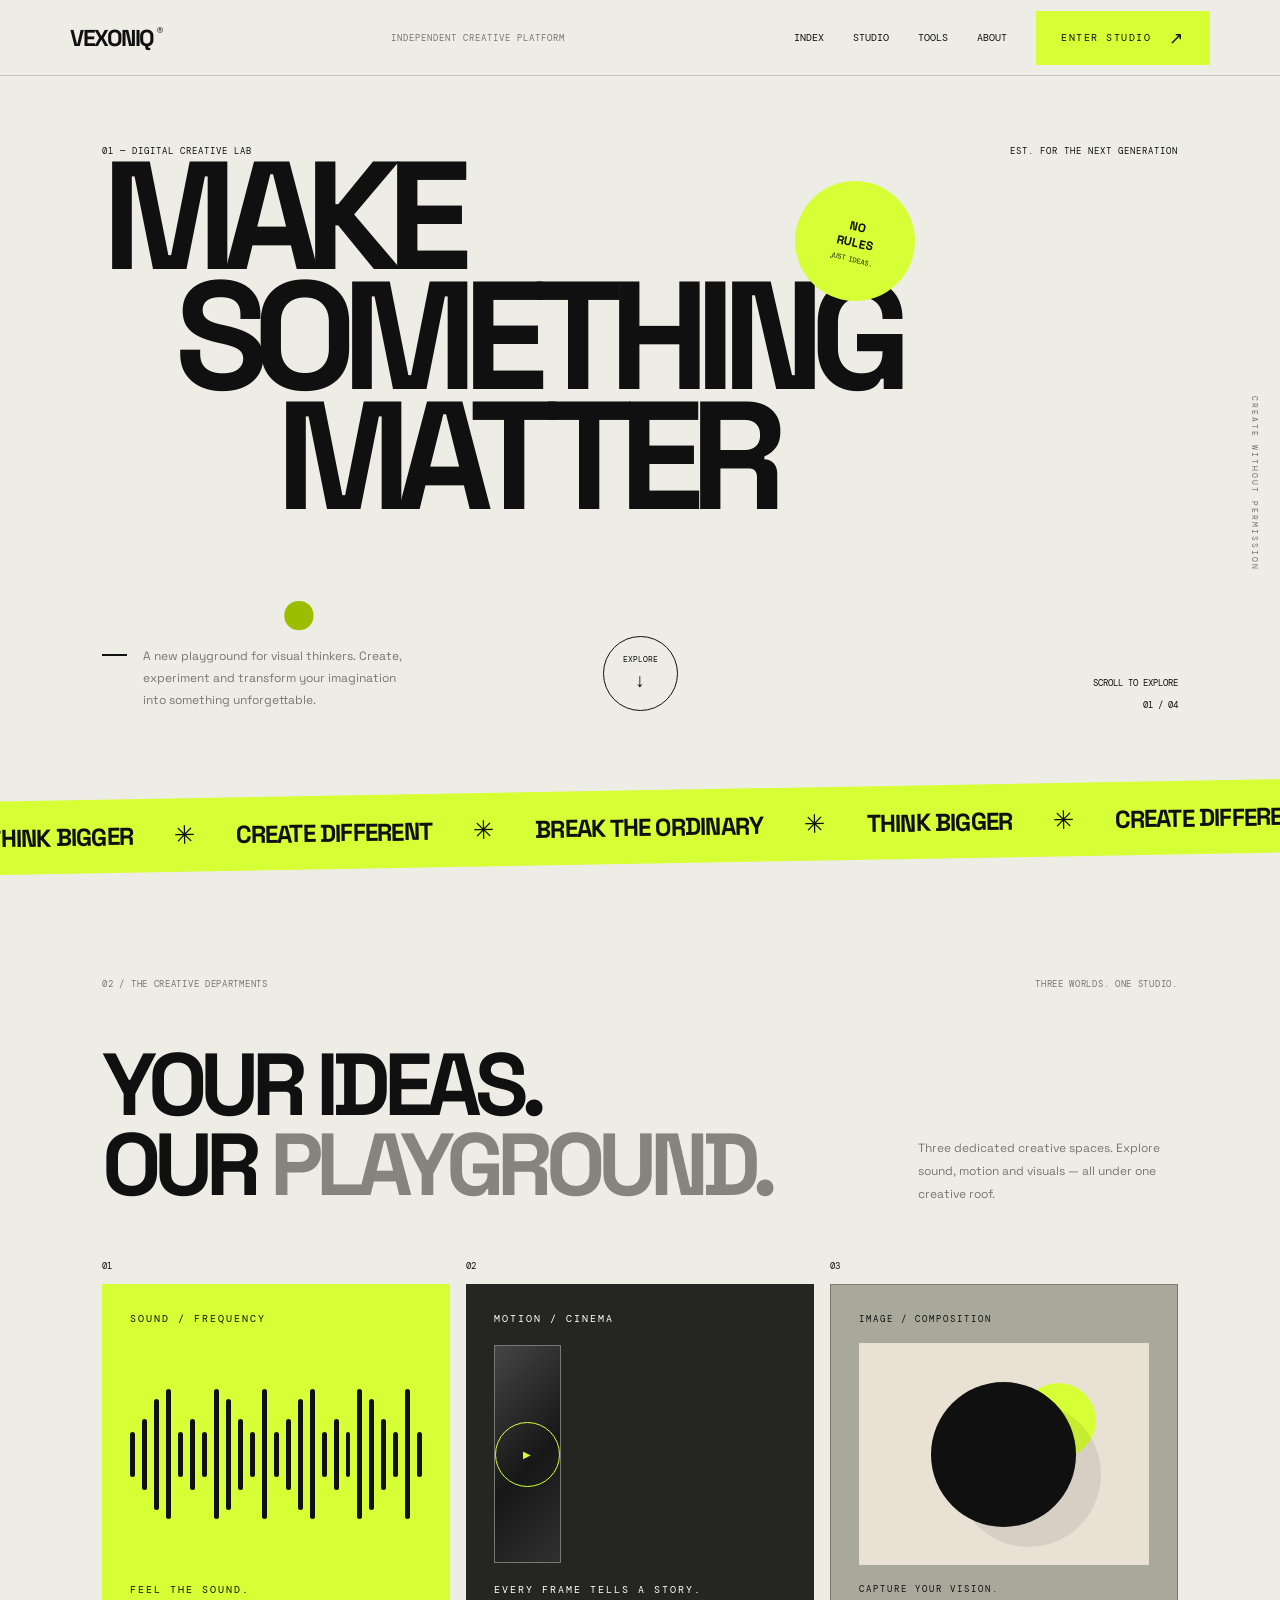
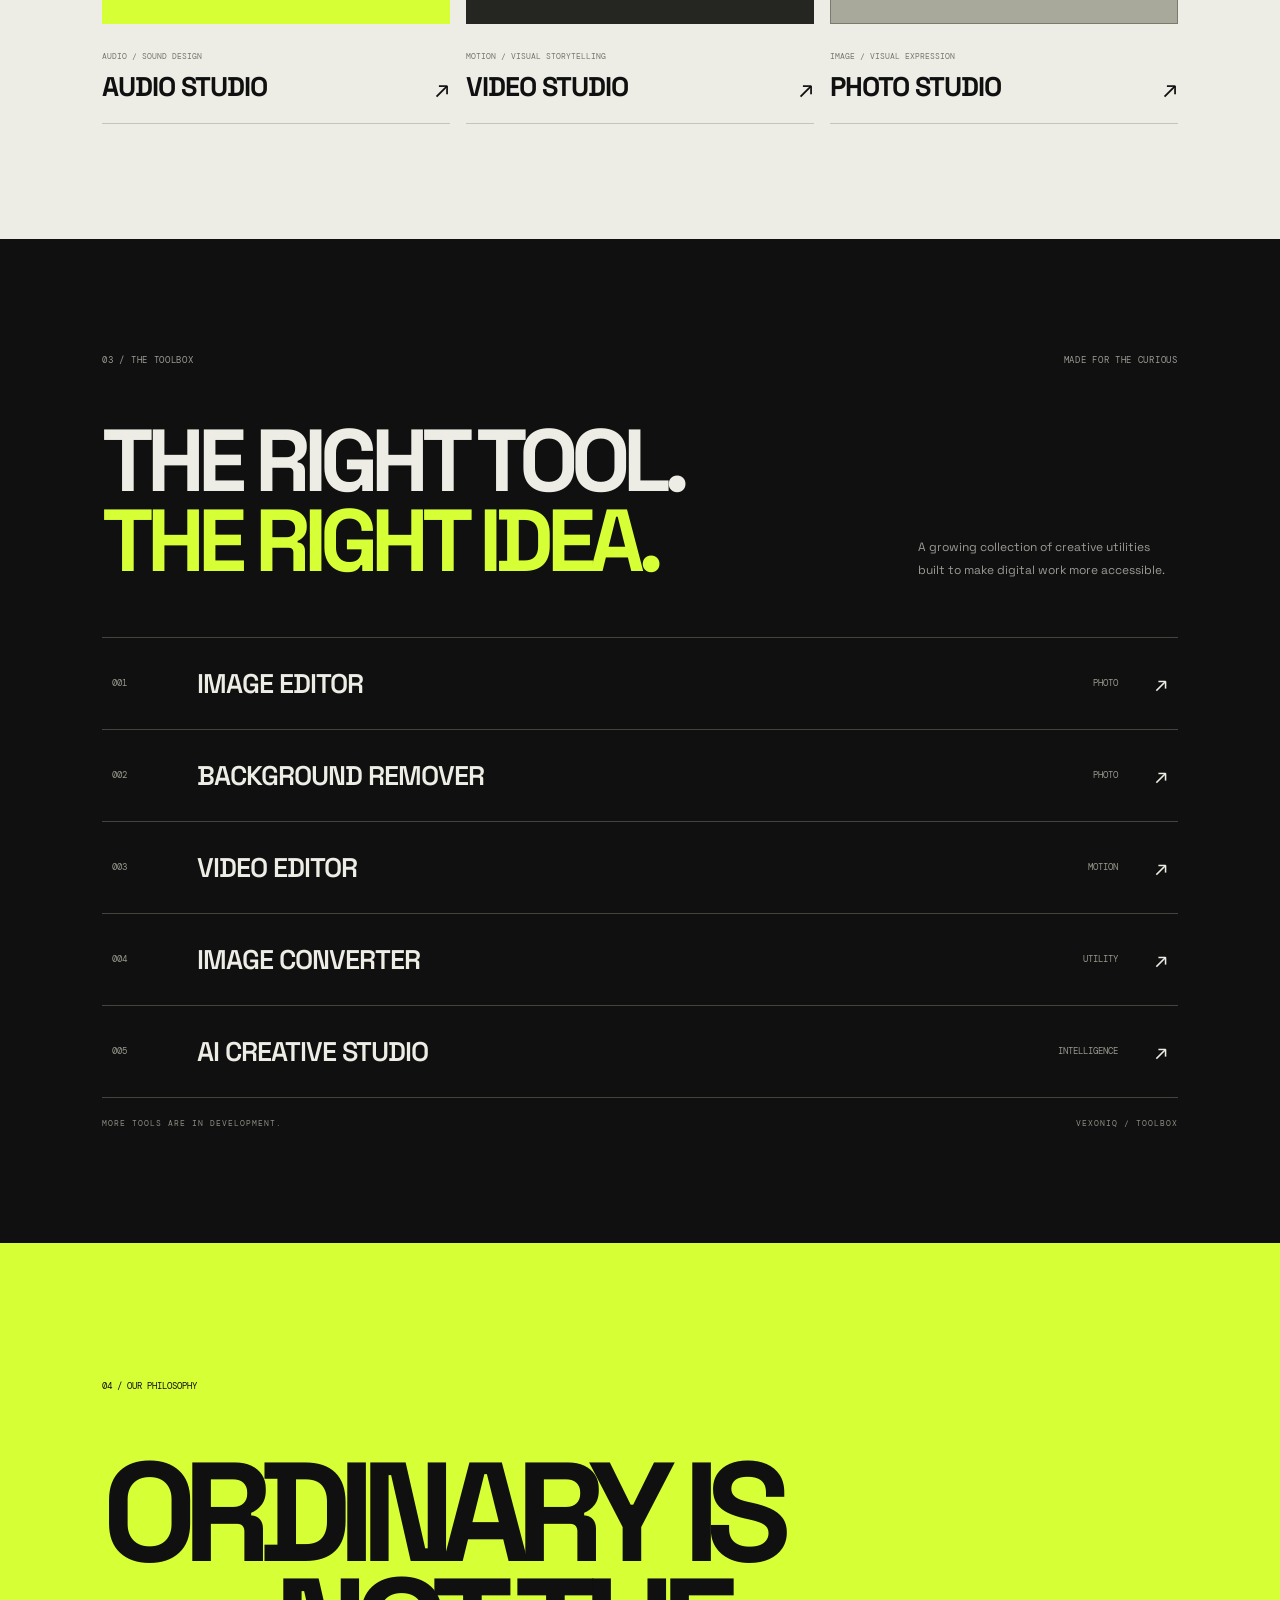
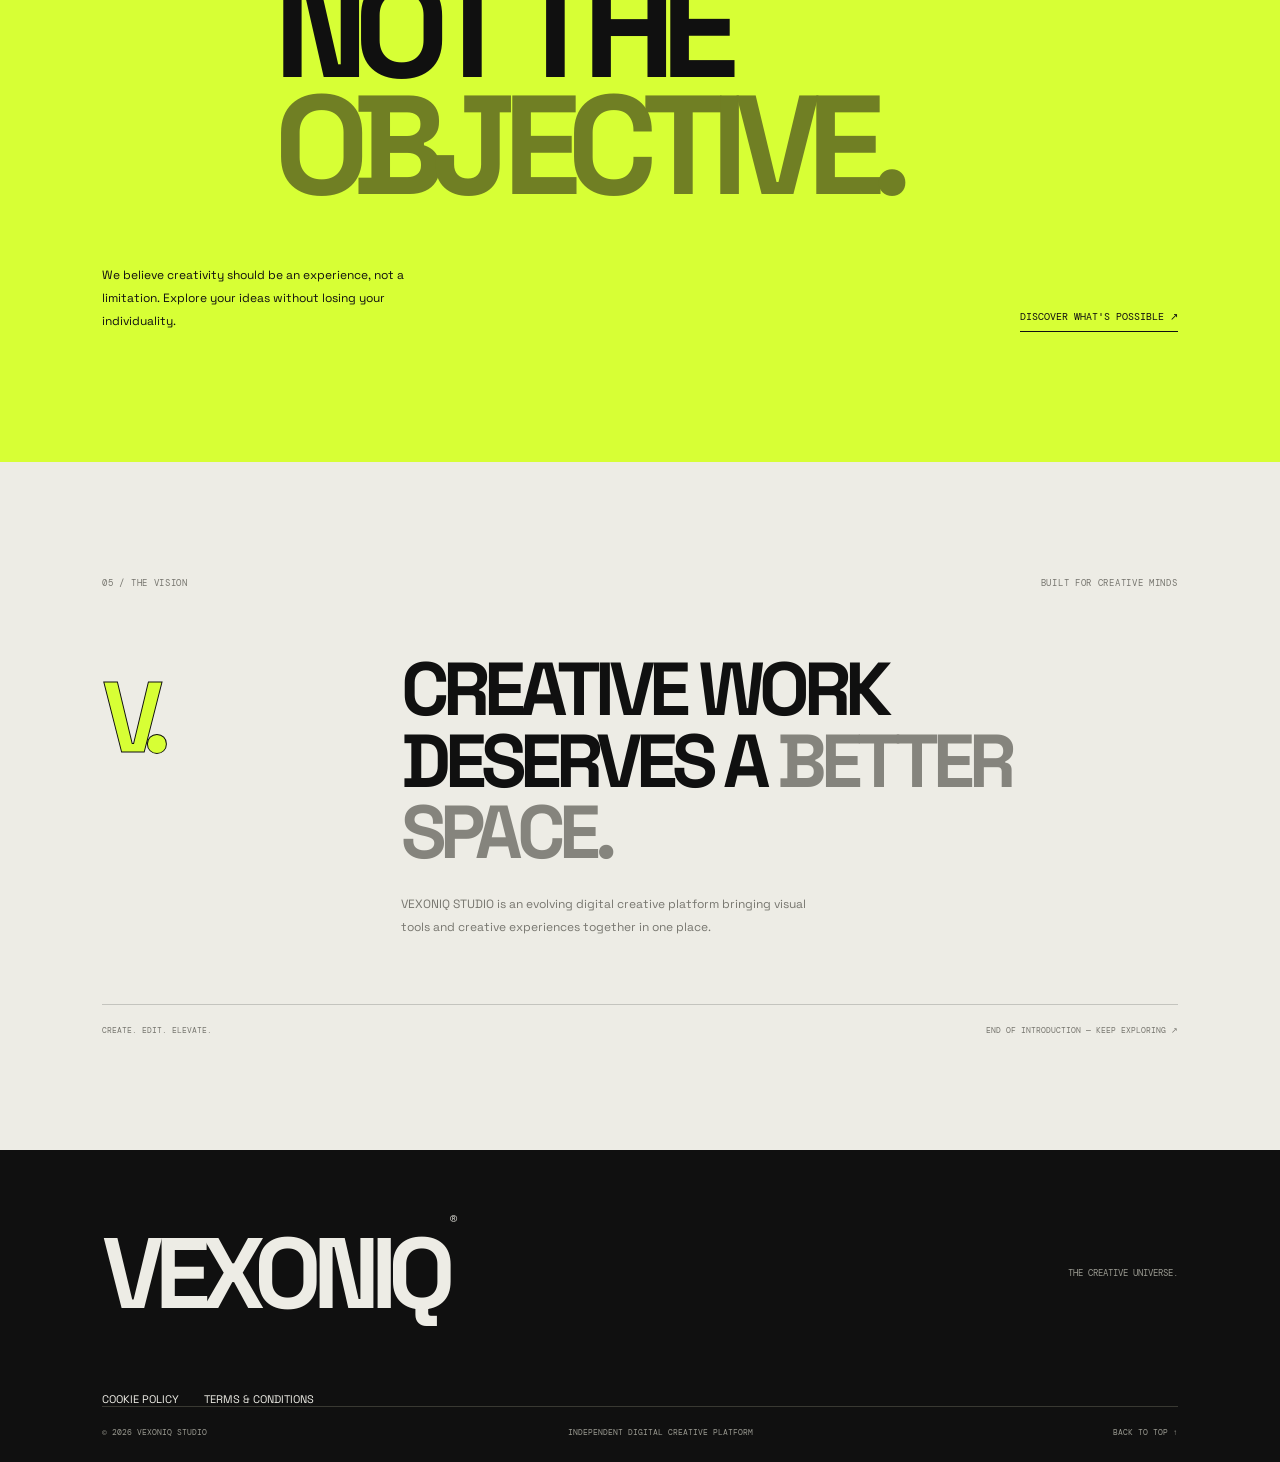
<file: index.html>
<!DOCTYPE html>
<html lang="en">
<head>
    <meta charset="UTF-8">
    <meta name="viewport" content="width=device-width, initial-scale=1.0">
    <meta name="theme-color" content="#EDECE5">

    <title>VEXONIQ — Creative Without Rules</title>
    <meta name="description" content="VEXONIQ is an independent digital creative studio for image, video and visual experiences.">

    <link rel="preconnect" href="https://fonts.googleapis.com">
    <link rel="preconnect" href="https://fonts.gstatic.com" crossorigin>
    <link href="https://fonts.googleapis.com/css2?family=DM+Mono:wght@400;500&family=Space+Grotesk:wght@400;500;600;700&display=swap" rel="stylesheet">

    <link rel="stylesheet" href="style.css">
</head>
<body>

    <!-- LOADER -->
    <div class="loader" id="loader">
        <div class="loader-inner">
            <span class="loader-logo">V.</span>
            <span class="loader-text">CREATIVE IN PROGRESS</span>
            <div class="loader-line"><span></span></div>
        </div>
    </div>

    <!-- HEADER -->
    <header class="header" id="header">
        <a href="#home" class="logo">VEXONIQ<span>®</span></a>

        <span class="header-location">INDEPENDENT CREATIVE PLATFORM</span>

        <button class="menu-button" id="menuButton" aria-label="Toggle menu">
            <span></span>
            <span></span>
        </button>

        <nav class="navigation" id="navigation">
            <a href="#home">INDEX</a>
            <a href="#studio">STUDIO</a>
            <a href="#tools">TOOLS</a>
            <a href="#about">ABOUT</a>
            <a href="login.html" class="nav-cta">
                <span>ENTER STUDIO</span>
                <span class="cta-arrow">↗</span>
            </a>
        </nav>
    </header>

    <main>

        <!-- HERO -->
        <section class="hero" id="home">

            <div class="hero-meta">
                <span>01 — DIGITAL CREATIVE LAB</span>
                <span>EST. FOR THE NEXT GENERATION</span>
            </div>

            <div class="hero-title-wrap">
                <h1>
                    MAKE
                    <span class="title-second">SOMETHING</span>
                    <span class="title-third">MATTER<span class="lime-dot">.</span></span>
                </h1>

                <div class="hero-sticker">
                    <span>NO</span>
                    <span>RULES</span>
                    <span>JUST IDEAS.</span>
                </div>
            </div>

            <div class="hero-bottom">
                <div class="hero-description">
                    <span class="vertical-line"></span>
                    <p>
                        A new playground for visual thinkers.
                        Create, experiment and transform your
                        imagination into something unforgettable.
                    </p>
                </div>

                <a href="#studio" class="round-link">
                    <span>EXPLORE</span>
                    <b>↓</b>
                </a>

                <div class="hero-index">
                    <span>SCROLL TO EXPLORE</span>
                    <span>01 / 04</span>
                </div>
            </div>

            <div class="hero-side-text">CREATE WITHOUT PERMISSION</div>

        </section>


        <!-- MARQUEE -->
        <section class="marquee">
            <div class="marquee-track">
                <span>THINK BIGGER</span>
                <i>✳</i>
                <span>CREATE DIFFERENT</span>
                <i>✳</i>
                <span>BREAK THE ORDINARY</span>
                <i>✳</i>
                <span>THINK BIGGER</span>
                <i>✳</i>
                <span>CREATE DIFFERENT</span>
                <i>✳</i>
            </div>
        </section>


        
<!-- STUDIO -->
<section class="studio section" id="studio">

    <div class="section-top">
        <span>02 / THE CREATIVE DEPARTMENTS</span>
        <span>THREE WORLDS. ONE STUDIO.</span>
    </div>

    <div class="studio-intro">
        <h2>YOUR IDEAS.<br>OUR <span>PLAYGROUND.</span></h2>
        <p>
            Three dedicated creative spaces.
            Explore sound, motion and visuals —
            all under one creative roof.
        </p>
    </div>

    <div class="department-list">

        
<!-- AUDIO STUDIO -->
<a href="audio.html" class="department department-audio">

    <span class="department-number">01</span>

    <div class="department-art audio-art">
        <div class="audio-art-inner">

            <span class="audio-label">SOUND / FREQUENCY</span>

            <div class="audio-wave">
                <i></i><i></i><i></i><i></i><i></i>
                <i></i><i></i><i></i><i></i><i></i>
                <i></i><i></i><i></i><i></i><i></i>
                <i></i><i></i><i></i><i></i><i></i>
                <i></i><i></i><i></i><i></i><i></i>
            </div>

            <span class="audio-caption">FEEL THE SOUND.</span>

        </div>
    </div>

    <div class="department-info">
        <div>
            <span>AUDIO / SOUND DESIGN</span>
            <h3>AUDIO STUDIO</h3>
        </div>

        <span class="department-arrow">↗</span>
    </div>

</a>

        
<!-- VIDEO STUDIO -->
<a href="video.html" class="department department-video">

    <span class="department-number">02</span>

    <div class="department-art video-art">
        <div class="video-art-inner">
            <span class="video-top-label">MOTION / CINEMA</span>

            <div class="video-frame">
                <span class="video-play">▶</span>
            </div>

            <span class="video-bottom-label">
                EVERY FRAME TELLS A STORY.
            </span>
        </div>
    </div>

    <div class="department-info">
        <div>
            <span>MOTION / VISUAL STORYTELLING</span>
            <h3>VIDEO STUDIO</h3>
        </div>
        <span class="department-arrow">↗</span>
    </div>

</a>


       <!-- PHOTO STUDIO -->
<a href="photo.html" class="department department-photo">

    <span class="department-number">03</span>

    <div class="department-art photo-art">
        <div class="photo-art-inner">
            <span class="photo-top-label">IMAGE / COMPOSITION</span>

            <div class="photo-art-frame">
                <div class="photo-art-circle"></div>
                <div class="photo-art-sun"></div>
            </div>

            <span class="photo-bottom-label">
                CAPTURE YOUR VISION.
            </span>
        </div>
    </div>

    <div class="department-info">
        <div>
            <span>IMAGE / VISUAL EXPRESSION</span>
            <h3>PHOTO STUDIO</h3>
        </div>
        <span class="department-arrow">↗</span>
    </div>

</a>

</div>

</section>


        <!-- TOOLS -->
        <section class="tools section" id="tools">

            <div class="section-top">
                <span>03 / THE TOOLBOX</span>
                <span>MADE FOR THE CURIOUS</span>
            </div>

            <div class="tools-heading">
                <h2>THE RIGHT TOOL.<br><span>THE RIGHT IDEA.</span></h2>
                <p>
                    A growing collection of creative utilities
                    built to make digital work more accessible.
                </p>
            </div>

            <div class="tool-list">

                <button class="tool-row" data-tool="Image Editor">
                    <span class="tool-id">001</span>
                    <span class="tool-name">IMAGE EDITOR</span>
                    <span class="tool-category">PHOTO</span>
                    <span class="tool-arrow">↗</span>
                </button>

                <button class="tool-row" data-tool="Background Remover">
                    <span class="tool-id">002</span>
                    <span class="tool-name">BACKGROUND REMOVER</span>
                    <span class="tool-category">PHOTO</span>
                    <span class="tool-arrow">↗</span>
                </button>

                <button class="tool-row" data-tool="Video Editor">
                    <span class="tool-id">003</span>
                    <span class="tool-name">VIDEO EDITOR</span>
                    <span class="tool-category">MOTION</span>
                    <span class="tool-arrow">↗</span>
                </button>

                <button class="tool-row" data-tool="Image Converter">
                    <span class="tool-id">004</span>
                    <span class="tool-name">IMAGE CONVERTER</span>
                    <span class="tool-category">UTILITY</span>
                    <span class="tool-arrow">↗</span>
                </button>

                <button class="tool-row" data-tool="AI Studio">
                    <span class="tool-id">005</span>
                    <span class="tool-name">AI CREATIVE STUDIO</span>
                    <span class="tool-category">INTELLIGENCE</span>
                    <span class="tool-arrow">↗</span>
                </button>

            </div>

            <div class="tools-footer">
                <span>MORE TOOLS ARE IN DEVELOPMENT.</span>
                <span>VEXONIQ / TOOLBOX</span>
            </div>

        </section>


        <!-- STATEMENT -->
        <section class="statement">

            <span class="statement-label">04 / OUR PHILOSOPHY</span>

            <h2>
                ORDINARY IS
                <span>NOT THE</span>
                <span class="statement-highlight">OBJECTIVE.</span>
            </h2>

            <div class="statement-bottom">
                <p>
                    We believe creativity should be an experience,
                    not a limitation. Explore your ideas without
                    losing your individuality.
                </p>

                <a href="#tools" class="statement-link">
                    DISCOVER WHAT'S POSSIBLE ↗
                </a>
            </div>

        </section>


        <!-- ABOUT -->
        <section class="about section" id="about">

            <div class="section-top">
                <span>05 / THE VISION</span>
                <span>BUILT FOR CREATIVE MINDS</span>
            </div>

            <div class="about-content">
                <div class="about-symbol">V.</div>

                <div>
                    <h2>CREATIVE WORK<br>DESERVES A <span>BETTER SPACE.</span></h2>

                    <p>
                        VEXONIQ STUDIO is an evolving digital creative
                        platform bringing visual tools and creative
                        experiences together in one place.
                    </p>
                </div>
            </div>

            <div class="about-bottom">
                <span>CREATE. EDIT. ELEVATE.</span>
                <span>END OF INTRODUCTION — KEEP EXPLORING ↗</span>
            </div>

        </section>

    </main>


    <!-- FOOTER -->
    <footer class="footer">

        <div class="footer-top">
            <a href="#home" class="footer-logo">VEXONIQ<span>®</span></a>
            <span>THE CREATIVE UNIVERSE.</span>
        </div>

        <div class="footer-legal-links">
            <a href="cookies.html">COOKIE POLICY</a>
            <a href="terms.html">TERMS & CONDITIONS</a>
        </div>

        <div class="footer-bottom">
            <span>© <span id="year"></span> VEXONIQ STUDIO</span>
            <span>INDEPENDENT DIGITAL CREATIVE PLATFORM</span>
            <a href="#home">BACK TO TOP ↑</a>
        </div>

    </footer>


    <!-- TOAST -->
    <div class="toast" id="toast" role="status" aria-live="polite"></div>

    <script src="script.js"></script>

</body>
</html>
</file>
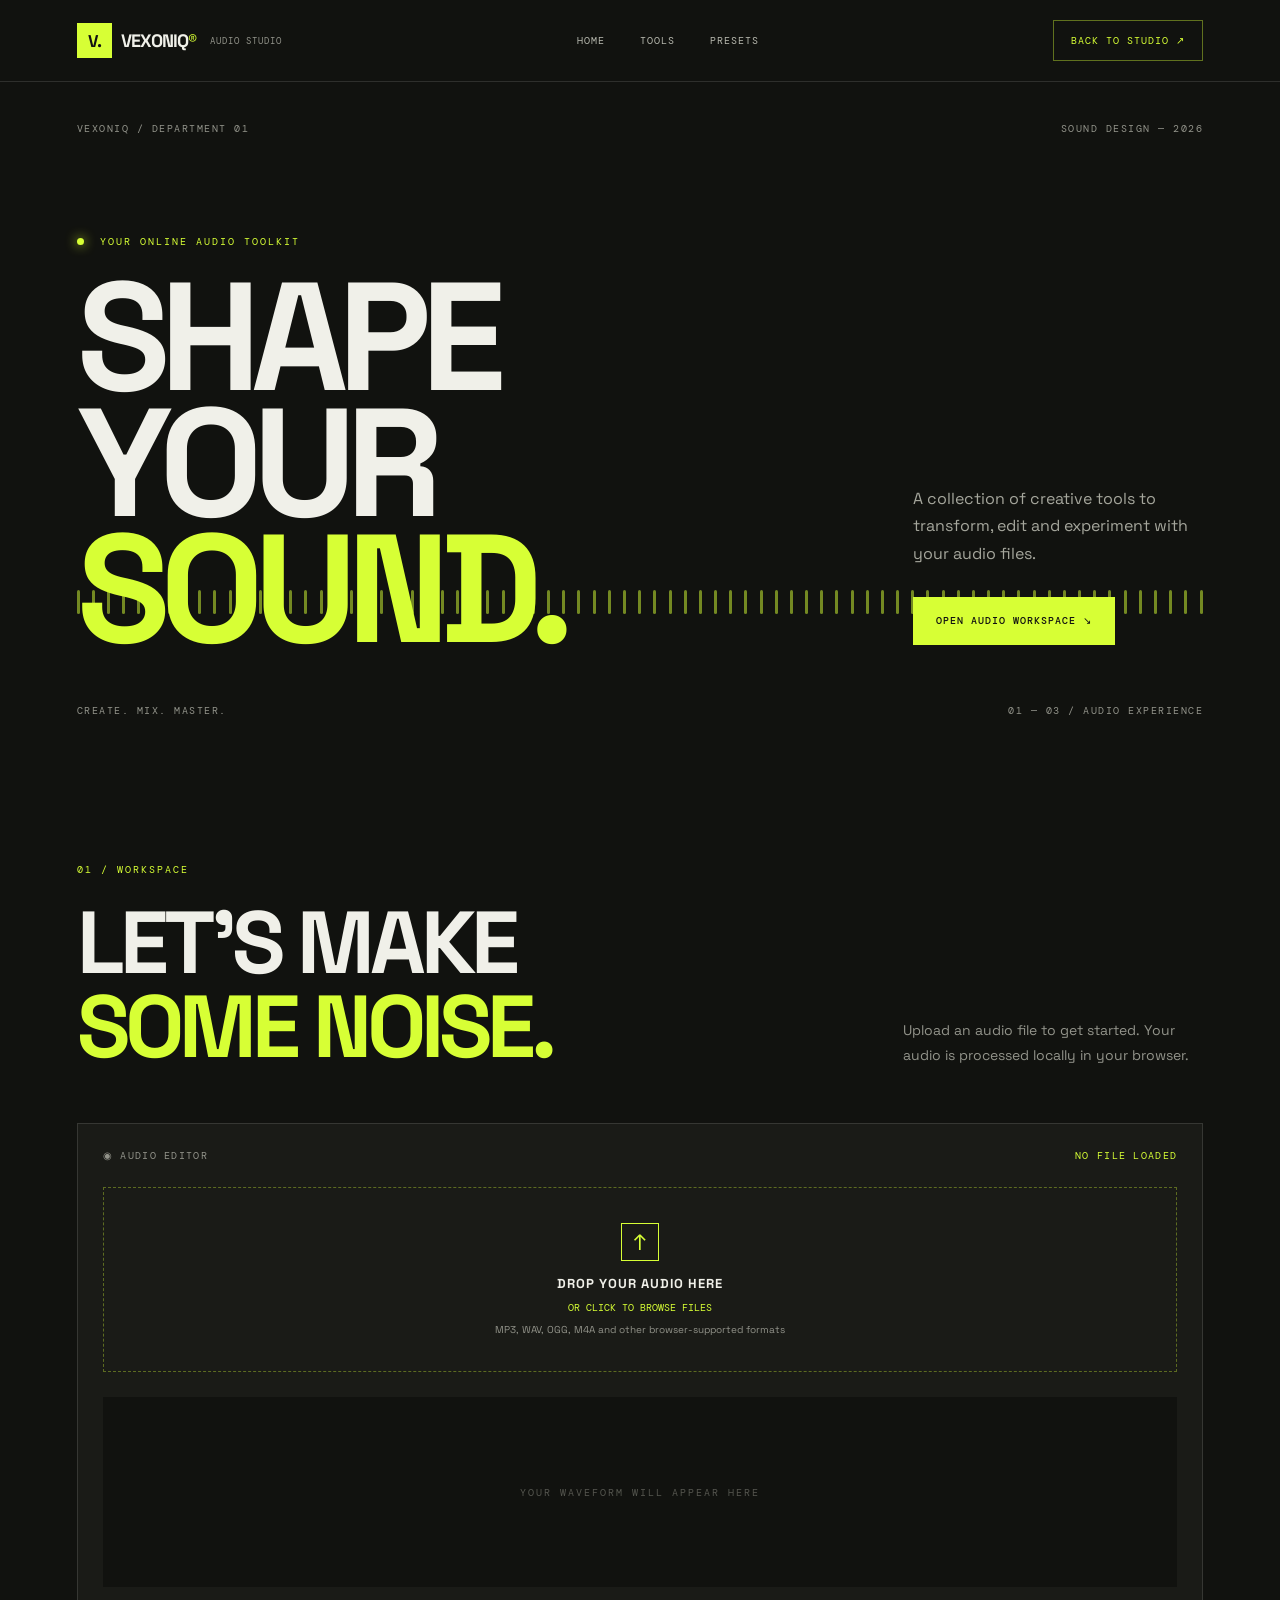
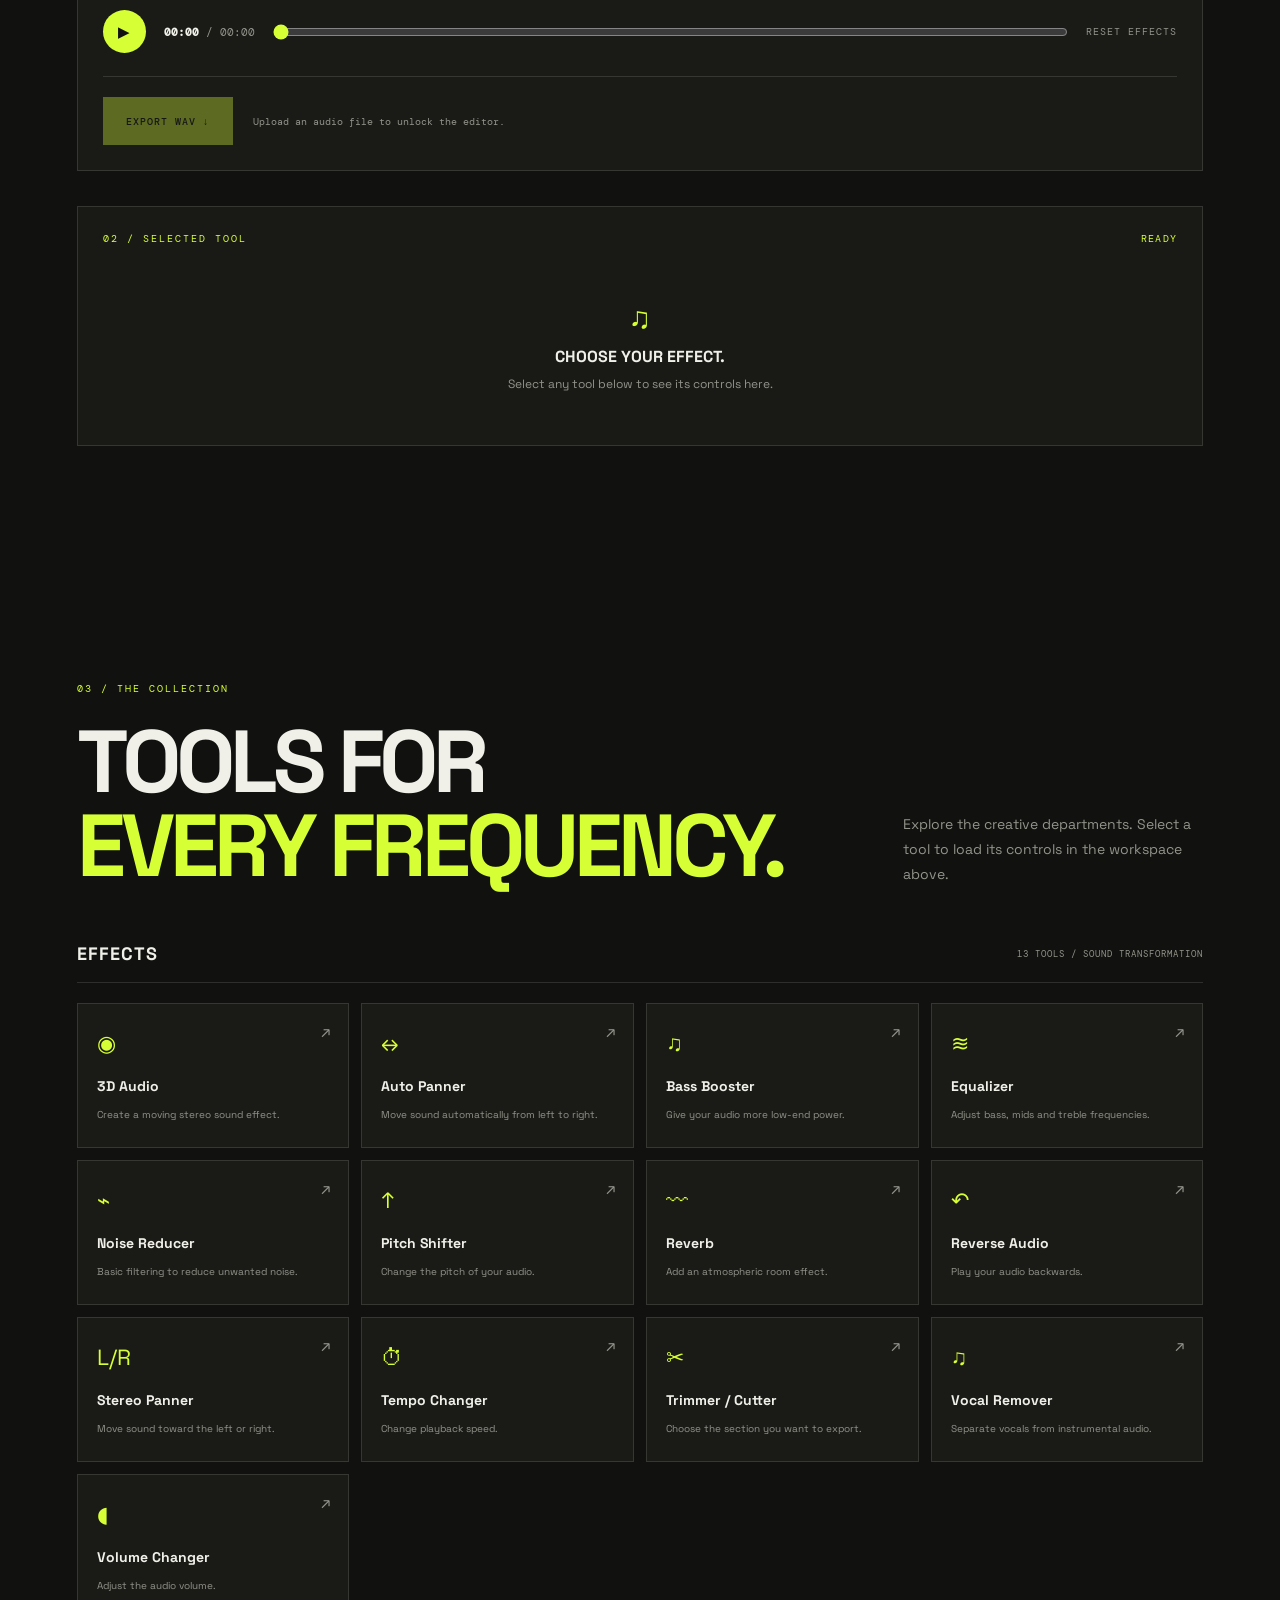
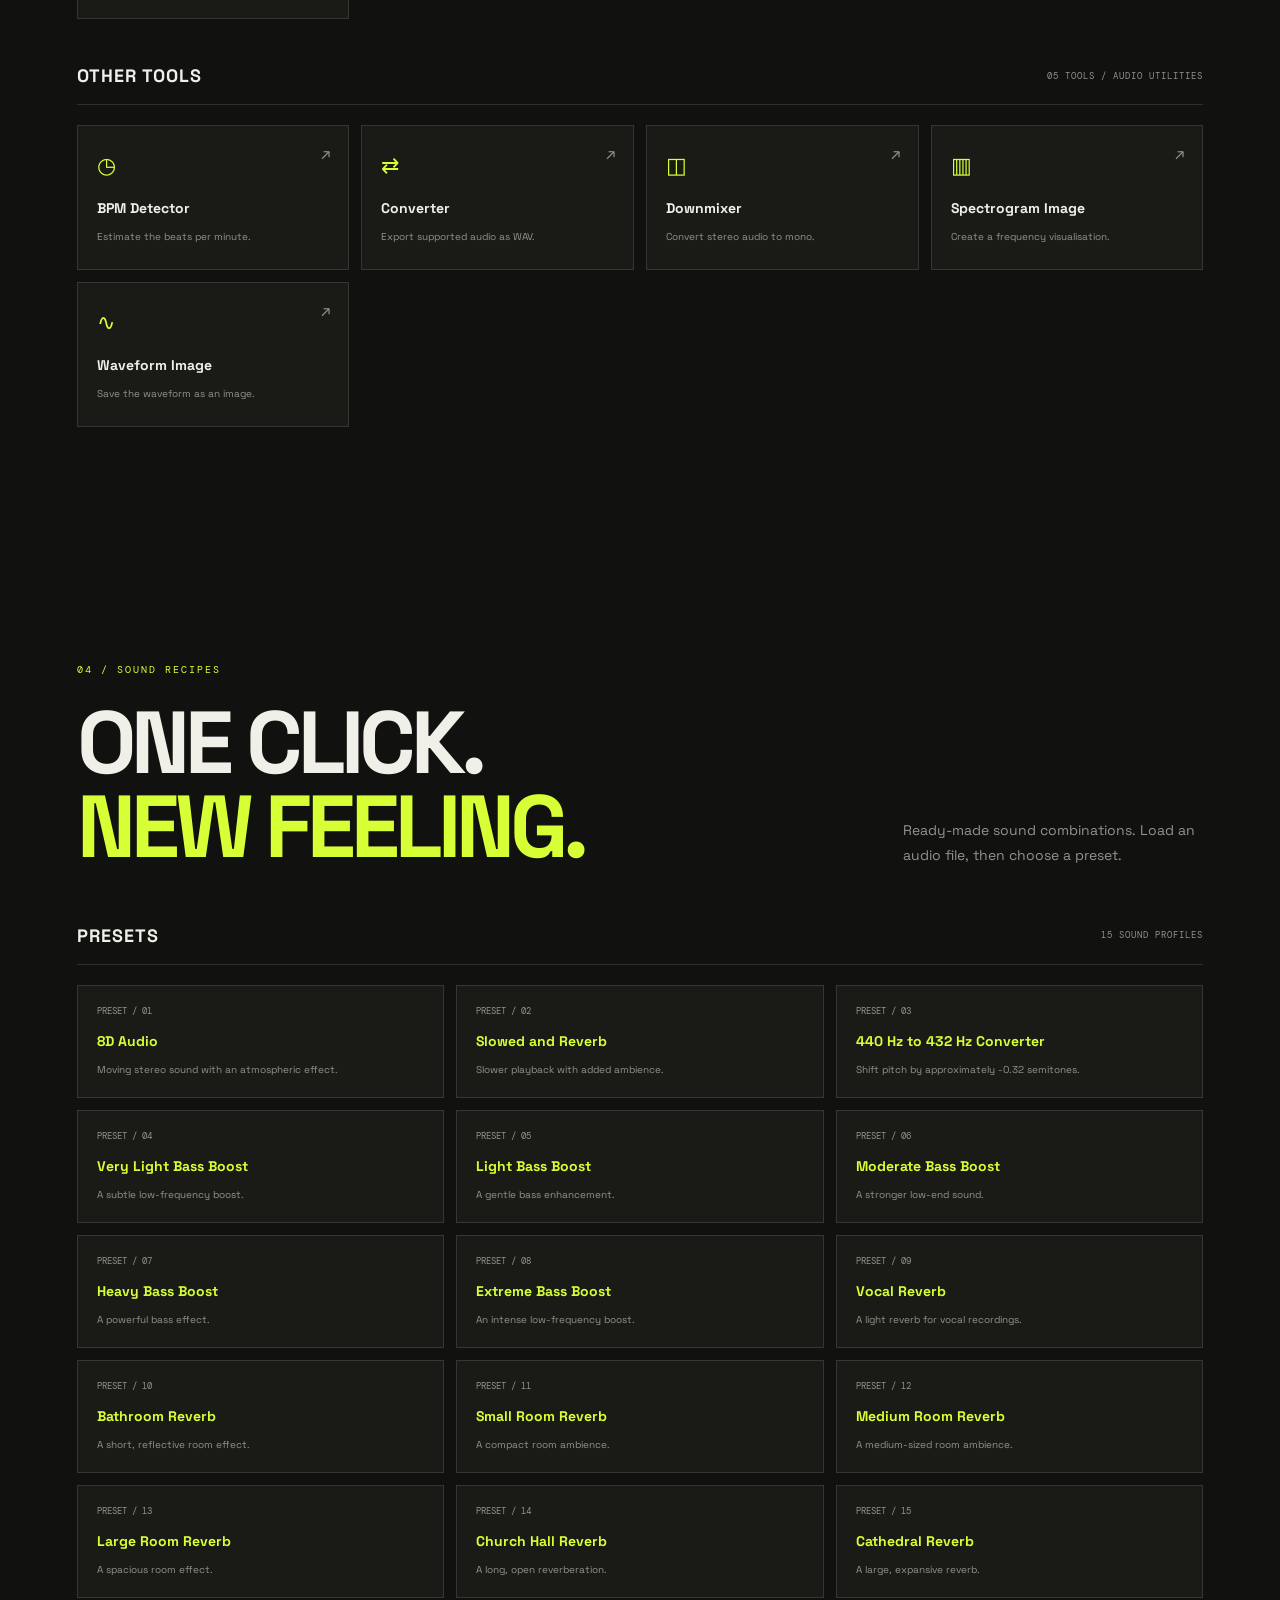
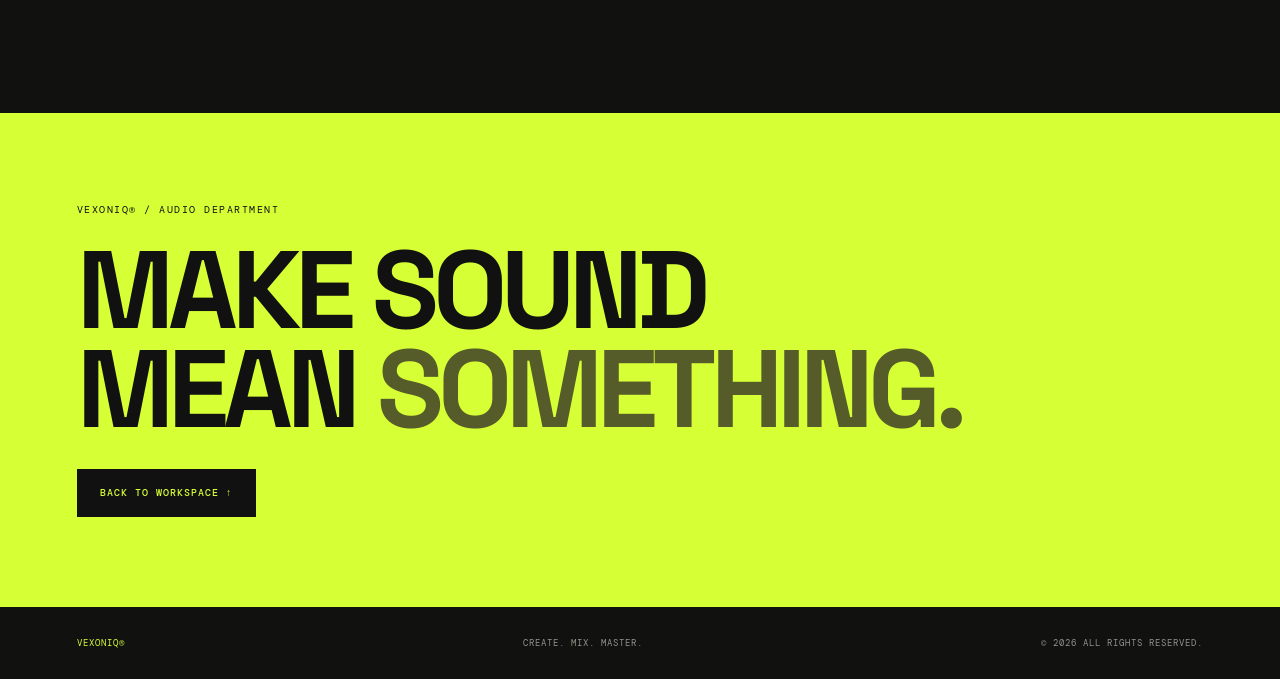
<file: audio.html>
<!DOCTYPE html>
<html lang="en">
<head>
    <meta charset="UTF-8">
    <meta name="viewport" content="width=device-width, initial-scale=1.0">
    <meta name="theme-color" content="#11120f">
    <meta name="description" content="VEXONIQ Audio Studio — your online audio toolkit. Create, mix, shape and transform sound.">
    <title>Audio Studio | VEXONIQ</title>
    <link rel="stylesheet" href="audio.css">
</head>
<body>

<header class="topbar">
    <a href="index.html" class="brand">
        <span class="brand-mark">V.</span>
        <span>VEXONIQ<span class="brand-light">®</span></span>
        <small>AUDIO STUDIO</small>
    </a>

    <nav class="top-nav">
        <a href="index.html">HOME</a>
        <a href="#toolkit">TOOLS</a>
        <a href="#presets">PRESETS</a>
    </nav>

    <a href="index.html" class="back-link">BACK TO STUDIO ↗</a>
</header>

<main>
    <section class="hero">
        <div class="hero-meta">
            <span>VEXONIQ / DEPARTMENT 01</span>
            <span>SOUND DESIGN — 2026</span>
        </div>

        <div class="hero-content">
            <div>
                <p class="eyebrow"><span class="live-dot"></span> YOUR ONLINE AUDIO TOOLKIT</p>
                <h1>SHAPE<br>YOUR <em>SOUND.</em></h1>
            </div>
            <div class="hero-description">
                <p>A collection of creative tools to transform, edit and experiment with your audio files.</p>
                <a href="#workspace" class="lime-button">OPEN AUDIO WORKSPACE ↘</a>
            </div>
        </div>

        <div class="hero-wave" aria-hidden="true">
            <span></span><span></span><span></span><span></span><span></span>
            <span></span><span></span><span></span><span></span><span></span>
            <span></span><span></span><span></span><span></span><span></span>
            <span></span><span></span><span></span><span></span><span></span>
            <span></span><span></span><span></span><span></span><span></span>
            <span></span><span></span><span></span><span></span><span></span>
            <span></span><span></span><span></span><span></span><span></span>
            <span></span><span></span><span></span><span></span><span></span>
            <span></span><span></span><span></span><span></span><span></span>
            <span></span><span></span><span></span><span></span><span></span>
            <span></span><span></span><span></span><span></span><span></span>
            <span></span><span></span><span></span><span></span><span></span>
            <span></span><span></span><span></span><span></span><span></span>
            <span></span><span></span><span></span><span></span><span></span>
            <span></span><span></span><span></span><span></span><span></span>
        </div>

        <div class="hero-bottom">
            <span>CREATE. MIX. MASTER.</span>
            <span>01 — 03 / AUDIO EXPERIENCE</span>
        </div>
    </section>

    <section class="workspace section" id="workspace">
        <div class="section-heading">
            <div>
                <span class="section-index">01 / WORKSPACE</span>
                <h2>LET'S MAKE<br><em>SOME NOISE.</em></h2>
            </div>
            <p>Upload an audio file to get started. Your audio is processed locally in your browser.</p>
        </div>

        <div class="editor-panel">
            <div class="editor-topline">
                <span>◉ AUDIO EDITOR</span>
                <span id="fileStatus">NO FILE LOADED</span>
            </div>

            <label class="upload-area" id="uploadArea" for="audioInput">
                <input type="file" id="audioInput" accept="audio/*">
                <span class="upload-icon">↑</span>
                <strong>DROP YOUR AUDIO HERE</strong>
                <span>OR CLICK TO BROWSE FILES</span>
                <small>MP3, WAV, OGG, M4A and other browser-supported formats</small>
            </label>

            <div class="audio-details hidden" id="audioDetails">
                <div class="file-info">
                    <span class="file-symbol">♫</span>
                    <div>
                        <strong id="fileName">Audio file</strong>
                        <small id="fileMeta">0:00 · 0 Hz</small>
                    </div>
                </div>
                <button class="text-button" id="removeAudio">REMOVE FILE ×</button>
            </div>

            <div class="waveform-wrap">
                <canvas id="waveform" width="1200" height="190"></canvas>
                <div class="wave-placeholder" id="wavePlaceholder">YOUR WAVEFORM WILL APPEAR HERE</div>
            </div>

            <div class="player-controls">
                <button class="round-control" id="playButton" aria-label="Play audio">▶</button>
                <div class="time-display">
                    <strong id="currentTime">00:00</strong>
                    <span>/</span>
                    <span id="duration">00:00</span>
                </div>
                <input type="range" id="seekBar" min="0" max="100" value="0">
                <button class="text-button" id="resetButton">RESET EFFECTS</button>
            </div>

            <div class="editor-actions">
                <button class="lime-button" id="exportButton" disabled>EXPORT WAV ↓</button>
                <span id="editorMessage">Upload an audio file to unlock the editor.</span>
            </div>
        </div>

        <div class="effect-workspace">
            <div class="effect-heading">
                <span class="section-index">02 / SELECTED TOOL</span>
                <span class="effect-status" id="effectStatus">READY</span>
            </div>

            <div class="effect-controls" id="effectControls">
                <div class="empty-controls">
                    <span>♫</span>
                    <h3>CHOOSE YOUR EFFECT.</h3>
                    <p>Select any tool below to see its controls here.</p>
                </div>
            </div>
        </div>
    </section>

    <section class="toolkit section" id="toolkit">
        <div class="section-heading">
            <div>
                <span class="section-index">03 / THE COLLECTION</span>
                <h2>TOOLS FOR<br><em>EVERY FREQUENCY.</em></h2>
            </div>
            <p>Explore the creative departments. Select a tool to load its controls in the workspace above.</p>
        </div>

        <div class="category-heading">
            <h3>EFFECTS</h3>
            <span>13 TOOLS / SOUND TRANSFORMATION</span>
        </div>
        <div class="tool-grid" id="effectsGrid"></div>

        <div class="category-heading">
            <h3>OTHER TOOLS</h3>
            <span>05 TOOLS / AUDIO UTILITIES</span>
        </div>
        <div class="tool-grid" id="otherGrid"></div>
    </section>

    <section class="presets section" id="presets">
        <div class="section-heading">
            <div>
                <span class="section-index">04 / SOUND RECIPES</span>
                <h2>ONE CLICK.<br><em>NEW FEELING.</em></h2>
            </div>
            <p>Ready-made sound combinations. Load an audio file, then choose a preset.</p>
        </div>

        <div class="category-heading">
            <h3>PRESETS</h3>
            <span>15 SOUND PROFILES</span>
        </div>
        <div class="preset-grid" id="presetsGrid"></div>
    </section>

    <section class="final-note">
        <span>VEXONIQ® / AUDIO DEPARTMENT</span>
        <h2>MAKE SOUND<br>MEAN <em>SOMETHING.</em></h2>
        <a href="#workspace" class="lime-button">BACK TO WORKSPACE ↑</a>
    </section>
</main>

<footer>
    <a href="index.html">VEXONIQ®</a>
    <span>CREATE. MIX. MASTER.</span>
    <span>© <span id="year"></span> ALL RIGHTS RESERVED.</span>
</footer>

<div class="toast" id="toast" role="status"></div>

<script src="audio.js"></script>
</body>
</html>
</file>
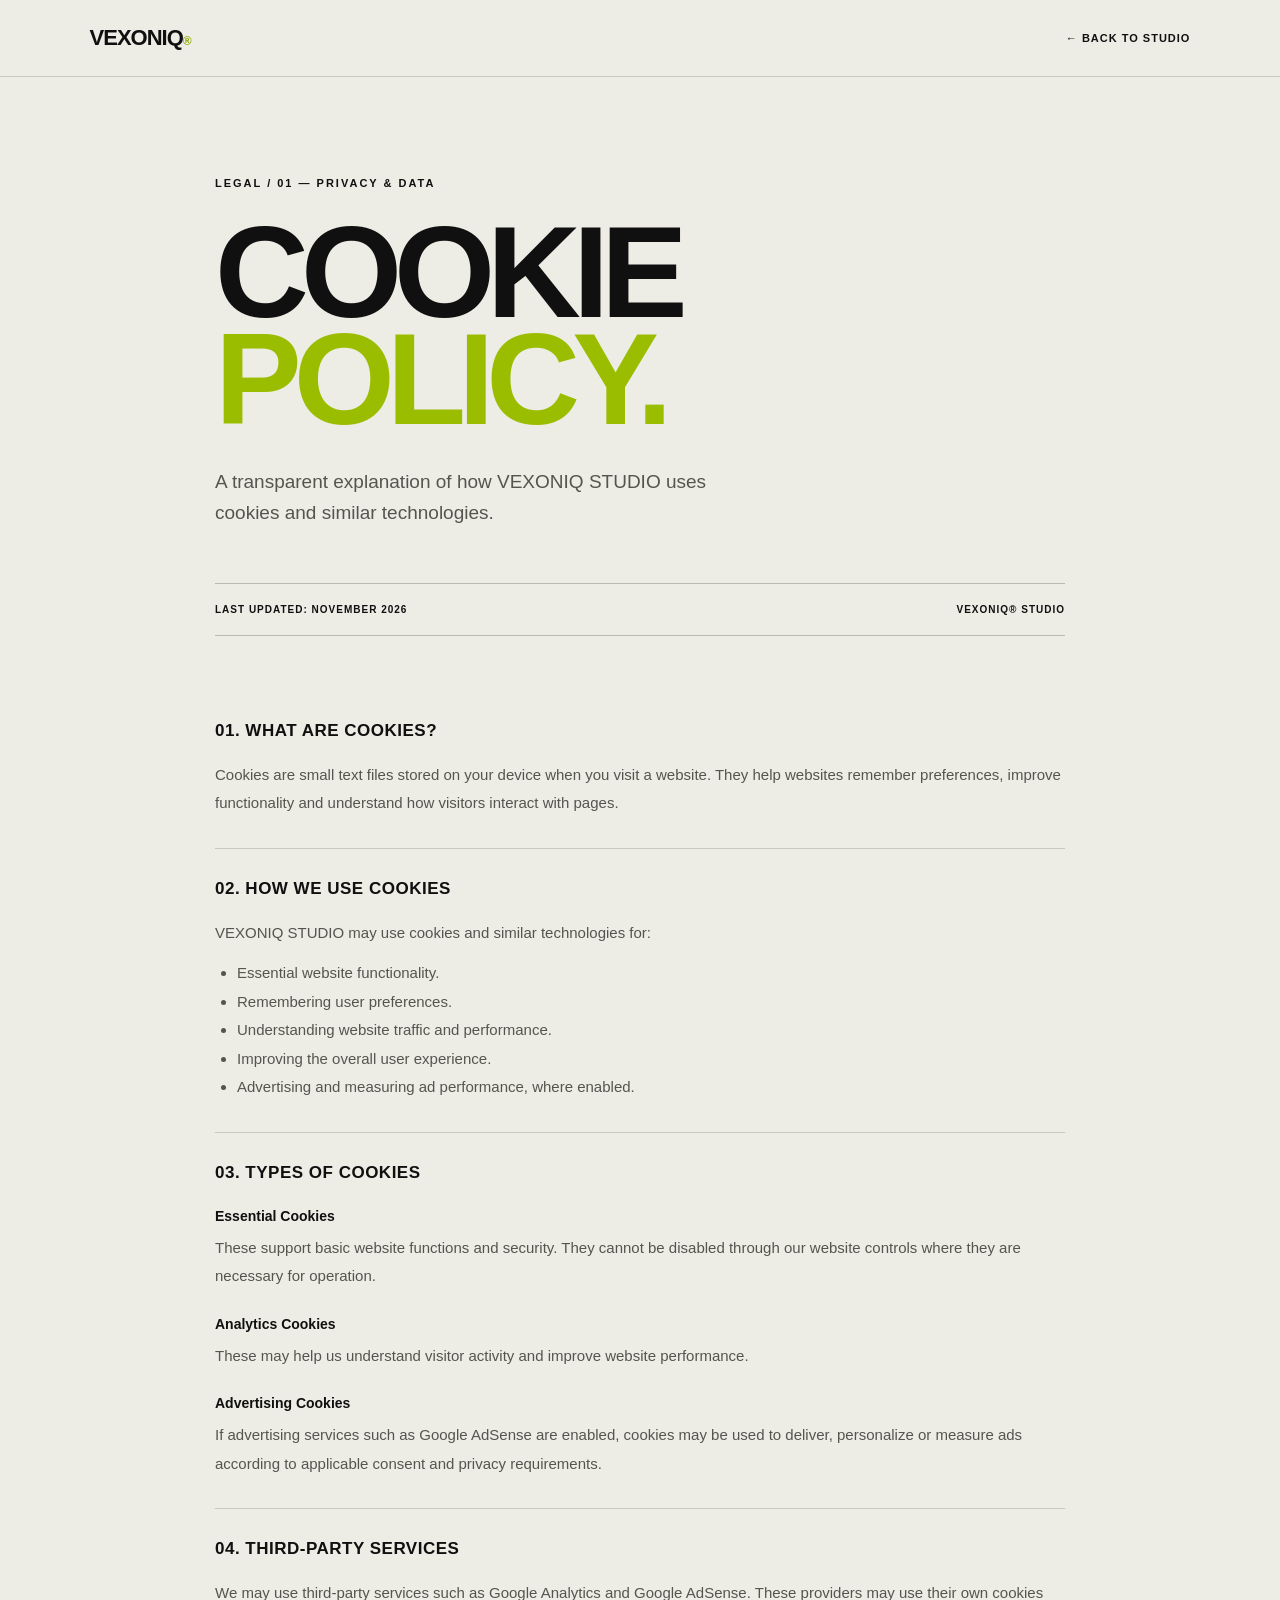
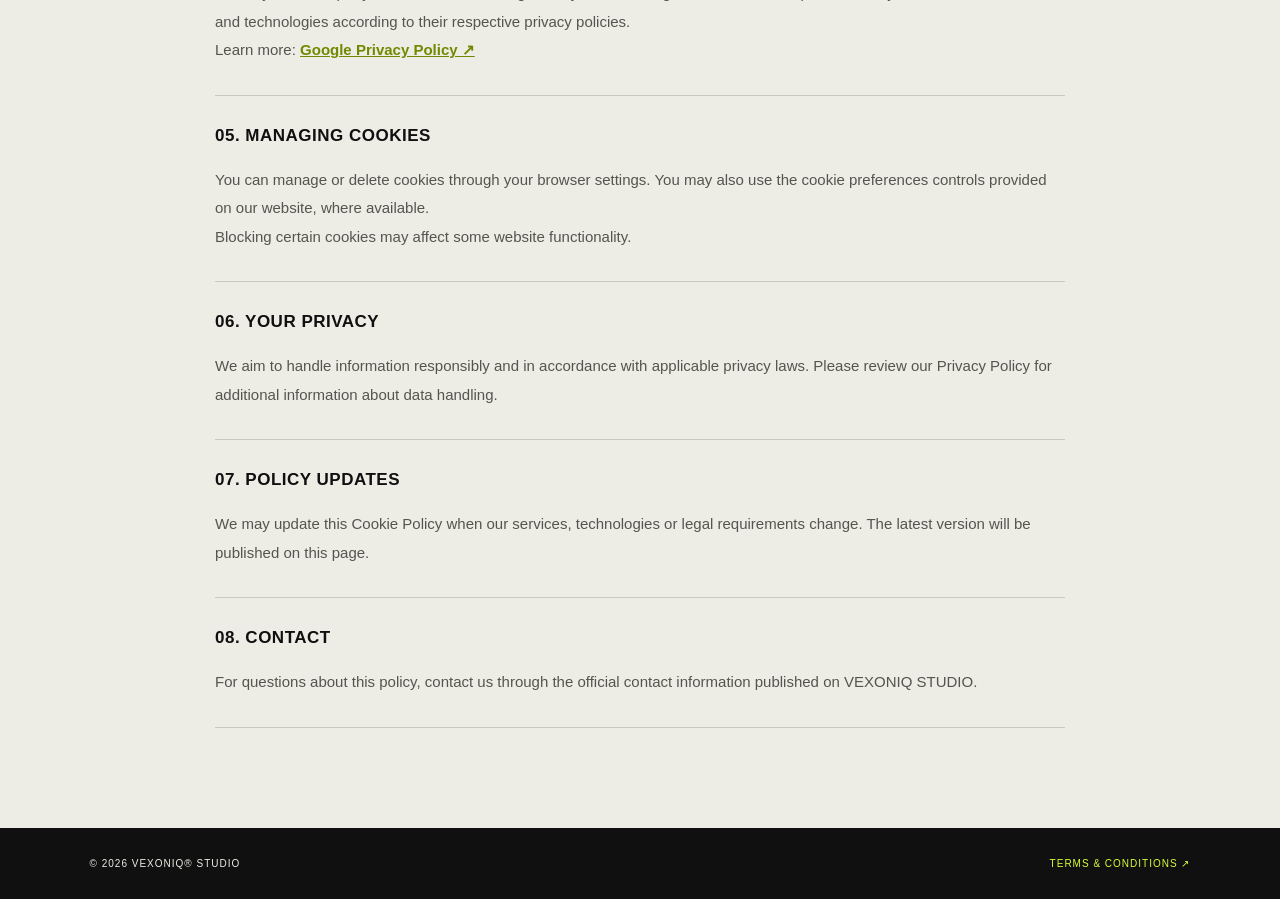
<file: cookies.html>
<!DOCTYPE html>
<html lang="en">
<head>
    <meta charset="UTF-8">
    <meta name="viewport" content="width=device-width, initial-scale=1.0">
    <meta name="theme-color" content="#EDECE5">
    <title>Cookie Policy | VEXONIQ STUDIO</title>
    <link rel="stylesheet" href="cookies.css">
</head>
<body>

<header class="legal-nav">
    <a href="index.html" class="logo">VEXONIQ<span>®</span></a>
    <a href="index.html" class="back-link">← BACK TO STUDIO</a>
</header>

<main class="legal-container">

    <div class="legal-eyebrow">LEGAL / 01 — PRIVACY & DATA</div>

    <h1>COOKIE<br><span>POLICY.</span></h1>

    <p class="legal-intro">
        A transparent explanation of how VEXONIQ STUDIO
        uses cookies and similar technologies.
    </p>

    <div class="legal-meta">
        <span>LAST UPDATED: NOVEMBER 2026</span>
        <span>VEXONIQ® STUDIO</span>
    </div>

    <section>
        <h2>01. WHAT ARE COOKIES?</h2>
        <p>
            Cookies are small text files stored on your device when
            you visit a website. They help websites remember
            preferences, improve functionality and understand
            how visitors interact with pages.
        </p>
    </section>

    <section>
        <h2>02. HOW WE USE COOKIES</h2>
        <p>VEXONIQ STUDIO may use cookies and similar technologies for:</p>
        <ul>
            <li>Essential website functionality.</li>
            <li>Remembering user preferences.</li>
            <li>Understanding website traffic and performance.</li>
            <li>Improving the overall user experience.</li>
            <li>Advertising and measuring ad performance, where enabled.</li>
        </ul>
    </section>

    <section>
        <h2>03. TYPES OF COOKIES</h2>

        <h3>Essential Cookies</h3>
        <p>
            These support basic website functions and security.
            They cannot be disabled through our website controls
            where they are necessary for operation.
        </p>

        <h3>Analytics Cookies</h3>
        <p>
            These may help us understand visitor activity and
            improve website performance.
        </p>

        <h3>Advertising Cookies</h3>
        <p>
            If advertising services such as Google AdSense are enabled,
            cookies may be used to deliver, personalize or measure ads
            according to applicable consent and privacy requirements.
        </p>
    </section>

    <section>
        <h2>04. THIRD-PARTY SERVICES</h2>
        <p>
            We may use third-party services such as Google Analytics
            and Google AdSense. These providers may use their own
            cookies and technologies according to their respective
            privacy policies.
        </p>
        <p>
            Learn more:
            <a href="https://policies.google.com/privacy" target="_blank" rel="noopener">
                Google Privacy Policy ↗
            </a>
        </p>
    </section>

    <section>
        <h2>05. MANAGING COOKIES</h2>
        <p>
            You can manage or delete cookies through your browser
            settings. You may also use the cookie preferences
            controls provided on our website, where available.
        </p>
        <p>
            Blocking certain cookies may affect some website
            functionality.
        </p>
    </section>

    <section>
        <h2>06. YOUR PRIVACY</h2>
        <p>
            We aim to handle information responsibly and in
            accordance with applicable privacy laws. Please review
            our Privacy Policy for additional information about
            data handling.
        </p>
    </section>

    <section>
        <h2>07. POLICY UPDATES</h2>
        <p>
            We may update this Cookie Policy when our services,
            technologies or legal requirements change. The latest
            version will be published on this page.
        </p>
    </section>

    <section>
        <h2>08. CONTACT</h2>
        <p>
            For questions about this policy, contact us through
            the official contact information published on
            VEXONIQ STUDIO.
        </p>
    </section>

</main>

<footer class="legal-footer">
    <span>© 2026 VEXONIQ® STUDIO</span>
    <a href="terms.html">TERMS & CONDITIONS ↗</a>
</footer>

</body>
</html>
</file>
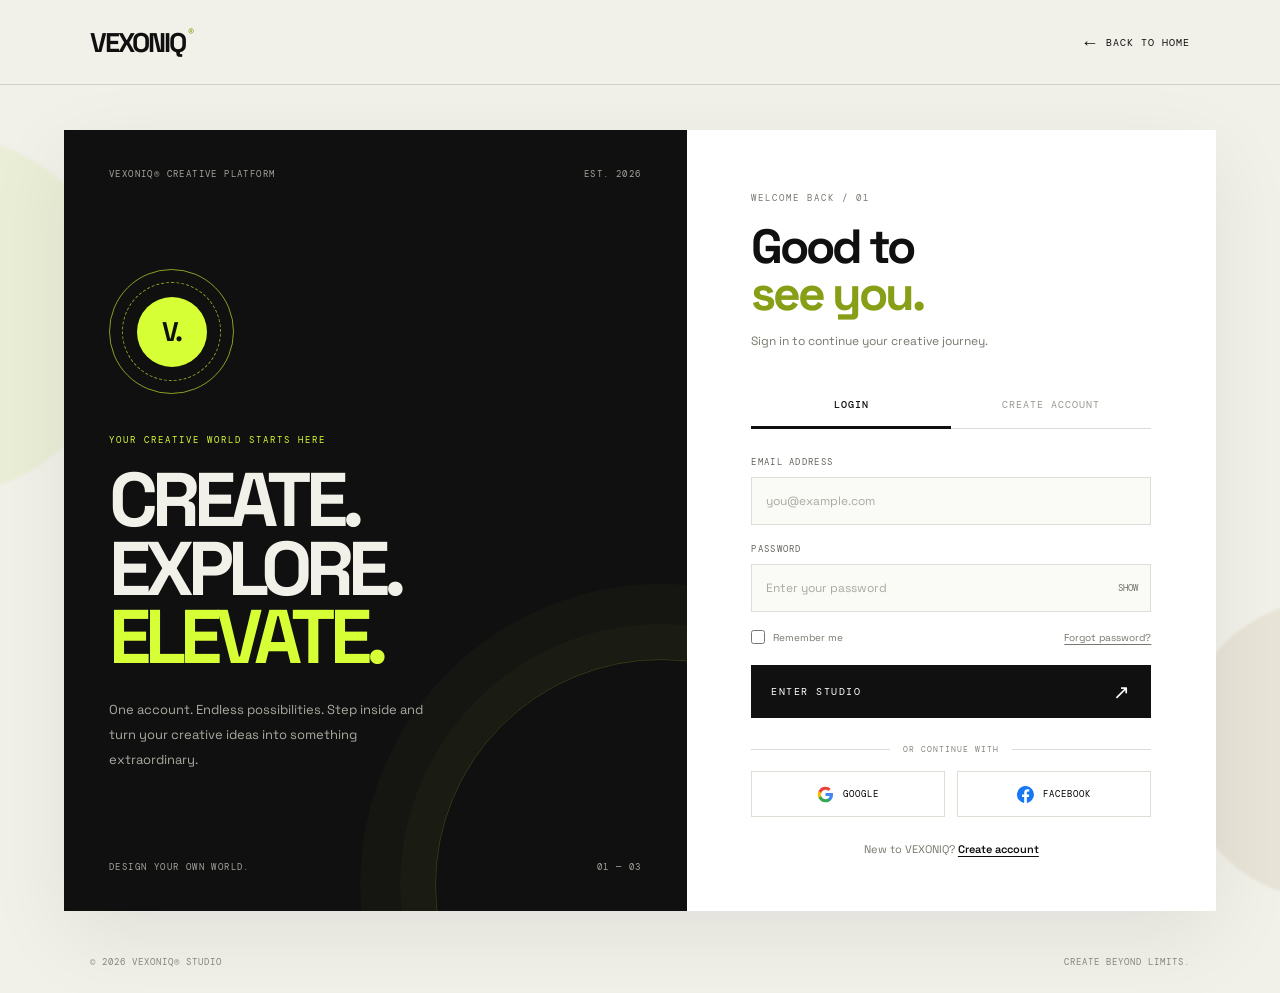
<file: login.html>
<!DOCTYPE html>
<html lang="en">
<head>
    <meta charset="UTF-8">
    <meta name="viewport" content="width=device-width, initial-scale=1.0">
    <meta name="theme-color" content="#101010">

    <title>Enter Studio | VEXONIQ</title>
    <meta name="description" content="Enter VEXONIQ Studio and explore your creative world.">

    <link rel="preconnect" href="https://fonts.googleapis.com">
    <link rel="preconnect" href="https://fonts.gstatic.com" crossorigin>
    <link href="https://fonts.googleapis.com/css2?family=DM+Mono:wght@400;500&family=Space+Grotesk:wght@400;500;600;700&display=swap" rel="stylesheet">

    <link rel="stylesheet" href="login.css">
</head>

<body>

    <!-- BACKGROUND -->
    <div class="background-shape shape-one"></div>
    <div class="background-shape shape-two"></div>

    <!-- HEADER -->
    <header class="auth-header">
        <a href="index.html" class="brand">
            VEXONIQ<span>®</span>
        </a>

        <a href="index.html" class="back-home">
            <span>←</span> BACK TO HOME
        </a>
    </header>


    <!-- MAIN -->
    <main class="auth-layout">

        <!-- LEFT SIDE -->
        <section class="auth-visual">

            <div class="visual-top">
                <span>VEXONIQ® CREATIVE PLATFORM</span>
                <span>EST. 2026</span>
            </div>

            <div class="visual-content">

                <div class="visual-symbol">
                    <div class="symbol-circle circle-one"></div>
                    <div class="symbol-circle circle-two"></div>
                    <div class="symbol-center">V.</div>
                </div>

                <p class="visual-tag">YOUR CREATIVE WORLD STARTS HERE</p>

                <h1>
                    CREATE.<br>
                    EXPLORE.<br>
                    <span>ELEVATE.</span>
                </h1>

                <p class="visual-description">
                    One account. Endless possibilities.
                    Step inside and turn your creative ideas
                    into something extraordinary.
                </p>

            </div>

            <div class="visual-bottom">
                <span>DESIGN YOUR OWN WORLD.</span>
                <span>01 — 03</span>
            </div>

        </section>


        <!-- RIGHT SIDE -->
        <section class="auth-panel">

            <div class="auth-card" id="authCard">

                <!-- FORM HEADER -->
                <div class="form-heading">
                    <span class="eyebrow" id="formEyebrow">
                        WELCOME BACK / 01
                    </span>

                    <h2 id="formTitle">
                        Good to<br><span>see you.</span>
                    </h2>

                    <p id="formDescription">
                        Sign in to continue your creative journey.
                    </p>
                </div>


                <!-- SWITCH TABS -->
                <div class="auth-tabs">
                    <button class="auth-tab active"
                            type="button"
                            id="loginTab">
                        LOGIN
                    </button>

                    <button class="auth-tab"
                            type="button"
                            id="registerTab">
                        CREATE ACCOUNT
                    </button>

                    <div class="tab-indicator" id="tabIndicator"></div>
                </div>


                <!-- LOGIN FORM -->
                <form id="loginForm" class="auth-form">

                    <div class="form-group">
                        <label for="loginEmail">EMAIL ADDRESS</label>
                        <input
                            type="email"
                            id="loginEmail"
                            placeholder="you@example.com"
                            autocomplete="email"
                            required
                        >
                    </div>

                    <div class="form-group">
                        <label for="loginPassword">PASSWORD</label>

                        <div class="password-wrap">
                            <input
                                type="password"
                                id="loginPassword"
                                placeholder="Enter your password"
                                autocomplete="current-password"
                                required
                                minlength="6"
                            >

                            <button type="button"
                                    class="password-toggle"
                                    data-target="loginPassword">
                                SHOW
                            </button>
                        </div>
                    </div>

                    <div class="form-options">
                        <label class="remember-option">
                            <input type="checkbox" id="rememberMe">
                            <span>Remember me</span>
                        </label>

                        <a href="#" id="forgotPassword">Forgot password?</a>
                    </div>

                    <button type="submit" class="submit-button">
                        <span>ENTER STUDIO</span>
                        <span class="submit-arrow">↗</span>
                    </button>

                </form>


                <!-- REGISTER FORM -->
                <form id="registerForm" class="auth-form hidden">

                    <div class="form-group">
                        <label for="registerName">FULL NAME</label>
                        <input
                            type="text"
                            id="registerName"
                            placeholder="Your full name"
                            autocomplete="name"
                            required
                            minlength="2"
                        >
                    </div>

                    <div class="form-group">
                        <label for="registerEmail">EMAIL ADDRESS</label>
                        <input
                            type="email"
                            id="registerEmail"
                            placeholder="you@example.com"
                            autocomplete="email"
                            required
                        >
                    </div>

                    <div class="form-group">
                        <label for="registerPassword">CREATE PASSWORD</label>

                        <div class="password-wrap">
                            <input
                                type="password"
                                id="registerPassword"
                                placeholder="Minimum 6 characters"
                                autocomplete="new-password"
                                minlength="6"
                                required
                            >

                            <button type="button"
                                    class="password-toggle"
                                    data-target="registerPassword">
                                SHOW
                            </button>
                        </div>
                    </div>

                    <div class="form-group">
                        <label for="confirmPassword">CONFIRM PASSWORD</label>

                        <div class="password-wrap">
                            <input
                                type="password"
                                id="confirmPassword"
                                placeholder="Repeat your password"
                                autocomplete="new-password"
                                minlength="6"
                                required
                            >

                            <button type="button"
                                    class="password-toggle"
                                    data-target="confirmPassword">
                                SHOW
                            </button>
                        </div>
                    </div>

                    <label class="terms-option">
                        <input type="checkbox" id="acceptTerms" required>
                        <span>
                            I agree to the
                            <a href="#terms.html" id="termsLink">Terms & Conditions</a>
                        </span>
                    </label>

                    <button type="submit" class="submit-button">
                        <span>CREATE MY ACCOUNT</span>
                        <span class="submit-arrow">↗</span>
                    </button>

                </form>


                <!-- DIVIDER -->
                <div class="social-divider">
                    <span></span>
                    <p>OR CONTINUE WITH</p>
                    <span></span>
                </div>


                <!-- SOCIAL LOGIN -->
                <div class="social-buttons">

                    <button type="button" class="social-button" data-provider="Google">
                        <svg viewBox="0 0 24 24" aria-hidden="true">
                            <path fill="#4285F4" d="M22.56 12.25c0-.78-.07-1.53-.2-2.25H12v4.26h5.92a5.06 5.06 0 0 1-2.2 3.32v2.77h3.57c2.08-1.92 3.27-4.74 3.27-8.1z"/>
                            <path fill="#34A853" d="M12 23c2.97 0 5.46-.98 7.28-2.65l-3.57-2.77c-.98.66-2.23 1.06-3.71 1.06-2.85 0-5.27-1.92-6.13-4.5H2.18v2.84A11 11 0 0 0 12 23z"/>
                            <path fill="#FBBC05" d="M5.87 14.14A6.6 6.6 0 0 1 5.52 12c0-.74.13-1.46.35-2.14V7.02H2.18A11 11 0 0 0 1 12c0 1.77.42 3.44 1.18 4.98l3.69-2.84z"/>
                            <path fill="#EA4335" d="M12 5.36c1.62 0 3.06.56 4.21 1.64l3.15-3.15C17.45 2.08 14.97 1 12 1a11 11 0 0 0-9.82 6.02l3.69 2.84C6.73 7.28 9.15 5.36 12 5.36z"/>
                        </svg>
                        GOOGLE
                    </button>

                    <button type="button" class="social-button" data-provider="Facebook">
                        <svg viewBox="0 0 24 24" aria-hidden="true">
                            <path fill="#1877F2" d="M24 12a12 12 0 1 0-13.875 11.85v-8.38H7.078V12h3.047V9.356c0-3.007 1.792-4.67 4.533-4.67 1.312 0 2.686.235 2.686.235v2.953h-1.513c-1.49 0-1.955.925-1.955 1.874V12h3.328l-.532 3.47h-2.796v8.38A12.002 12.002 0 0 0 24 12"/>
                        </svg>
                        FACEBOOK
                    </button>

                </div>


                <div class="form-footer">
                    <p id="switchText">
                        New to VEXONIQ?
                        <button type="button" id="switchToRegister">
                            Create account
                        </button>
                    </p>
                </div>

            </div>


            <!-- SUCCESS SCREEN -->
            <div class="success-screen hidden" id="successScreen">

                <div class="success-icon">
                    <span>✓</span>
                </div>

                <span class="eyebrow">ACCESS GRANTED / VEXONIQ</span>

                <h2>WELCOME<br><span>INSIDE.</span></h2>

                <p id="successMessage">
                    Your creative journey starts now.
                </p>

                <div class="success-line"></div>

                <a href="index.html" class="success-button">
                    BACK TO HOME ↗
                </a>

            </div>

        </section>

    </main>


    <!-- TOAST -->
    <div class="toast" id="toast"></div>

    <footer class="auth-footer">
        <span>© <span id="year"></span> VEXONIQ® STUDIO</span>
        <span>CREATE BEYOND LIMITS.</span>
    </footer>

    <script src="login.js"></script>

</body>
</html>
</file>
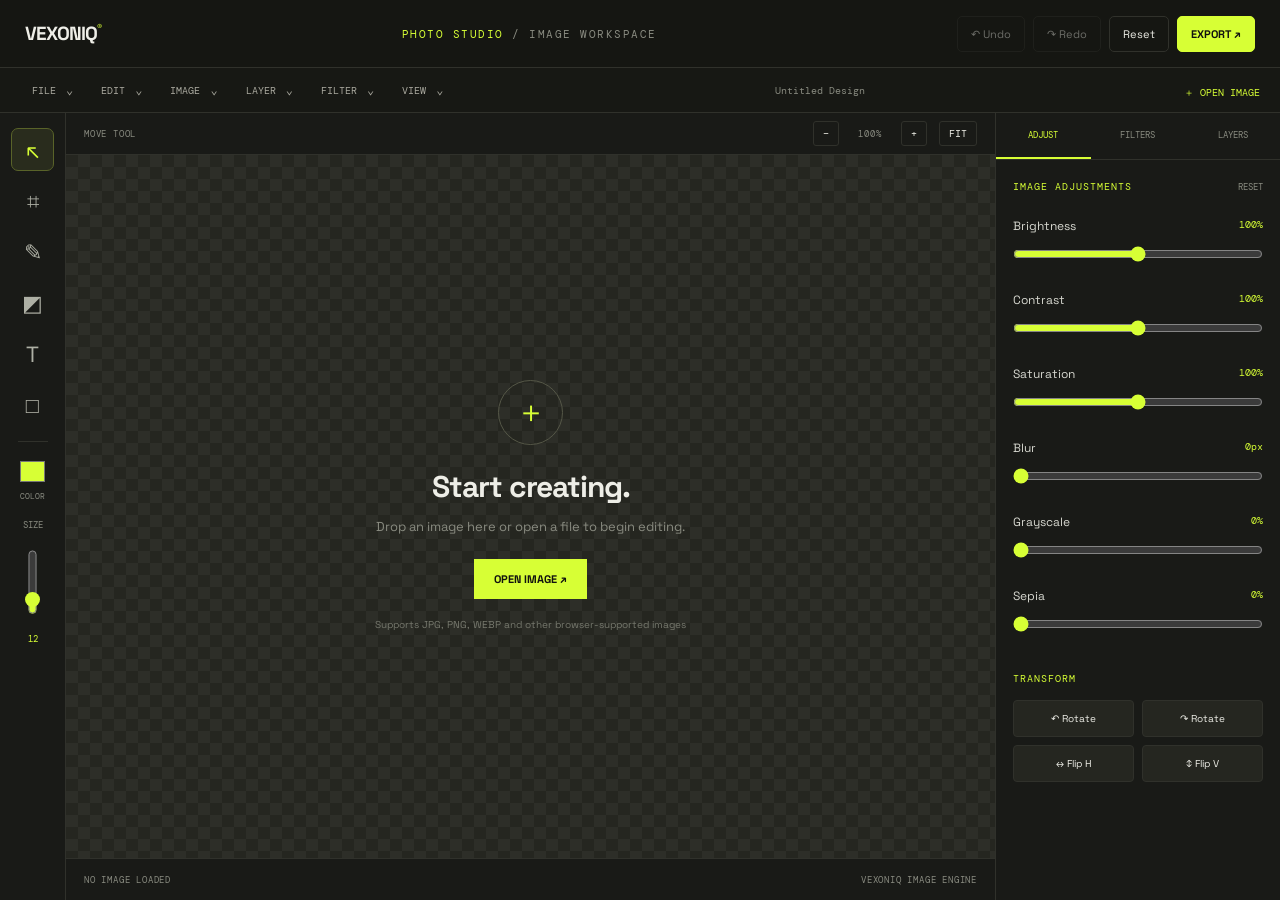
<file: photo.html>
<!DOCTYPE html>
<html lang="en">
<head>
    <meta charset="UTF-8">
    <meta name="viewport" content="width=device-width, initial-scale=1.0">
    <meta name="theme-color" content="#11120f">
    <meta name="description" content="VEXONIQ Photo Studio - Professional browser-based image editing workspace.">
    <title>VEXONIQ PHOTO STUDIO</title>
    <link rel="stylesheet" href="photo.css">
</head>
<body>

<header class="topbar">
    <a href="index.html" class="brand">VEXONIQ<span>®</span></a>

    <div class="studio-name">
        PHOTO STUDIO <span>/ IMAGE WORKSPACE</span>
    </div>

    <div class="top-actions">
        <button id="undoBtn" class="top-btn">↶ Undo</button>
        <button id="redoBtn" class="top-btn">↷ Redo</button>
        <button id="resetBtn" class="top-btn">Reset</button>
        <button id="exportBtn" class="export-btn">EXPORT ↗</button>
    </div>
</header>

<main class="editor">

    <!-- APPLICATION MENU -->
    <section class="menu-row">

        <div class="menu-left">

            <!-- FILE -->
            <div class="menu-dropdown">
                <button class="menu-trigger" type="button">
                    FILE <span>⌄</span>
                </button>

                <div class="dropdown-content">
                    <button type="button" data-action="open">
                        Open Image <kbd>Ctrl + O</kbd>
                    </button>
                    <button type="button" data-action="export">
                        Export Image <kbd>Ctrl + Shift + S</kbd>
                    </button>
                    <div class="dropdown-divider"></div>
                    <button type="button" data-action="reset">
                        Reset Workspace
                    </button>
                </div>
            </div>

            <!-- EDIT -->
            <div class="menu-dropdown">
                <button class="menu-trigger" type="button">
                    EDIT <span>⌄</span>
                </button>

                <div class="dropdown-content">
                    <button type="button" data-action="undo">
                        Undo <kbd>Ctrl + Z</kbd>
                    </button>
                    <button type="button" data-action="redo">
                        Redo <kbd>Ctrl + Y</kbd>
                    </button>
                    <div class="dropdown-divider"></div>
                    <button type="button" data-action="reset-adjustments">
                        Reset Adjustments
                    </button>
                </div>
            </div>

            <!-- IMAGE -->
            <div class="menu-dropdown">
                <button class="menu-trigger" type="button">
                    IMAGE <span>⌄</span>
                </button>

                <div class="dropdown-content">
                    <button type="button" data-action="rotate-left">
                        Rotate Left
                    </button>
                    <button type="button" data-action="rotate-right">
                        Rotate Right
                    </button>
                    <button type="button" data-action="flip-h">
                        Flip Horizontal
                    </button>
                    <button type="button" data-action="flip-v">
                        Flip Vertical
                    </button>
                    <div class="dropdown-divider"></div>
                    <button type="button" data-action="crop">
                        Crop Image
                    </button>
                </div>
            </div>

            <!-- LAYER -->
            <div class="menu-dropdown">
                <button class="menu-trigger" type="button">
                    LAYER <span>⌄</span>
                </button>

                <div class="dropdown-content">
                    <button type="button" data-action="add-text">
                        New Text Layer
                    </button>
                    <button type="button" data-action="show-layers">
                        Show Layers Panel
                    </button>
                </div>
            </div>

            <!-- FILTER -->
            <div class="menu-dropdown">
                <button class="menu-trigger" type="button">
                    FILTER <span>⌄</span>
                </button>

                <div class="dropdown-content">
                    <button type="button" data-filter-action="normal">
                        Original
                    </button>
                    <button type="button" data-filter-action="mono">
                        Black & White
                    </button>
                    <button type="button" data-filter-action="vintage">
                        Vintage
                    </button>
                    <button type="button" data-filter-action="cinematic">
                        Cinematic
                    </button>
                    <button type="button" data-filter-action="warm">
                        Warm
                    </button>
                    <button type="button" data-filter-action="cool">
                        Cool
                    </button>
                </div>
            </div>

            <!-- VIEW -->
            <div class="menu-dropdown">
                <button class="menu-trigger" type="button">
                    VIEW <span>⌄</span>
                </button>

                <div class="dropdown-content">
                    <button type="button" data-action="zoom-in">
                        Zoom In
                    </button>
                    <button type="button" data-action="zoom-out">
                        Zoom Out
                    </button>
                    <button type="button" data-action="fit">
                        Fit to Screen
                    </button>
                </div>
            </div>

        </div>

        <div class="document-name" id="documentName">
            Untitled Design
        </div>

        <div class="menu-right">
            <button id="openImageBtn" type="button">
                ＋ OPEN IMAGE
            </button>
            <input type="file" id="imageInput" accept="image/*" hidden>
        </div>

    </section>

    <!-- MAIN WORKSPACE -->
    <section class="workspace">

        <!-- LEFT TOOLBAR -->
        <aside class="toolbar">

            <button class="tool active" data-tool="move" title="Move" type="button">↖</button>
            <button class="tool" data-tool="crop" title="Crop" type="button">⌗</button>
            <button class="tool" data-tool="brush" title="Brush" type="button">✎</button>
            <button class="tool" data-tool="eraser" title="Eraser" type="button">◩</button>
            <button class="tool" data-tool="text" title="Text" type="button">T</button>
            <button class="tool" data-tool="shape" title="Rectangle" type="button">□</button>

            <div class="tool-divider"></div>

            <label class="color-picker" title="Brush colour">
                <input type="color" id="brushColor" value="#d7ff35">
                <span>COLOR</span>
            </label>

            <div class="brush-size">
                <span>SIZE</span>
                <input type="range" id="brushSize" min="1" max="80" value="12">
                <output id="brushSizeValue">12</output>
            </div>

        </aside>

        <!-- CANVAS AREA -->
        <section class="canvas-section">

            <div class="canvas-toolbar">

                <span id="toolStatus">MOVE TOOL</span>

                <div class="zoom-controls">
                    <button id="zoomOut" type="button">−</button>
                    <span id="zoomValue">100%</span>
                    <button id="zoomIn" type="button">+</button>
                    <button id="fitBtn" type="button">FIT</button>
                </div>

            </div>

            <div class="canvas-stage" id="canvasStage">

                <div class="canvas-placeholder" id="placeholder">

                    <div class="upload-symbol">＋</div>

                    <h2>Start creating.</h2>

                    <p>
                        Drop an image here or open a file to begin editing.
                    </p>

                    <button id="placeholderUpload" type="button">
                        OPEN IMAGE ↗
                    </button>

                    <small>
                        Supports JPG, PNG, WEBP and other browser-supported images
                    </small>

                </div>

                <canvas id="photoCanvas" width="1200" height="800"></canvas>

                <div id="cropBox" class="crop-box"></div>

            </div>

            <div class="canvas-footer">
                <span id="imageDimensions">NO IMAGE LOADED</span>
                <span>VEXONIQ IMAGE ENGINE</span>
            </div>

        </section>

        <!-- RIGHT PROPERTIES PANEL -->
        <aside class="properties-panel">

            <div class="panel-tabs">

                <button class="panel-tab active" data-panel="adjustments" type="button">
                    ADJUST
                </button>

                <button class="panel-tab" data-panel="filters" type="button">
                    FILTERS
                </button>

                <button class="panel-tab" data-panel="layers" type="button">
                    LAYERS
                </button>

            </div>

            <!-- ADJUSTMENTS -->
            <div class="panel-content active" id="adjustmentsPanel">

                <div class="panel-heading">
                    <span>IMAGE ADJUSTMENTS</span>
                    <button id="resetAdjustments" type="button">RESET</button>
                </div>

                <div class="adjust-control">
                    <div>
                        <label>Brightness</label>
                        <output id="brightnessValue">100%</output>
                    </div>
                    <input type="range" id="brightness" min="0" max="200" value="100">
                </div>

                <div class="adjust-control">
                    <div>
                        <label>Contrast</label>
                        <output id="contrastValue">100%</output>
                    </div>
                    <input type="range" id="contrast" min="0" max="200" value="100">
                </div>

                <div class="adjust-control">
                    <div>
                        <label>Saturation</label>
                        <output id="saturationValue">100%</output>
                    </div>
                    <input type="range" id="saturation" min="0" max="200" value="100">
                </div>

                <div class="adjust-control">
                    <div>
                        <label>Blur</label>
                        <output id="blurValue">0px</output>
                    </div>
                    <input type="range" id="blur" min="0" max="20" value="0">
                </div>

                <div class="adjust-control">
                    <div>
                        <label>Grayscale</label>
                        <output id="grayscaleValue">0%</output>
                    </div>
                    <input type="range" id="grayscale" min="0" max="100" value="0">
                </div>

                <div class="adjust-control">
                    <div>
                        <label>Sepia</label>
                        <output id="sepiaValue">0%</output>
                    </div>
                    <input type="range" id="sepia" min="0" max="100" value="0">
                </div>

                <div class="panel-heading transform-heading">
                    <span>TRANSFORM</span>
                </div>

                <div class="transform-buttons">
                    <button id="rotateLeft" type="button">↶ Rotate</button>
                    <button id="rotateRight" type="button">↷ Rotate</button>
                    <button id="flipH" type="button">↔ Flip H</button>
                    <button id="flipV" type="button">↕ Flip V</button>
                </div>

            </div>

            <!-- FILTERS -->
            <div class="panel-content" id="filtersPanel">

                <div class="panel-heading">
                    <span>CREATIVE FILTERS</span>
                </div>

                <div class="filter-grid">

                    <button class="filter-card" data-filter="normal" type="button">
                        <span class="filter-preview normal"></span>
                        <span>Original</span>
                    </button>

                    <button class="filter-card" data-filter="mono" type="button">
                        <span class="filter-preview mono"></span>
                        <span>Mono</span>
                    </button>

                    <button class="filter-card" data-filter="vintage" type="button">
                        <span class="filter-preview vintage"></span>
                        <span>Vintage</span>
                    </button>

                    <button class="filter-card" data-filter="cinematic" type="button">
                        <span class="filter-preview cinematic"></span>
                        <span>Cinematic</span>
                    </button>

                    <button class="filter-card" data-filter="warm" type="button">
                        <span class="filter-preview warm"></span>
                        <span>Warm</span>
                    </button>

                    <button class="filter-card" data-filter="cool" type="button">
                        <span class="filter-preview cool"></span>
                        <span>Cool</span>
                    </button>

                </div>

            </div>

            <!-- LAYERS -->
            <div class="panel-content" id="layersPanel">

                <div class="layers-header">
                    <div>
                        <span class="layers-title">LAYER STACK</span>
                        <small id="layerCount">0 LAYERS</small>
                    </div>

                    <div class="layer-header-actions">
                        <button id="addTextLayer" type="button" title="Add text layer">T＋</button>
                        <button id="addShapeLayer" type="button" title="Add rectangle layer">□＋</button>
                    </div>
                </div>

                <div class="layer-toolbar">
                    <button type="button" id="duplicateLayerBtn" title="Duplicate selected layer">▢</button>
                    <button type="button" id="moveLayerUpBtn" title="Move layer up">↑</button>
                    <button type="button" id="moveLayerDownBtn" title="Move layer down">↓</button>
                    <button type="button" id="renameLayerBtn" title="Rename selected layer">✎</button>
                    <button type="button" id="deleteLayerBtn" title="Delete selected layer">⌫</button>
                </div>

                <div class="layer-list" id="layerList">

                    <!-- JavaScript renders layers here -->

                </div>

                <div class="layer-properties">
                    <div class="layer-property-heading">
                        <span>SELECTED LAYER</span>
                        <span id="selectedLayerType">NONE</span>
                    </div>

                    <div class="selected-layer-name" id="selectedLayerName">
                        No layer selected
                    </div>

                    <div class="layer-property-info">
                        <span>ORDER</span>
                        <strong id="selectedLayerOrder">—</strong>
                    </div>
                </div>

                <p class="layer-note">
                    Select a layer to manage it. Use the eye icon to toggle visibility.
                </p>

            </div>

        </aside>

    </section>

</main>

<div class="toast" id="toast"></div>

<script src="photo.js"></script>

</body>
</html>
</file>
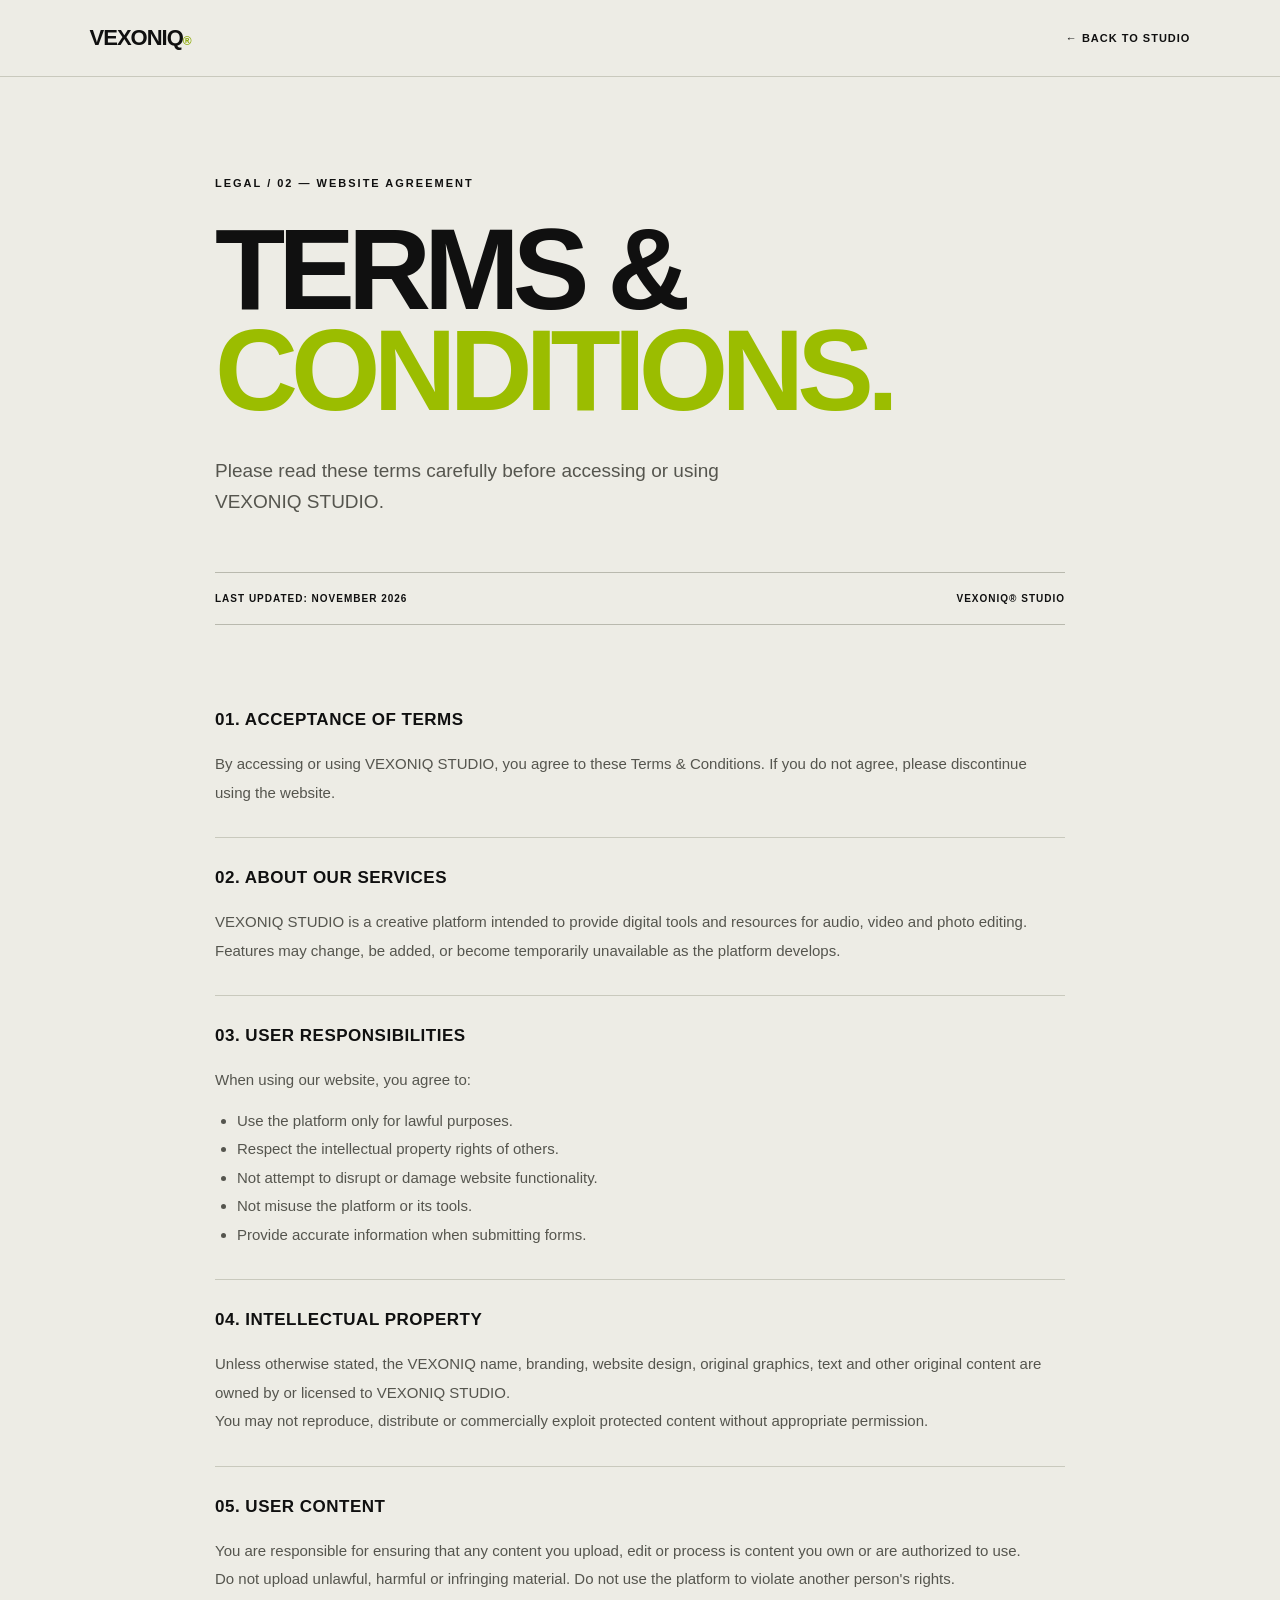
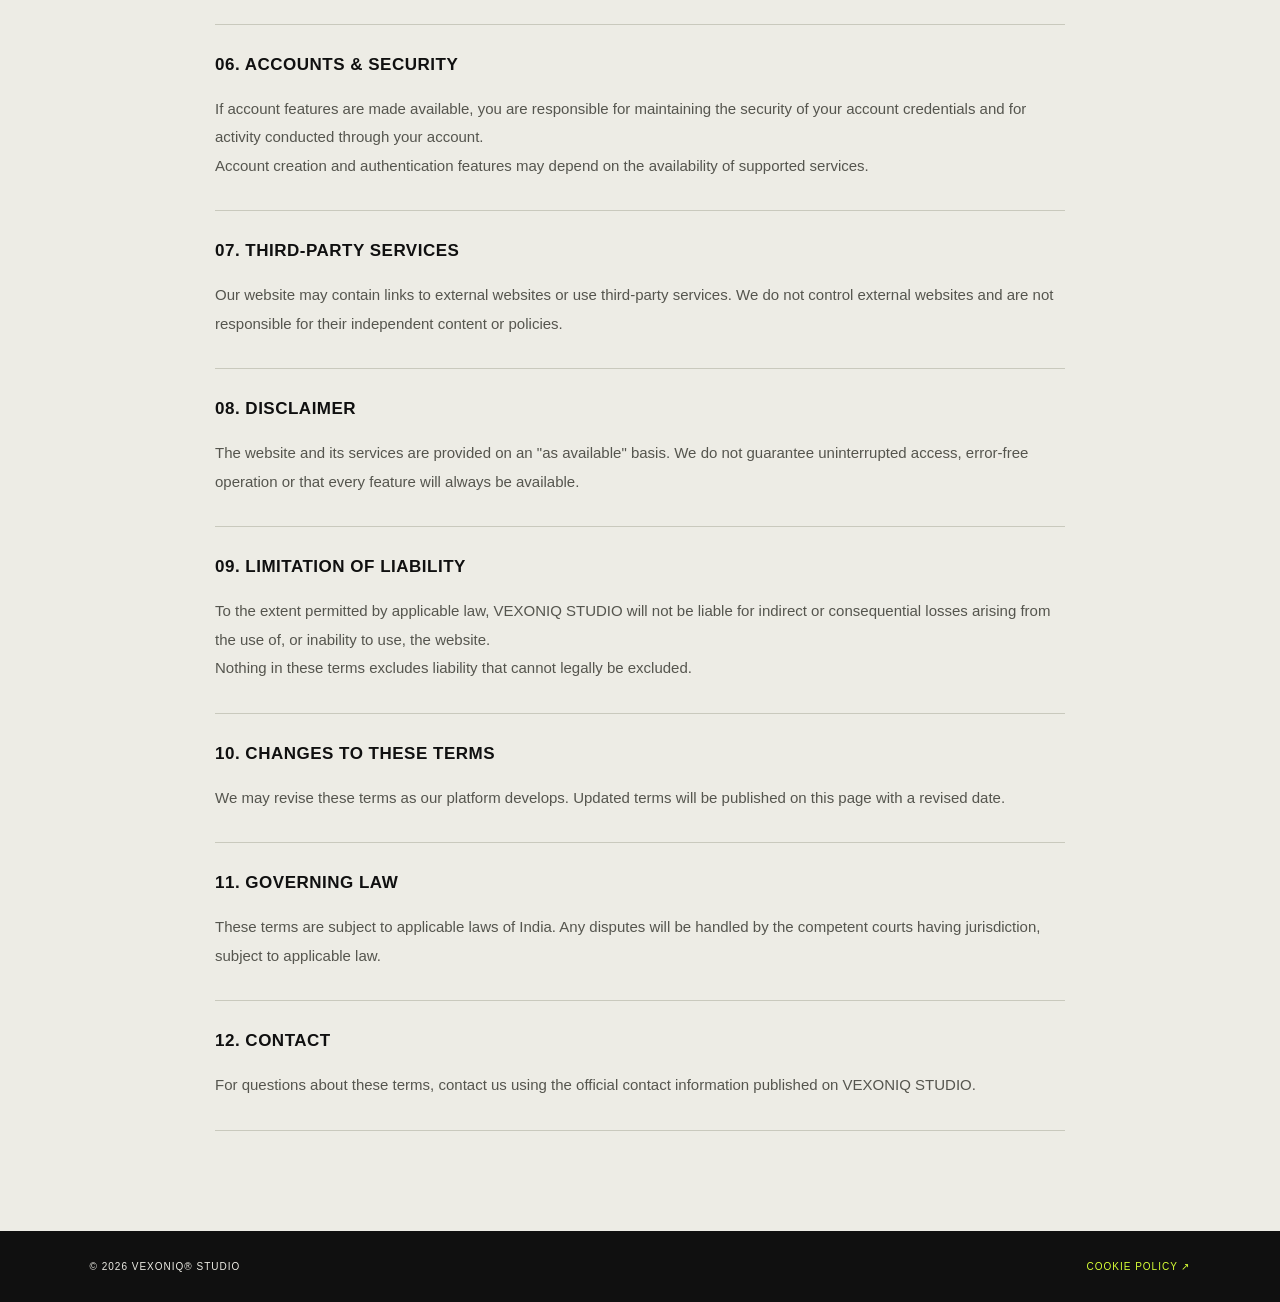
<file: terms.html>
<!DOCTYPE html>
<html lang="en">
<head>
    <meta charset="UTF-8">
    <meta name="viewport" content="width=device-width, initial-scale=1.0">
    <meta name="theme-color" content="#EDECE5">
    <title>Terms & Conditions | VEXONIQ STUDIO</title>
    <link rel="stylesheet" href="terms.css">
</head>
<body>

<header class="legal-nav">
    <a href="index.html" class="logo">VEXONIQ<span>®</span></a>
    <a href="index.html" class="back-link">← BACK TO STUDIO</a>
</header>

<main class="legal-container">

    <div class="legal-eyebrow">LEGAL / 02 — WEBSITE AGREEMENT</div>

    <h1>TERMS &<br><span>CONDITIONS.</span></h1>

    <p class="legal-intro">
        Please read these terms carefully before accessing
        or using VEXONIQ STUDIO.
    </p>

    <div class="legal-meta">
        <span>LAST UPDATED: NOVEMBER 2026</span>
        <span>VEXONIQ® STUDIO</span>
    </div>

    <section>
        <h2>01. ACCEPTANCE OF TERMS</h2>
        <p>
            By accessing or using VEXONIQ STUDIO, you agree to
            these Terms & Conditions. If you do not agree,
            please discontinue using the website.
        </p>
    </section>

    <section>
        <h2>02. ABOUT OUR SERVICES</h2>
        <p>
            VEXONIQ STUDIO is a creative platform intended to
            provide digital tools and resources for audio,
            video and photo editing.
        </p>
        <p>
            Features may change, be added, or become temporarily
            unavailable as the platform develops.
        </p>
    </section>

    <section>
        <h2>03. USER RESPONSIBILITIES</h2>
        <p>When using our website, you agree to:</p>
        <ul>
            <li>Use the platform only for lawful purposes.</li>
            <li>Respect the intellectual property rights of others.</li>
            <li>Not attempt to disrupt or damage website functionality.</li>
            <li>Not misuse the platform or its tools.</li>
            <li>Provide accurate information when submitting forms.</li>
        </ul>
    </section>

    <section>
        <h2>04. INTELLECTUAL PROPERTY</h2>
        <p>
            Unless otherwise stated, the VEXONIQ name, branding,
            website design, original graphics, text and other
            original content are owned by or licensed to
            VEXONIQ STUDIO.
        </p>
        <p>
            You may not reproduce, distribute or commercially
            exploit protected content without appropriate permission.
        </p>
    </section>

    <section>
        <h2>05. USER CONTENT</h2>
        <p>
            You are responsible for ensuring that any content
            you upload, edit or process is content you own or
            are authorized to use.
        </p>
        <p>
            Do not upload unlawful, harmful or infringing material.
            Do not use the platform to violate another person's rights.
        </p>
    </section>

    <section>
        <h2>06. ACCOUNTS & SECURITY</h2>
        <p>
            If account features are made available, you are
            responsible for maintaining the security of your
            account credentials and for activity conducted
            through your account.
        </p>
        <p>
            Account creation and authentication features may
            depend on the availability of supported services.
        </p>
    </section>

    <section>
        <h2>07. THIRD-PARTY SERVICES</h2>
        <p>
            Our website may contain links to external websites
            or use third-party services. We do not control
            external websites and are not responsible for their
            independent content or policies.
        </p>
    </section>

    <section>
        <h2>08. DISCLAIMER</h2>
        <p>
            The website and its services are provided on an
            "as available" basis. We do not guarantee uninterrupted
            access, error-free operation or that every feature
            will always be available.
        </p>
    </section>

    <section>
        <h2>09. LIMITATION OF LIABILITY</h2>
        <p>
            To the extent permitted by applicable law, VEXONIQ
            STUDIO will not be liable for indirect or consequential
            losses arising from the use of, or inability to use,
            the website.
        </p>
        <p>
            Nothing in these terms excludes liability that
            cannot legally be excluded.
        </p>
    </section>

    <section>
        <h2>10. CHANGES TO THESE TERMS</h2>
        <p>
            We may revise these terms as our platform develops.
            Updated terms will be published on this page with
            a revised date.
        </p>
    </section>

    <section>
        <h2>11. GOVERNING LAW</h2>
        <p>
            These terms are subject to applicable laws of India.
            Any disputes will be handled by the competent courts
            having jurisdiction, subject to applicable law.
        </p>
    </section>

    <section>
        <h2>12. CONTACT</h2>
        <p>
            For questions about these terms, contact us using
            the official contact information published on
            VEXONIQ STUDIO.
        </p>
    </section>

</main>

<footer class="legal-footer">
    <span>© 2026 VEXONIQ® STUDIO</span>
    <a href="cookies.html">COOKIE POLICY ↗</a>
</footer>

</body>
</html>
</file>
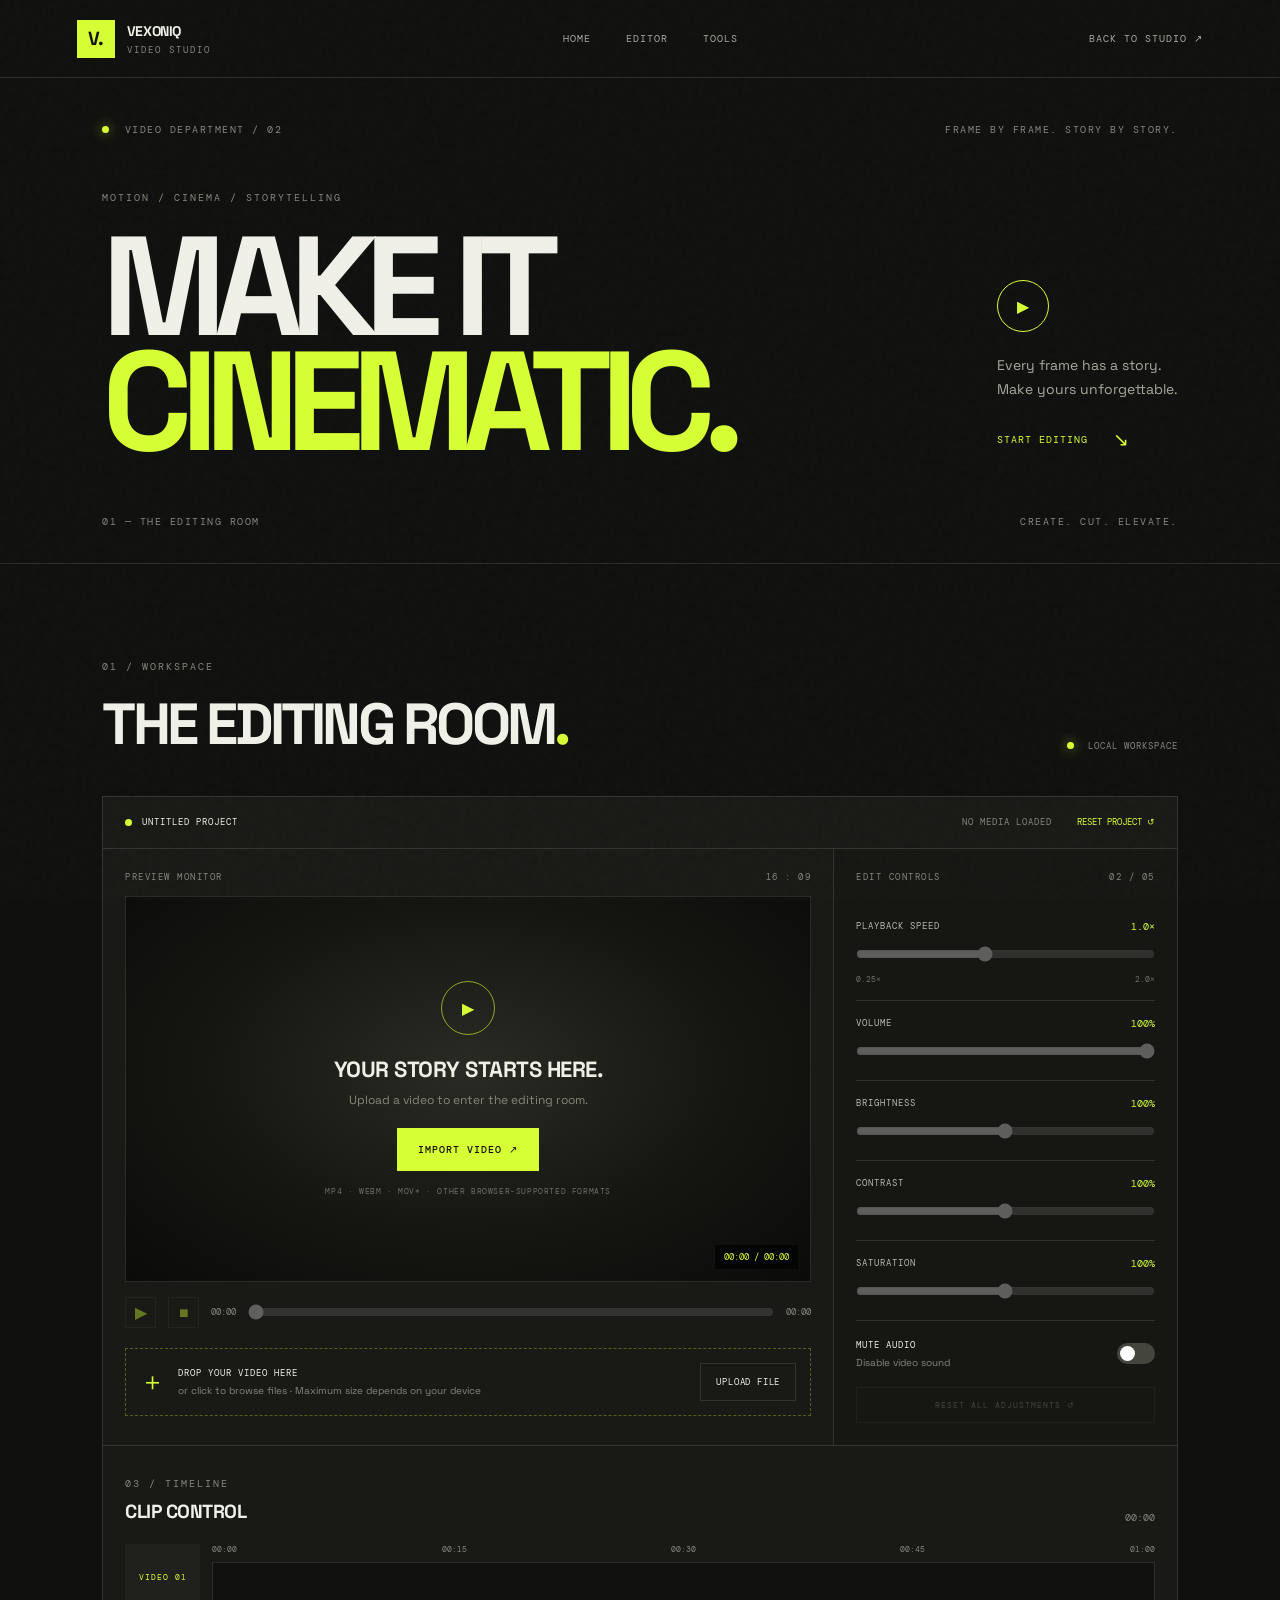
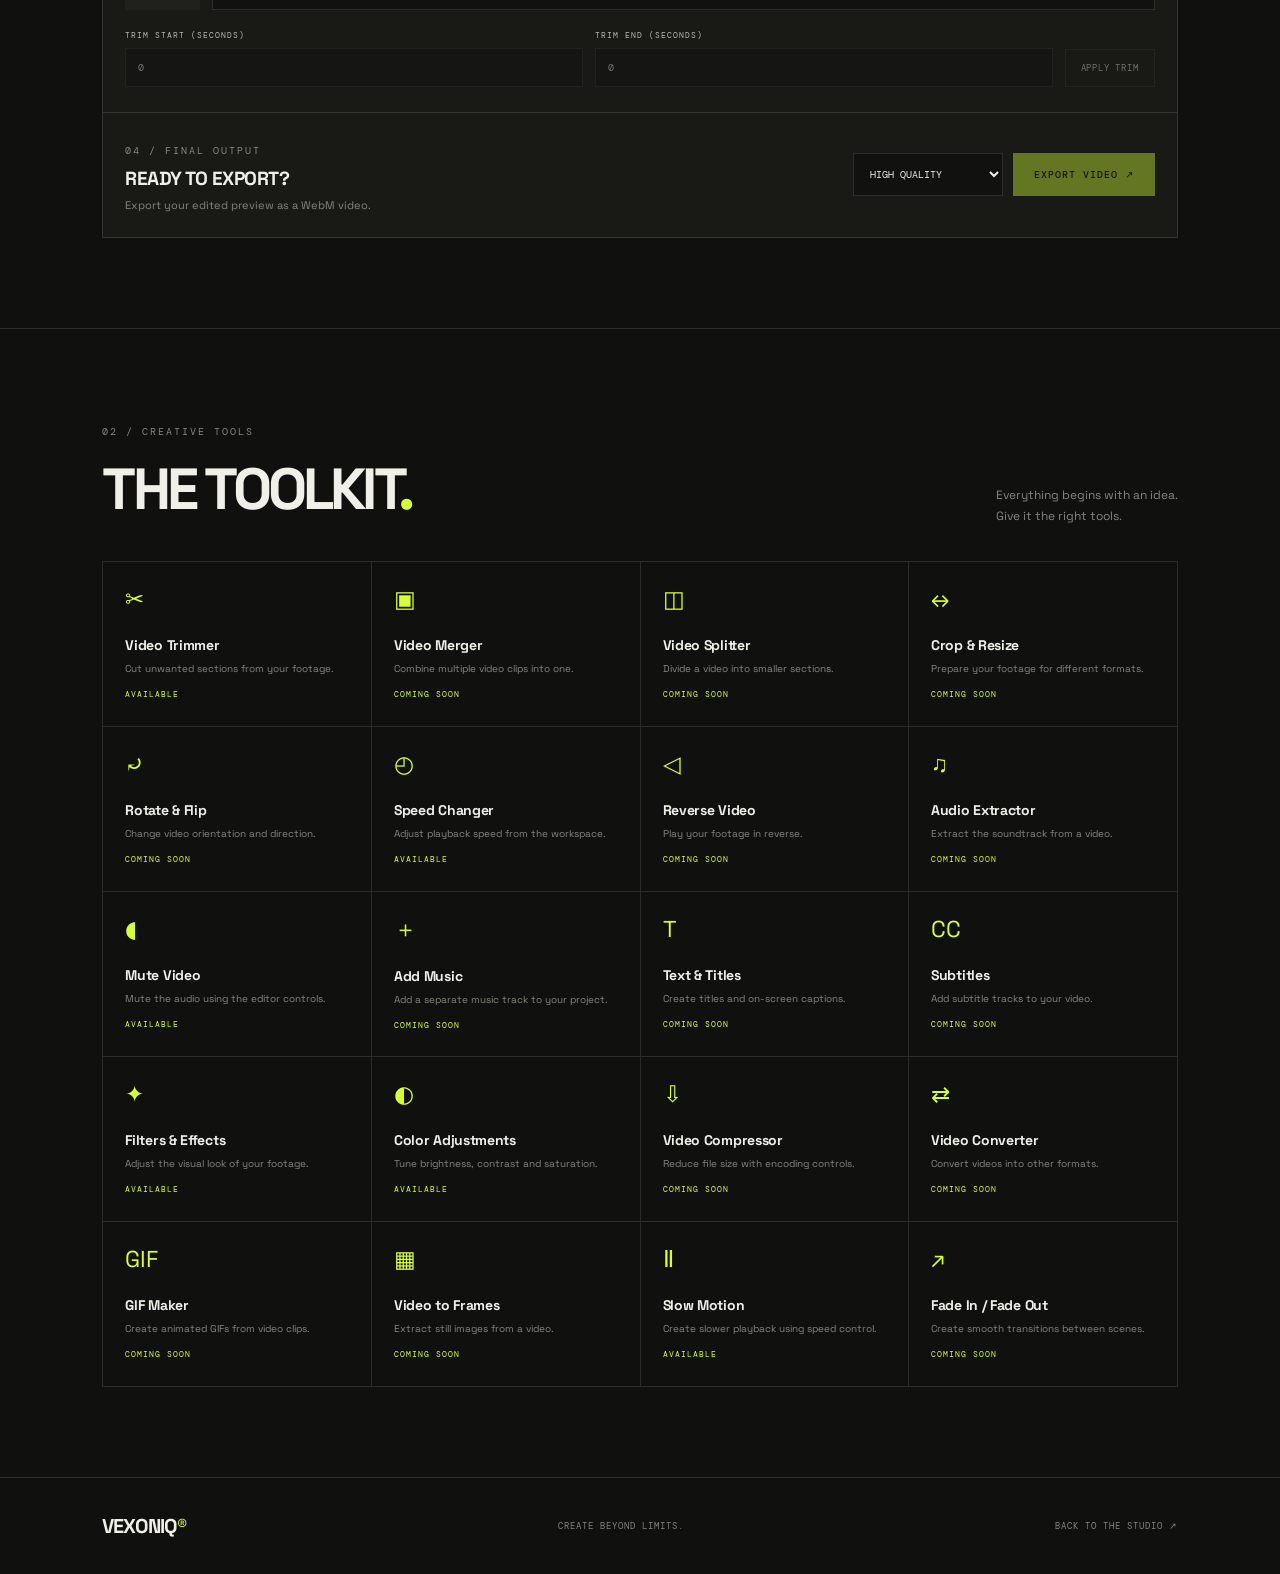
<file: video.html>
<!DOCTYPE html>
<html lang="en">
<head>
    <meta charset="UTF-8">
    <meta name="viewport" content="width=device-width, initial-scale=1.0">
    <meta name="theme-color" content="#10110e">
    <meta name="description" content="VEXONIQ Video Studio — Create, cut and elevate your videos.">
    <title>Video Studio | VEXONIQ</title>

    <link rel="stylesheet" href="video.css">
    <link rel="preconnect" href="https://fonts.googleapis.com">
    <link rel="preconnect" href="https://fonts.gstatic.com" crossorigin>
    <link href="https://fonts.googleapis.com/css2?family=DM+Mono:wght@400;500&family=Space+Grotesk:wght@400;500;600;700&display=swap" rel="stylesheet">
</head>
<body>

    <div class="noise"></div>

    <!-- HEADER -->
    <header class="topbar">
        <a href="index.html" class="brand">
            <span class="brand-mark">V.</span>
            <span>VEXONIQ <small>VIDEO STUDIO</small></span>
        </a>

        <nav class="top-nav">
            <a href="index.html">HOME</a>
            <a href="#editor">EDITOR</a>
            <a href="#toolkit">TOOLS</a>
        </nav>

        <a href="index.html#studio" class="back-link">BACK TO STUDIO ↗</a>
    </header>

    <!-- HERO -->
    <main>
        <section class="hero">
            <div class="hero-meta">
                <span><i></i> VIDEO DEPARTMENT / 02</span>
                <span>FRAME BY FRAME. STORY BY STORY.</span>
            </div>

            <div class="hero-content">
                <div>
                    <p class="eyebrow">MOTION / CINEMA / STORYTELLING</p>
                    <h1>MAKE IT<br><span>CINEMATIC.</span></h1>
                </div>

                <div class="hero-side">
                    <div class="hero-symbol">▶</div>
                    <p>Every frame has a story.<br>Make yours unforgettable.</p>
                    <a href="#editor" class="start-link">START EDITING <span>↘</span></a>
                </div>
            </div>

            <div class="hero-bottom">
                <span>01 — THE EDITING ROOM</span>
                <span>CREATE. CUT. ELEVATE.</span>
            </div>
        </section>

        <!-- EDITOR -->
        <section class="editor-section" id="editor">
            <div class="section-heading">
                <div>
                    <span class="section-index">01 / WORKSPACE</span>
                    <h2>THE EDITING ROOM<span>.</span></h2>
                </div>
                <span class="live-status"><i></i> LOCAL WORKSPACE</span>
            </div>

            <div class="editor-shell">

                <!-- EDITOR TOPBAR -->
                <div class="editor-top">
                    <div class="project-name">
                        <span class="project-dot"></span>
                        <span id="projectName">UNTITLED PROJECT</span>
                    </div>
                    <div class="editor-top-right">
                        <span id="videoStatus">NO MEDIA LOADED</span>
                        <button id="resetButton" class="text-button">RESET PROJECT ↺</button>
                    </div>
                </div>

                <!-- MAIN WORKSPACE -->
                <div class="workspace-grid">

                    <!-- PREVIEW -->
                    <div class="preview-column">
                        <div class="panel-label">
                            <span>PREVIEW MONITOR</span>
                            <span>16 : 09</span>
                        </div>

                        <div class="preview-screen" id="previewScreen">
                            <video id="videoPreview" playsinline></video>

                            <div class="empty-preview" id="emptyPreview">
                                <div class="play-outline">▶</div>
                                <h3>YOUR STORY STARTS HERE.</h3>
                                <p>Upload a video to enter the editing room.</p>
                                <button id="browseButton" class="lime-button">IMPORT VIDEO ↗</button>
                                <span class="supported-formats">MP4 · WEBM · MOV* · OTHER BROWSER-SUPPORTED FORMATS</span>
                            </div>

                            <div class="preview-time" id="previewTime">00:00 / 00:00</div>
                        </div>

                        <div class="preview-controls">
                            <button id="playButton" class="control-button" disabled>▶</button>
                            <button id="stopButton" class="control-button" disabled>■</button>
                            <span id="currentTime">00:00</span>
                            <input type="range" id="seekBar" min="0" max="100" value="0" disabled>
                            <span id="durationTime">00:00</span>
                        </div>

                        <div class="upload-strip" id="uploadArea">
                            <div class="upload-icon">＋</div>
                            <div>
                                <strong>DROP YOUR VIDEO HERE</strong>
                                <span>or click to browse files · Maximum size depends on your device</span>
                            </div>
                            <button id="uploadButton" class="outline-button">UPLOAD FILE</button>
                        </div>

                        <input type="file" id="videoInput" accept="video/*" hidden>
                    </div>

                    <!-- SETTINGS -->
                    <aside class="settings-panel">
                        <div class="panel-label">
                            <span>EDIT CONTROLS</span>
                            <span>02 / 05</span>
                        </div>

                        <div class="settings-content">

                            <div class="control-group">
                                <div class="control-title">
                                    <label for="speedControl">PLAYBACK SPEED</label>
                                    <output id="speedValue">1.0×</output>
                                </div>
                                <input type="range" id="speedControl" min="0.25" max="2" step="0.25" value="1" disabled>
                                <div class="range-labels"><span>0.25×</span><span>2.0×</span></div>
                            </div>

                            <div class="control-group">
                                <div class="control-title">
                                    <label for="volumeControl">VOLUME</label>
                                    <output id="volumeValue">100%</output>
                                </div>
                                <input type="range" id="volumeControl" min="0" max="100" value="100" disabled>
                            </div>

                            <div class="control-group">
                                <div class="control-title">
                                    <label for="brightnessControl">BRIGHTNESS</label>
                                    <output id="brightnessValue">100%</output>
                                </div>
                                <input type="range" id="brightnessControl" min="50" max="150" value="100" disabled>
                            </div>

                            <div class="control-group">
                                <div class="control-title">
                                    <label for="contrastControl">CONTRAST</label>
                                    <output id="contrastValue">100%</output>
                                </div>
                                <input type="range" id="contrastControl" min="50" max="150" value="100" disabled>
                            </div>

                            <div class="control-group">
                                <div class="control-title">
                                    <label for="saturationControl">SATURATION</label>
                                    <output id="saturationValue">100%</output>
                                </div>
                                <input type="range" id="saturationControl" min="0" max="200" value="100" disabled>
                            </div>

                            <div class="toggle-row">
                                <div>
                                    <strong>MUTE AUDIO</strong>
                                    <span>Disable video sound</span>
                                </div>
                                <label class="switch">
                                    <input type="checkbox" id="muteControl" disabled>
                                    <span class="switch-slider"></span>
                                </label>
                            </div>

                            <button id="resetEffects" class="reset-effects" disabled>RESET ALL ADJUSTMENTS ↺</button>
                        </div>
                    </aside>
                </div>

                <!-- TIMELINE -->
                <div class="timeline-section">
                    <div class="timeline-heading">
                        <div>
                            <span class="section-index">03 / TIMELINE</span>
                            <h3>CLIP CONTROL</h3>
                        </div>
                        <span id="timelineDuration">00:00</span>
                    </div>

                    <div class="timeline-track">
                        <div class="track-label">VIDEO 01</div>
                        <div class="track-area">
                            <div class="track-ruler">
                                <span>00:00</span>
                                <span>00:15</span>
                                <span>00:30</span>
                                <span>00:45</span>
                                <span>01:00</span>
                            </div>
                            <div class="clip-track">
                                <div class="clip-block" id="clipBlock">
                                    <span>▶</span>
                                    <strong id="clipName">NO CLIP</strong>
                                </div>
                            </div>
                        </div>
                    </div>

                    <div class="trim-controls">
                        <div class="trim-field">
                            <label for="trimStart">TRIM START (SECONDS)</label>
                            <input type="number" id="trimStart" min="0" step="0.1" value="0" disabled>
                        </div>
                        <div class="trim-field">
                            <label for="trimEnd">TRIM END (SECONDS)</label>
                            <input type="number" id="trimEnd" min="0" step="0.1" value="0" disabled>
                        </div>
                        <button id="applyTrim" class="outline-button" disabled>APPLY TRIM</button>
                    </div>
                </div>

                <!-- EXPORT -->
                <div class="export-section">
                    <div>
                        <span class="section-index">04 / FINAL OUTPUT</span>
                        <h3>READY TO EXPORT?</h3>
                        <p>Export your edited preview as a WebM video.</p>
                    </div>

                    <div class="export-actions">
                        <select id="exportQuality" aria-label="Export quality">
                            <option value="2.5">HIGH QUALITY</option>
                            <option value="1.5">BALANCED</option>
                            <option value="0.8">SMALL FILE</option>
                        </select>
                        <button id="exportButton" class="lime-button" disabled>EXPORT VIDEO ↗</button>
                    </div>

                    <div class="export-progress" id="exportProgress" hidden>
                        <div class="progress-bar"><span id="progressFill"></span></div>
                        <span id="progressText">Preparing export...</span>
                    </div>
                </div>
            </div>
        </section>

        <!-- TOOLKIT -->
        <section class="toolkit-section" id="toolkit">
            <div class="section-heading">
                <div>
                    <span class="section-index">02 / CREATIVE TOOLS</span>
                    <h2>THE TOOLKIT<span>.</span></h2>
                </div>
                <p>Everything begins with an idea.<br>Give it the right tools.</p>
            </div>

            <div class="tool-grid" id="toolGrid"></div>
        </section>

        <!-- FOOTER -->
        <footer class="video-footer">
            <a href="index.html" class="footer-brand">VEXONIQ<span>®</span></a>
            <span>CREATE BEYOND LIMITS.</span>
            <a href="index.html#studio">BACK TO THE STUDIO ↗</a>
        </footer>
    </main>

    <div class="toast" id="toast" role="status" aria-live="polite"></div>

    <script src="video.js"></script>
</body>
</html>
</file>
<file: style.css>
:root {
    --paper: #edece5;
    --black: #101010;
    --grey: #77766f;
    --lime: #d7ff35;
    --line: rgba(16,16,16,.18);
    --heading: "Space Grotesk", sans-serif;
    --mono: "DM Mono", monospace;
}

* {
    margin: 0;
    padding: 0;
    box-sizing: border-box;
}

html {
    scroll-behavior: smooth;
    scroll-padding-top: 85px;
}

body {
    background: var(--paper);
    color: var(--black);
    font-family: var(--heading);
    overflow-x: hidden;
}

a {
    color: inherit;
    text-decoration: none;
}

button {
    font: inherit;
}

::selection {
    background: var(--lime);
    color: var(--black);
}

.loader {
    position: fixed;
    inset: 0;
    background: var(--black);
    color: var(--paper);
    z-index: 9999;
    display: grid;
    place-items: center;
    transition: opacity .65s, visibility .65s;
}

.loader.hide {
    opacity: 0;
    visibility: hidden;
}

.loader-inner {
    width: 190px;
    text-align: center;
}

.loader-logo {
    display: block;
    font-size: 90px;
    font-weight: 700;
    letter-spacing: -12px;
    color: var(--lime);
}

.loader-text {
    font: 9px var(--mono);
    letter-spacing: 2px;
}

.loader-line {
    height: 2px;
    background: #333;
    margin-top: 20px;
    overflow: hidden;
}

.loader-line span {
    display: block;
    height: 100%;
    background: var(--lime);
    animation: loadLine 1.2s ease forwards;
    transform-origin: left;
}

@keyframes loadLine {
    from { transform: scaleX(0); }
    to { transform: scaleX(1); }
}

.header {
    height: 76px;
    position: absolute;
    top: 0;
    width: 100%;
    padding: 0 5.5%;
    display: flex;
    align-items: center;
    justify-content: space-between;
    border-bottom: 1px solid var(--line);
    z-index: 100;
}

.logo, .footer-logo {
    font-size: 23px;
    font-weight: 700;
    letter-spacing: -1.5px;
}

.logo span, .footer-logo span {
    font: 10px var(--mono);
    vertical-align: top;
    margin-left: 3px;
}

.header-location {
    font: 9px var(--mono);
    letter-spacing: 1px;
    color: var(--grey);
}

.navigation {
    display: flex;
    align-items: center;
    gap: 29px;
}

.navigation a {
    font: 10px var(--mono);
    transition: .2s;
}

.navigation a:hover {
    opacity: .5;
}

.navigation .nav-enter {
    background: var(--black);
    color: white;
    padding: 13px 17px;
}

.menu-button {
    display: none;
}

/* HERO */

.hero {
    min-height: 790px;
    padding: 145px 8% 80px;
    position: relative;
    display: flex;
    flex-direction: column;
    justify-content: space-between;
    overflow: hidden;
}

.hero-meta {
    display: flex;
    justify-content: space-between;
    font: 9px var(--mono);
    letter-spacing: 1px;
}

.hero-title-wrap {
    position: relative;
    width: max-content;
    max-width: 100%;
}

.hero h1 {
    font-size: clamp(75px, 12vw, 165px);
    font-weight: 700;
    line-height: .78;
    letter-spacing: -.095em;
}

.hero h1 span {
    display: block;
}

.title-second {
    padding-left: 10%;
}

.title-third {
    padding-left: 24%;
}

.lime-dot {
    color: #9cbe00;
}

.hero-sticker {
    position: absolute;
    right: -90px;
    top: 5%;
    width: 120px;
    height: 120px;
    border-radius: 50%;
    background: var(--lime);
    display: flex;
    flex-direction: column;
    justify-content: center;
    align-items: center;
    font-size: 12px;
    font-weight: 700;
    transform: rotate(13deg);
    animation: stickerFloat 4s ease-in-out infinite;
}

.hero-sticker span:last-child {
    font: 7px var(--mono);
    margin-top: 4px;
}

@keyframes stickerFloat {
    50% { transform: rotate(20deg) translateY(-10px); }
}

.hero-bottom {
    display: grid;
    grid-template-columns: 1fr auto 1fr;
    align-items: end;
    gap: 30px;
}

.hero-description {
    display: flex;
    gap: 16px;
    align-items: flex-start;
}

.vertical-line {
    width: 25px;
    height: 2px;
    background: var(--black);
    margin-top: 8px;
}

.hero-description p {
    max-width: 275px;
    color: var(--grey);
    font-size: 12px;
    line-height: 1.8;
}

.round-link {
    width: 75px;
    height: 75px;
    border: 1px solid var(--black);
    border-radius: 50%;
    display: flex;
    flex-direction: column;
    align-items: center;
    justify-content: center;
    gap: 4px;
    font: 8px var(--mono);
    transition: .3s;
}

.round-link b {
    font-size: 19px;
}

.round-link:hover {
    background: var(--lime);
    border-color: var(--lime);
    transform: rotate(12deg);
}

.hero-index {
    justify-self: end;
    display: flex;
    flex-direction: column;
    gap: 10px;
    text-align: right;
    font: 9px var(--mono);
}

.hero-side-text {
    position: absolute;
    right: 20px;
    top: 50%;
    writing-mode: vertical-rl;
    font: 8px var(--mono);
    letter-spacing: 2px;
    color: var(--grey);
}

/* MARQUEE */

.marquee {
    overflow: hidden;
    background: var(--lime);
    padding: 20px 0;
    transform: rotate(-1deg) scale(1.02);
}

.marquee-track {
    width: max-content;
    display: flex;
    align-items: center;
    gap: 40px;
    animation: marquee 25s linear infinite;
}

.marquee-track span {
    font-size: 24px;
    font-weight: 700;
    letter-spacing: -1px;
}

.marquee-track i {
    font-size: 25px;
    font-style: normal;
}

@keyframes marquee {
    to { transform: translateX(-50%); }
}

/* GENERAL SECTIONS */

.section {
    padding: 115px 8%;
}

.section-top {
    display: flex;
    justify-content: space-between;
    gap: 15px;
    font: 9px var(--mono);
    color: var(--grey);
    letter-spacing: .7px;
}

.studio-intro, .tools-heading {
    display: flex;
    align-items: end;
    justify-content: space-between;
    gap: 30px;
    margin: 55px 0;
}

.studio-intro h2, .tools-heading h2 {
    font-size: clamp(48px, 7vw, 88px);
    line-height: .91;
    letter-spacing: -.08em;
}

.studio-intro h2 span {
    color: #85847d;
}

.studio-intro p, .tools-heading p {
    max-width: 260px;
    color: var(--grey);
    font-size: 12px;
    line-height: 1.9;
}

/* DEPARTMENTS */

.department-list {
    display: grid;
    grid-template-columns: repeat(3, 1fr);
    gap: 16px;
}

.department {
    display: block;
    position: relative;
}

.department-number {
    display: block;
    font: 9px var(--mono);
    margin-bottom: 12px;
}

.department-art {
    height: 340px;
    display: grid;
    place-items: center;
    overflow: hidden;
    transition: .4s;
}

.department:hover .department-art {
    transform: translateY(-7px);
}

.photo-art {
    background: #c8c7bc;
}

.photo-art-inner {
    width: 78%;
    height: 75%;
    background: #a8a99a;
    border: 1px solid rgba(16,16,16,.3);
    display: flex;
    flex-direction: column;
    justify-content: space-between;
    padding: 16px;
    overflow: hidden;
}

.photo-art-inner span {
    font: 9px var(--mono);
    position: relative;
    z-index: 2;
}

.photo-art-circle {
    width: 180px;
    height: 180px;
    border-radius: 50%;
    background: radial-gradient(circle at 30% 30%, #f1f0e6, #6f7467 75%);
    align-self: center;
    box-shadow: 25px 20px 0 rgba(0,0,0,.08);
}

.video-art {
    background: #d4c9bc;
}

.video-art-inner {
    width: 78%;
    height: 75%;
    background: #252521;
    color: white;
    display: flex;
    flex-direction: column;
    justify-content: space-between;
    align-items: flex-start;
    padding: 20px;
}

.video-play {
    font-size: 58px;
    color: var(--lime);
}

.video-art-inner span:last-child {
    font: 10px var(--mono);
    letter-spacing: 2px;
}

.ai-art {
    background: #b8b9b0;
}

.ai-art-inner {
    width: 78%;
    height: 75%;
    display: flex;
    flex-direction: column;
    justify-content: center;
    align-items: center;
    gap: 12px;
    background: #e4e3d9;
}

.ai-art-inner span {
    font: 11px var(--mono);
    letter-spacing: 3px;
}

.ai-art-inner strong {
    font-size: 85px;
    line-height: .9;
}

.department-info {
    display: flex;
    justify-content: space-between;
    align-items: end;
    padding: 19px 0;
    border-bottom: 1px solid var(--line);
}

.department-info div > span {
    font: 8px var(--mono);
    color: var(--grey);
}

.department-info h3 {
    font-size: 27px;
    letter-spacing: -1px;
    margin-top: 5px;
}

.department-arrow {
    font-size: 24px;
    transition: .3s;
}

.department:hover .department-arrow {
    transform: translate(5px,-5px);
}

/* TOOLS */

.tools {
    background: var(--black);
    color: var(--paper);
}

.tools .section-top {
    color: #9b9a94;
}

.tools-heading h2 span {
    color: var(--lime);
}

.tools-heading p {
    color: #9b9a94;
}

.tool-list {
    border-top: 1px solid #44443f;
}

.tool-row {
    width: 100%;
    min-height: 92px;
    display: grid;
    grid-template-columns: 70px 1fr 150px 35px;
    align-items: center;
    gap: 15px;
    padding: 15px 10px;
    color: var(--paper);
    background: transparent;
    border: 0;
    border-bottom: 1px solid #44443f;
    text-align: left;
    cursor: pointer;
    transition: .25s;
}

.tool-row:hover {
    background: var(--lime);
    color: var(--black);
    padding-left: 22px;
}

.tool-id, .tool-category {
    font: 9px var(--mono);
    color: #98988e;
}

.tool-row:hover .tool-id,
.tool-row:hover .tool-category {
    color: #34352a;
}

.tool-name {
    font-size: clamp(16px, 3vw, 27px);
    font-weight: 600;
    letter-spacing: -1px;
}

.tool-category {
    justify-self: end;
}

.tool-arrow {
    justify-self: end;
    font-size: 21px;
}

.tools-footer {
    display: flex;
    justify-content: space-between;
    padding-top: 20px;
    font: 8px var(--mono);
    color: #8c8c83;
    letter-spacing: 1px;
}

/* STATEMENT */

.statement {
    padding: 130px 8%;
    background: var(--lime);
}

.statement-label {
    font: 9px var(--mono);
}

.statement h2 {
    font-size: clamp(65px, 11vw, 145px);
    line-height: .83;
    letter-spacing: -.1em;
    margin: 60px 0;
}

.statement h2 span {
    display: block;
    padding-left: 16%;
}

.statement h2 .statement-highlight {
    color: #707f24;
}

.statement-bottom {
    display: flex;
    justify-content: space-between;
    align-items: end;
    gap: 25px;
}

.statement-bottom p {
    max-width: 340px;
    font-size: 12px;
    line-height: 1.9;
}

.statement-link {
    border-bottom: 1px solid var(--black);
    padding-bottom: 8px;
    font: 10px var(--mono);
}

/* ABOUT */

.about-content {
    margin: 65px 0;
    display: grid;
    grid-template-columns: .5fr 1.5fr;
    gap: 40px;
    align-items: start;
}

.about-symbol {
    font-size: 100px;
    font-weight: 700;
    letter-spacing: -15px;
    color: var(--lime);
    -webkit-text-stroke: 1px var(--black);
}

.about-content h2 {
    font-size: clamp(40px, 6vw, 75px);
    line-height: .95;
    letter-spacing: -.08em;
}

.about-content h2 span {
    color: #85847d;
}

.about-content p {
    max-width: 420px;
    color: var(--grey);
    font-size: 12px;
    line-height: 1.9;
    margin-top: 25px;
}

.about-bottom {
    padding-top: 20px;
    border-top: 1px solid var(--line);
    display: flex;
    justify-content: space-between;
    gap: 20px;
    font: 8px var(--mono);
    color: var(--grey);
}

/* FOOTER */

.footer {
    padding: 60px 8% 25px;
    background: var(--black);
    color: var(--paper);
}

.footer-top {
    display: flex;
    justify-content: space-between;
    align-items: center;
    padding-bottom: 55px;
}

.footer-logo {
    font-size: clamp(50px, 9vw, 100px);
    letter-spacing: -.09em;
}

.footer-logo span {
    font-size: 12px;
}

.footer-top > span {
    color: #9a9a91;
    font: 9px var(--mono);
}

.footer-bottom {
    border-top: 1px solid #393932;
    padding-top: 20px;
    display: flex;
    justify-content: space-between;
    flex-wrap: wrap;
    gap: 15px;
    font: 8px var(--mono);
    color: #999990;
}

/* TOAST */

.toast {
    position: fixed;
    left: 50%;
    bottom: 25px;
    transform: translate(-50%, 20px);
    background: var(--lime);
    color: var(--black);
    padding: 16px 22px;
    font: 11px var(--mono);
    z-index: 500;
    opacity: 0;
    visibility: hidden;
    transition: .3s;
    max-width: calc(100% - 30px);
}

.toast.show {
    opacity: 1;
    visibility: visible;
    transform: translate(-50%, 0);
}

/* REVEAL */

.reveal {
    opacity: 0;
    transform: translateY(25px);
    transition: opacity .7s, transform .7s;
}

.reveal.visible {
    opacity: 1;
    transform: translateY(0);
}

/* RESPONSIVE */

@media (max-width: 900px) {
    .header-location {
        display: none;
    }

    .hero {
        padding-left: 6%;
        padding-right: 6%;
    }

    .section {
        padding: 90px 6%;
    }

    .department-art {
        height: 270px;
    }
}

@media (max-width: 650px) {
    .header {
        height: 68px;
        padding: 0 20px;
    }

    .menu-button {
        display: flex;
        width: 43px;
        height: 43px;
        flex-direction: column;
        justify-content: center;
        align-items: center;
        gap: 7px;
        background: transparent;
        border: 1px solid var(--line);
        cursor: pointer;
    }

    .menu-button span {
        width: 19px;
        height: 2px;
        background: var(--black);
        transition: .3s;
    }

    .menu-button.active span:first-child {
        transform: translateY(4.5px) rotate(45deg);
    }

    .menu-button.active span:last-child {
        transform: translateY(-4.5px) rotate(-45deg);
    }

    .navigation {
        position: absolute;
        top: 68px;
        left: 0;
        width: 100%;
        padding: 15px 20px 25px;
        background: var(--paper);
        border-bottom: 1px solid var(--line);
        display: flex;
        flex-direction: column;
        align-items: stretch;
        gap: 0;
        opacity: 0;
        visibility: hidden;
        transform: translateY(-10px);
        transition: .3s;
    }

    .navigation.open {
        opacity: 1;
        visibility: visible;
        transform: translateY(0);
    }

    .navigation a {
        padding: 15px 0;
        border-bottom: 1px solid var(--line);
    }

    .navigation .nav-enter {
        margin-top: 15px;
        text-align: center;
        padding: 15px;
    }

    .hero {
        min-height: 680px;
        padding: 120px 6% 60px;
    }

    .hero-meta {
        font-size: 7px;
    }

    .hero h1 {
        font-size: clamp(56px, 12vw, 82px);
        letter-spacing: -.09em;
    }

    .hero-sticker {
        width: 85px;
        height: 85px;
        right: -5px;
        top: -80px;
        font-size: 10px;
    }

    .hero-bottom {
        grid-template-columns: 1fr auto;
    }

    .hero-index {
        display: none;
    }

    .round-link {
        width: 62px;
        height: 62px;
    }

    .hero-side-text {
        display: none;
    }

    .marquee {
        padding: 15px 0;
    }

    .marquee-track {
        gap: 20px;
    }

    .marquee-track span {
        font-size: 18px;
    }

    .section {
        padding: 75px 6%;
    }

    .section-top {
        font-size: 7px;
    }

    .studio-intro, .tools-heading {
        flex-direction: column;
        align-items: flex-start;
        margin: 40px 0;
    }

    .studio-intro h2, .tools-heading h2 {
        font-size: clamp(47px, 10vw, 65px);
    }

    .department-list {
        grid-template-columns: 1fr;
        gap: 30px;
    }

    .department-art {
        height: 320px;
    }

    .tool-row {
        grid-template-columns: 35px 1fr 20px;
        min-height: 80px;
        gap: 8px;
    }

    .tool-category {
        display: none;
    }

    .tool-name {
        font-size: 17px;
    }

    .statement {
        padding: 90px 6%;
    }

    .statement h2 {
        font-size: clamp(57px, 12vw, 80px);
        margin: 45px 0;
    }

    .statement-bottom {
        flex-direction: column;
        align-items: flex-start;
    }

    .about-content {
        grid-template-columns: 1fr;
        gap: 20px;
    }

    .about-symbol {
        font-size: 75px;
    }

    .about-content h2 {
        font-size: 43px;
    }

    .about-bottom {
        font-size: 7px;
    }

    .footer {
        padding: 50px 6% 25px;
    }

    .footer-top {
        flex-direction: column;
        align-items: flex-start;
        gap: 20px;
        padding-bottom: 40px;
    }
}

@media (prefers-reduced-motion: reduce) {
    *, *::before, *::after {
        animation-duration: .01ms !important;
        animation-iteration-count: 1 !important;
        scroll-behavior: auto !important;
        transition-duration: .01ms !important;
    }

    .reveal {
        opacity: 1;
        transform: none;
    }
}

/* =================================
   VEXONIQ - CREATIVE DEPARTMENTS
================================= */

.department-audio .audio-art {
    background: #d7ff35;
    color: #101010;
}

.audio-art-inner,
.video-art-inner,
.photo-art-inner {
    width: 100%;
    height: 100%;
    min-height: 280px;
    padding: 28px;
    display: flex;
    flex-direction: column;
    justify-content: space-between;
    overflow: hidden;
}

.audio-label,
.audio-caption,
.video-top-label,
.video-bottom-label,
.photo-top-label,
.photo-bottom-label {
    font-family: "DM Mono", monospace;
    font-size: 10px;
    letter-spacing: 2px;
}

.audio-wave {
    height: 130px;
    display: flex;
    align-items: center;
    justify-content: center;
    gap: 7px;
}

.audio-wave i {
    width: 7px;
    height: 35%;
    background: #101010;
    border-radius: 10px;
    animation: audioWave 1s ease-in-out infinite alternate;
}

.audio-wave i:nth-child(3n) {
    height: 85%;
    animation-delay: .2s;
}

.audio-wave i:nth-child(2n) {
    height: 55%;
    animation-delay: .4s;
}

.audio-wave i:nth-child(4n) {
    height: 100%;
    animation-delay: .6s;
}

@keyframes audioWave {
    from { transform: scaleY(.45); }
    to { transform: scaleY(1); }
}

/* VIDEO */

.department-video .video-art {
    background: #1d1d1d;
    color: #f1f0e9;
}

.video-frame {
    flex: 1;
    min-height: 150px;
    margin: 20px 0;
    border: 1px solid #777;
    display: grid;
    place-items: center;
    position: relative;
    background:
        linear-gradient(135deg, #454545, #171717 55%, #303030);
}

.video-play {
    width: 65px;
    height: 65px;
    border: 1px solid #d7ff35;
    color: #d7ff35;
    display: grid;
    place-items: center;
    border-radius: 50%;
    transition: .3s ease;
}

.department-video:hover .video-play {
    background: #d7ff35;
    color: #101010;
    transform: scale(1.12);
}

/* PHOTO */

.department-photo .photo-art {
    background: #c7b8a3;
    color: #101010;
}

.photo-art-frame {
    flex: 1;
    min-height: 150px;
    margin: 18px 0;
    position: relative;
    overflow: hidden;
    background: #e9e1d4;
    display: grid;
    place-items: center;
}

.photo-art-circle {
    width: 145px;
    height: 145px;
    border-radius: 50%;
    background: #101010;
    position: relative;
    z-index: 2;
    transition: transform .5s ease;
}

.photo-art-sun {
    position: absolute;
    width: 75px;
    height: 75px;
    border-radius: 50%;
    background: #d7ff35;
    top: 18%;
    right: 18%;
}

.department-photo:hover .photo-art-circle {
    transform: scale(1.15);
}

/* COMMON HOVER */

.department {
    transition: transform .35s ease;
}

.department:hover {
    transform: translateY(-6px);
}

.department-arrow {
    transition: transform .3s ease;
}

.department:hover .department-arrow {
    transform: translate(5px, -5px);
}

@media (max-width: 600px) {
    .audio-art-inner,
    .video-art-inner,
    .photo-art-inner {
        min-height: 220px;
        padding: 20px;
    }

    .audio-wave {
        gap: 5px;
    }

    .audio-wave i {
        width: 5px;
    }

    .photo-art-circle {
        width: 110px;
        height: 110px;
    }
}

@media (prefers-reduced-motion: reduce) {
    .audio-wave i {
        animation: none;
    }
}
/* ==============================
   VEXONIQ ANIMATED NAV CTA
================================ */

.nav-cta {
    position: relative;
    display: inline-flex;
    align-items: center;
    justify-content: center;
    gap: 18px;

    padding: 15px 24px;

    background: #D7FF35;
    color: #101010;

    font-size: 11px;
    font-weight: 800;
    letter-spacing: 1.5px;
    text-decoration: none;

    border: 1px solid #D7FF35;
    overflow: hidden;

    transition:
        color 0.4s ease,
        border-color 0.4s ease,
        transform 0.4s cubic-bezier(.2,.8,.2,1);

    isolation: isolate;
}

/* Background reveal */
.nav-cta::before {
    content: "";
    position: absolute;
    inset: 0;

    background: #101010;

    transform: translateY(101%);
    transition: transform 0.45s cubic-bezier(.7,0,.2,1);

    z-index: -1;
}

/* Text */
.nav-cta span {
    position: relative;
    z-index: 2;
}

/* Arrow */
.nav-cta .cta-arrow {
    display: inline-block;
    font-size: 17px;

    transition: transform 0.4s ease;
}

/* Hover */
.nav-cta:hover {
    color: #D7FF35;
    border-color: #101010;
    transform: translateY(-3px);
}

.nav-cta:hover::before {
    transform: translateY(0);
}

.nav-cta:hover .cta-arrow {
    transform: translate(5px, -5px);
}

/* Click */
.nav-cta:active {
    transform: scale(0.96);
}

/* Keyboard accessibility */
.nav-cta:focus-visible {
    outline: 2px solid #101010;
    outline-offset: 4px;
}

/* Mobile */
@media (max-width: 768px) {
    .nav-cta {
        padding: 13px 19px;
        font-size: 10px;
        gap: 12px;
    }
}

/* Reduced motion */
@media (prefers-reduced-motion: reduce) {
    .nav-cta,
    .nav-cta::before,
    .nav-cta .cta-arrow {
        transition: none;
    }
}
.footer-legal-links {
    display: flex;
    gap: 25px;
    flex-wrap: wrap;
}

.footer-legal-links a {
    color: inherit;
    text-decoration: none;
    font-size: 11px;
    transition: color .3s ease;
}

.footer-legal-links a:hover {
    color: #9bbd00;
}
</file>
<file: audio.css>
@import url('https://fonts.googleapis.com/css2?family=DM+Mono:wght@400;500&family=Space+Grotesk:wght@400;500;600;700&display=swap');

:root {
    --bg: #11120f;
    --panel: #1a1b17;
    --panel-light: #22231e;
    --text: #f0f0e9;
    --muted: #92938a;
    --lime: #d7ff35;
    --line: rgba(255,255,255,.12);
    --mono: 'DM Mono', monospace;
    --font: 'Space Grotesk', sans-serif;
}

* {
    margin: 0;
    padding: 0;
    box-sizing: border-box;
}

html { scroll-behavior: smooth; }

body {
    background: var(--bg);
    color: var(--text);
    font-family: var(--font);
    overflow-x: hidden;
}

button, input { font: inherit; }
button { cursor: pointer; }
a { color: inherit; text-decoration: none; }

.topbar {
    height: 82px;
    padding: 0 6%;
    display: flex;
    justify-content: space-between;
    align-items: center;
    border-bottom: 1px solid var(--line);
}

.brand {
    display: flex;
    align-items: center;
    gap: 9px;
    font-size: 18px;
    font-weight: 700;
    letter-spacing: -1px;
}

.brand-mark {
    display: grid;
    place-items: center;
    width: 35px;
    height: 35px;
    background: var(--lime);
    color: #111;
    font-size: 17px;
}

.brand-light { color: var(--lime); }
.brand small {
    color: var(--muted);
    font: 9px var(--mono);
    letter-spacing: 1px;
    margin-left: 5px;
}

.top-nav {
    display: flex;
    gap: 35px;
}

.top-nav a, .back-link {
    font: 10px var(--mono);
    letter-spacing: 1px;
    color: #b7b8ae;
    transition: color .25s;
}

.top-nav a:hover, .back-link:hover { color: var(--lime); }

.back-link {
    color: var(--lime);
    border: 1px solid rgba(215,255,53,.4);
    padding: 13px 17px;
}

.hero {
    min-height: 660px;
    padding: 40px 6% 25px;
    position: relative;
    display: flex;
    flex-direction: column;
    overflow: hidden;
}

.hero-meta, .hero-bottom {
    display: flex;
    justify-content: space-between;
    color: var(--muted);
    font: 10px var(--mono);
    letter-spacing: 1.5px;
}

.hero-content {
    display: flex;
    justify-content: space-between;
    align-items: flex-end;
    gap: 40px;
    margin-top: 100px;
    position: relative;
    z-index: 2;
}

.eyebrow, .section-index {
    font: 10px var(--mono);
    color: var(--lime);
    letter-spacing: 2px;
}

.live-dot {
    display: inline-block;
    width: 7px;
    height: 7px;
    background: var(--lime);
    border-radius: 50%;
    margin-right: 8px;
    box-shadow: 0 0 12px var(--lime);
}

.hero h1 {
    font-size: clamp(75px, 12vw, 165px);
    line-height: .82;
    letter-spacing: -10px;
    font-weight: 700;
    margin-top: 27px;
}

h1 em, h2 em {
    color: var(--lime);
    font-style: normal;
}

.hero-description {
    max-width: 290px;
    padding-bottom: 8px;
}

.hero-description p {
    font-size: 16px;
    line-height: 1.7;
    color: #a5a69c;
    margin-bottom: 30px;
}

.lime-button {
    display: inline-flex;
    justify-content: center;
    align-items: center;
    min-height: 48px;
    padding: 0 22px;
    background: var(--lime);
    color: #111;
    border: 1px solid var(--lime);
    font: 10px var(--mono);
    font-weight: 500;
    letter-spacing: 1px;
    transition: .25s ease;
}

.lime-button:hover {
    background: transparent;
    color: var(--lime);
    transform: translateY(-3px);
}

.hero-wave {
    position: absolute;
    left: 6%;
    right: 6%;
    bottom: 80px;
    height: 120px;
    display: flex;
    align-items: center;
    justify-content: space-between;
    opacity: .5;
}

.hero-wave span {
    width: 3px;
    height: 20%;
    border-radius: 5px;
    background: var(--lime);
    animation: wave 1s ease-in-out infinite alternate;
}

.hero-wave span:nth-child(3n) { animation-delay: -.4s; }
.hero-wave span:nth-child(4n) { animation-delay: -.7s; }
.hero-wave span:nth-child(5n) { animation-delay: -.2s; }

@keyframes wave {
    from { transform: scaleY(.25); }
    to { transform: scaleY(2.8); }
}

.hero-bottom {
    margin-top: auto;
    position: relative;
    z-index: 2;
}

.section {
    padding: 115px 6%;
}

.section-heading {
    display: flex;
    justify-content: space-between;
    align-items: flex-end;
    gap: 30px;
    margin-bottom: 55px;
}

.section-heading h2 {
    font-size: clamp(45px, 7vw, 88px);
    letter-spacing: -5px;
    line-height: .95;
    margin-top: 23px;
}

.section-heading > p {
    max-width: 300px;
    color: var(--muted);
    font-size: 14px;
    line-height: 1.8;
}

.editor-panel {
    background: var(--panel);
    border: 1px solid var(--line);
    padding: 25px;
}

.editor-topline, .effect-heading {
    display: flex;
    justify-content: space-between;
    font: 10px var(--mono);
    letter-spacing: 1.3px;
    color: var(--muted);
}

#fileStatus { color: var(--lime); }

.upload-area {
    min-height: 185px;
    margin: 25px 0;
    border: 1px dashed rgba(215,255,53,.35);
    display: flex;
    flex-direction: column;
    justify-content: center;
    align-items: center;
    gap: 9px;
    cursor: pointer;
    transition: .25s;
    text-align: center;
}

.upload-area:hover, .upload-area.dragging {
    background: rgba(215,255,53,.05);
    border-color: var(--lime);
}

.upload-area input { display: none; }

.upload-icon {
    width: 38px;
    height: 38px;
    border: 1px solid var(--lime);
    color: var(--lime);
    display: grid;
    place-items: center;
    font-size: 22px;
    margin-bottom: 5px;
}

.upload-area strong {
    font-size: 13px;
    letter-spacing: 1px;
}

.upload-area > span:not(.upload-icon) {
    font: 10px var(--mono);
    color: var(--lime);
}

.upload-area small {
    color: var(--muted);
    font-size: 10px;
}

.hidden { display: none !important; }

.audio-details {
    display: flex;
    align-items: center;
    justify-content: space-between;
    padding: 15px 0;
}

.file-info {
    display: flex;
    align-items: center;
    gap: 13px;
    min-width: 0;
}

.file-info > div { min-width: 0; }
.file-info strong {
    display: block;
    font-size: 13px;
    overflow-wrap: anywhere;
}

.file-info small {
    display: block;
    margin-top: 5px;
    color: var(--muted);
    font: 10px var(--mono);
}

.file-symbol {
    display: grid;
    place-items: center;
    width: 40px;
    height: 40px;
    background: var(--lime);
    color: #111;
    font-size: 22px;
}

.text-button {
    border: 0;
    background: transparent;
    color: var(--muted);
    font: 10px var(--mono);
    letter-spacing: 1px;
}

.text-button:hover { color: var(--lime); }

.waveform-wrap {
    position: relative;
    min-height: 190px;
    background: #11120f;
    overflow: hidden;
}

#waveform {
    display: block;
    width: 100%;
    height: 190px;
}

.wave-placeholder {
    position: absolute;
    inset: 0;
    display: grid;
    place-items: center;
    color: #55564f;
    font: 10px var(--mono);
    letter-spacing: 2px;
    pointer-events: none;
}

.player-controls {
    display: flex;
    align-items: center;
    gap: 18px;
    padding: 23px 0;
}

.round-control {
    flex-shrink: 0;
    width: 43px;
    height: 43px;
    border: none;
    background: var(--lime);
    color: #111;
    border-radius: 50%;
    font-size: 15px;
}

.time-display {
    display: flex;
    gap: 7px;
    font: 11px var(--mono);
    color: var(--muted);
    white-space: nowrap;
}

.time-display strong { color: var(--text); }

#seekBar {
    flex: 1;
    min-width: 40px;
    accent-color: var(--lime);
    cursor: pointer;
}

.editor-actions {
    display: flex;
    align-items: center;
    gap: 20px;
    border-top: 1px solid var(--line);
    padding-top: 20px;
}

.editor-actions .lime-button:disabled {
    opacity: .35;
    cursor: not-allowed;
    transform: none;
}

#editorMessage {
    color: var(--muted);
    font: 10px var(--mono);
}

.effect-workspace {
    margin-top: 35px;
    background: #191a16;
    border: 1px solid var(--line);
    padding: 25px;
}

.effect-status { color: var(--lime); }

.effect-controls { margin-top: 25px; }

.empty-controls {
    min-height: 150px;
    display: flex;
    align-items: center;
    justify-content: center;
    flex-direction: column;
    text-align: center;
    gap: 9px;
}

.empty-controls > span {
    color: var(--lime);
    font-size: 30px;
}

.empty-controls h3 { font-size: 16px; }
.empty-controls p { color: var(--muted); font-size: 12px; }

.control-layout {
    display: grid;
    grid-template-columns: repeat(2, minmax(0,1fr));
    gap: 22px;
}

.control-field {
    display: flex;
    flex-direction: column;
    gap: 12px;
}

.control-field label {
    display: flex;
    justify-content: space-between;
    gap: 10px;
    font: 10px var(--mono);
    color: var(--muted);
    letter-spacing: 1px;
}

.control-field output { color: var(--lime); }

.control-field input[type="range"] {
    width: 100%;
    accent-color: var(--lime);
}

.control-field select, .control-field input[type="number"] {
    width: 100%;
    padding: 13px;
    background: #11120f;
    color: var(--text);
    border: 1px solid var(--line);
    outline: none;
}

.control-buttons {
    display: flex;
    gap: 10px;
    flex-wrap: wrap;
    margin-top: 20px;
}

.small-button {
    background: transparent;
    border: 1px solid var(--line);
    color: var(--text);
    padding: 12px 17px;
    font: 10px var(--mono);
    letter-spacing: 1px;
}

.small-button:hover {
    border-color: var(--lime);
    color: var(--lime);
}

.control-note {
    color: var(--muted);
    font-size: 11px;
    line-height: 1.6;
    margin-top: 18px;
}

.category-heading {
    display: flex;
    justify-content: space-between;
    align-items: center;
    padding-bottom: 17px;
    margin: 45px 0 20px;
    border-bottom: 1px solid var(--line);
}

.category-heading h3 {
    font-size: 18px;
    letter-spacing: 1px;
}

.category-heading span {
    color: var(--muted);
    font: 9px var(--mono);
    letter-spacing: 1px;
}

.tool-grid {
    display: grid;
    grid-template-columns: repeat(4, minmax(0,1fr));
    gap: 12px;
}

.tool-card, .preset-card {
    text-align: left;
    color: var(--text);
    background: var(--panel);
    border: 1px solid var(--line);
    min-height: 145px;
    padding: 19px;
    transition: .25s ease;
    position: relative;
}

.tool-card:hover, .preset-card:hover {
    border-color: var(--lime);
    background: #20221a;
    transform: translateY(-4px);
}

.tool-card.selected {
    border-color: var(--lime);
    background: rgba(215,255,53,.07);
}

.tool-icon {
    display: block;
    font-size: 22px;
    color: var(--lime);
    margin-bottom: 20px;
}

.tool-card strong, .preset-card strong {
    display: block;
    font-size: 14px;
    margin-bottom: 7px;
}

.tool-card small, .preset-card small {
    color: var(--muted);
    font-size: 10px;
    line-height: 1.5;
}

.tool-card .tool-arrow {
    position: absolute;
    top: 17px;
    right: 17px;
    color: var(--muted);
}

.preset-grid {
    display: grid;
    grid-template-columns: repeat(3, minmax(0,1fr));
    gap: 12px;
}

.preset-card {
    min-height: 105px;
}

.preset-card strong { color: var(--lime); }

.preset-number {
    color: var(--muted);
    font: 9px var(--mono);
    display: block;
    margin-bottom: 15px;
}

.final-note {
    min-height: 420px;
    padding: 90px 6%;
    background: var(--lime);
    color: #111;
    display: flex;
    flex-direction: column;
    align-items: flex-start;
    justify-content: center;
}

.final-note > span {
    font: 10px var(--mono);
    letter-spacing: 1.5px;
}

.final-note h2 {
    font-size: clamp(55px, 9vw, 110px);
    line-height: .9;
    letter-spacing: -6px;
    margin: 25px 0 30px;
}

.final-note h2 em { color: #555b29; }

.final-note .lime-button {
    background: #111;
    border-color: #111;
    color: var(--lime);
}

.final-note .lime-button:hover {
    background: transparent;
    color: #111;
}

footer {
    padding: 30px 6%;
    display: flex;
    justify-content: space-between;
    gap: 20px;
    flex-wrap: wrap;
    color: var(--muted);
    font: 9px var(--mono);
    letter-spacing: 1px;
}

footer a { color: var(--lime); }

.toast {
    position: fixed;
    right: 25px;
    bottom: 25px;
    max-width: min(360px, calc(100% - 40px));
    padding: 15px 20px;
    background: var(--lime);
    color: #111;
    font-size: 12px;
    font-weight: 600;
    z-index: 99;
    opacity: 0;
    transform: translateY(15px);
    pointer-events: none;
    transition: .3s;
}

.toast.show {
    opacity: 1;
    transform: translateY(0);
}

@media (max-width: 900px) {
    .tool-grid { grid-template-columns: repeat(3, minmax(0,1fr)); }
    .hero h1 { letter-spacing: -6px; }
}

@media (max-width: 650px) {
    .topbar { height: 70px; padding: 0 5%; }
    .brand { font-size: 15px; }
    .brand small { display: none; }
    .top-nav { display: none; }
    .back-link { padding: 10px; font-size: 8px; }

    .hero { min-height: 590px; padding: 30px 5% 22px; }
    .hero-meta, .hero-bottom { font-size: 8px; }
    .hero-content {
        margin-top: 90px;
        flex-direction: column;
        align-items: flex-start;
        gap: 28px;
    }
    .hero h1 {
        font-size: clamp(68px, 16vw, 100px);
        letter-spacing: -5px;
    }
    .hero-description { max-width: 320px; }
    .hero-wave { bottom: 70px; height: 75px; }

    .section { padding: 75px 5%; }
    .section-heading {
        align-items: flex-start;
        flex-direction: column;
        margin-bottom: 35px;
    }
    .section-heading h2 {
        font-size: clamp(44px, 11vw, 65px);
        letter-spacing: -3px;
    }

    .editor-panel, .effect-workspace { padding: 15px; }
    .player-controls { gap: 10px; flex-wrap: wrap; }
    #seekBar { order: 2; flex-basis: 100%; }
    .player-controls .text-button { margin-left: auto; }
    .editor-actions { align-items: flex-start; flex-direction: column; }
    .control-layout { grid-template-columns: 1fr; }
    .tool-grid { grid-template-columns: repeat(2, minmax(0,1fr)); }
    .preset-grid { grid-template-columns: repeat(2, minmax(0,1fr)); }
    .tool-card { min-height: 135px; padding: 14px; }
    .tool-card strong, .preset-card strong { font-size: 12px; }
    .category-heading span { font-size: 8px; text-align: right; }
    .final-note { padding: 75px 5%; min-height: 350px; }
    .final-note h2 { font-size: clamp(48px, 12vw, 75px); letter-spacing: -4px; }
    footer { padding: 25px 5%; }
}

@media (max-width: 380px) {
    .tool-grid, .preset-grid { grid-template-columns: 1fr; }
    .audio-details { align-items: flex-start; flex-direction: column; gap: 15px; }
}

@media (prefers-reduced-motion: reduce) {
    *, *::before, *::after {
        animation-duration: .01ms !important;
        animation-iteration-count: 1 !important;
        scroll-behavior: auto !important;
        transition-duration: .01ms !important;
    }
}
</file>
<file: cookies.css>
* {
    margin: 0;
    padding: 0;
    box-sizing: border-box;
}

body {
    background: #EDECE5;
    color: #101010;
    font-family: Arial, sans-serif;
}

.legal-nav {
    display: flex;
    justify-content: space-between;
    align-items: center;
    padding: 25px 7%;
    border-bottom: 1px solid #c9c9bd;
}

.logo {
    font-size: 22px;
    font-weight: 900;
    color: #101010;
    text-decoration: none;
    letter-spacing: -1px;
}

.logo span {
    color: #8ba900;
    font-size: 12px;
}

.back-link {
    color: #101010;
    text-decoration: none;
    font-size: 11px;
    font-weight: bold;
    letter-spacing: 1px;
}

.legal-container {
    width: min(850px, 86%);
    margin: 100px auto;
}

.legal-eyebrow {
    font-size: 11px;
    font-weight: bold;
    letter-spacing: 2px;
    margin-bottom: 30px;
}

h1 {
    font-size: clamp(65px, 12vw, 130px);
    line-height: .82;
    letter-spacing: -8px;
    font-weight: 900;
}

h1 span {
    color: #9bbd00;
}

.legal-intro {
    max-width: 520px;
    font-size: 19px;
    line-height: 1.6;
    margin-top: 35px;
    color: #55554e;
}

.legal-meta {
    display: flex;
    justify-content: space-between;
    flex-wrap: wrap;
    gap: 15px;
    border-top: 1px solid #b9b9ae;
    border-bottom: 1px solid #b9b9ae;
    padding: 20px 0;
    margin: 55px 0;
    font-size: 10px;
    font-weight: bold;
    letter-spacing: 1px;
}

section {
    padding: 30px 0;
    border-bottom: 1px solid #c9c9bd;
}

section h2 {
    font-size: 17px;
    margin-bottom: 20px;
    letter-spacing: .5px;
}

section h3 {
    font-size: 14px;
    margin: 25px 0 10px;
}

section p,
section li {
    color: #55554e;
    font-size: 15px;
    line-height: 1.9;
}

section ul {
    padding-left: 22px;
    margin-top: 12px;
}

section a {
    color: #708900;
    font-weight: bold;
}

.legal-footer {
    padding: 30px 7%;
    display: flex;
    justify-content: space-between;
    flex-wrap: wrap;
    gap: 15px;
    background: #101010;
    color: #EDECE5;
    font-size: 10px;
    letter-spacing: 1px;
}

.legal-footer a {
    color: #D7FF35;
    text-decoration: none;
}

@media(max-width:600px) {
    .legal-container {
        margin: 65px auto;
    }

    h1 {
        letter-spacing: -4px;
    }

    .legal-nav {
        padding: 20px 6%;
    }

    .legal-intro {
        font-size: 16px;
    }

    .legal-footer {
        flex-direction: column;
    }
}
</file>
<file: login.css>
:root {
    --black: #101010;
    --white: #f1f0e9;
    --lime: #d7ff35;
    --grey: #888880;
    --line: rgba(16,16,16,.15);
}

* {
    margin: 0;
    padding: 0;
    box-sizing: border-box;
}

html {
    scroll-behavior: smooth;
}

body {
    min-height: 100vh;
    background: var(--white);
    color: var(--black);
    font-family: "Space Grotesk", sans-serif;
    overflow-x: hidden;
}

button, input {
    font: inherit;
}

button, a {
    -webkit-tap-highlight-color: transparent;
}

a {
    color: inherit;
    text-decoration: none;
}

/* BACKGROUND */

.background-shape {
    position: fixed;
    pointer-events: none;
    z-index: -1;
    border-radius: 50%;
    filter: blur(1px);
}

.shape-one {
    width: 360px;
    height: 360px;
    background: #e5edc8;
    top: 15%;
    left: -240px;
    opacity: .55;
}

.shape-two {
    width: 300px;
    height: 300px;
    background: #e6dfd0;
    bottom: 0;
    right: -200px;
    opacity: .7;
}

/* HEADER */

.auth-header {
    height: 85px;
    padding: 0 7%;
    display: flex;
    align-items: center;
    justify-content: space-between;
    border-bottom: 1px solid var(--line);
    animation: slideDown .7s ease both;
}

.brand {
    font-size: 27px;
    font-weight: 700;
    letter-spacing: -2px;
}

.brand span {
    color: #7e9b00;
    font-size: 12px;
    vertical-align: top;
    margin-left: 3px;
}

.back-home {
    font-family: "DM Mono", monospace;
    font-size: 10px;
    letter-spacing: 1px;
    display: flex;
    gap: 10px;
    align-items: center;
    transition: .3s;
}

.back-home:hover {
    color: #7e9b00;
}

.back-home span {
    font-size: 18px;
}

/* MAIN LAYOUT */

.auth-layout {
    width: min(1200px, 90%);
    min-height: 690px;
    margin: 45px auto;
    display: grid;
    grid-template-columns: 1fr .85fr;
    background: #fff;
    box-shadow: 0 25px 80px rgba(0,0,0,.07);
    animation: pageReveal .9s ease both;
}

/* LEFT VISUAL */

.auth-visual {
    background: var(--black);
    color: var(--white);
    padding: 38px 45px;
    display: flex;
    flex-direction: column;
    justify-content: space-between;
    position: relative;
    overflow: hidden;
    min-height: 690px;
}

.auth-visual::after {
    content: "";
    position: absolute;
    width: 450px;
    height: 450px;
    border: 1px solid rgba(215,255,53,.17);
    border-radius: 50%;
    right: -200px;
    bottom: -200px;
    box-shadow:
        0 0 0 35px rgba(215,255,53,.025),
        0 0 0 75px rgba(215,255,53,.02);
}

.visual-top,
.visual-bottom {
    display: flex;
    justify-content: space-between;
    gap: 15px;
    font-family: "DM Mono", monospace;
    font-size: 9px;
    letter-spacing: 1.4px;
    color: #a5a59c;
    position: relative;
    z-index: 2;
}

.visual-content {
    position: relative;
    z-index: 2;
    padding: 35px 0;
}

.visual-symbol {
    width: 125px;
    height: 125px;
    position: relative;
    display: grid;
    place-items: center;
    margin-bottom: 40px;
}

.symbol-circle {
    position: absolute;
    border: 1px solid rgba(215,255,53,.6);
    border-radius: 50%;
    inset: 0;
}

.circle-one {
    animation: rotate 12s linear infinite;
}

.circle-two {
    inset: 13px;
    border-style: dashed;
    animation: rotateReverse 18s linear infinite;
}

.symbol-center {
    width: 70px;
    height: 70px;
    background: var(--lime);
    color: var(--black);
    border-radius: 50%;
    display: grid;
    place-items: center;
    font-size: 27px;
    font-weight: 700;
    letter-spacing: -2px;
}

.visual-tag,
.eyebrow {
    font-family: "DM Mono", monospace;
    font-size: 9px;
    letter-spacing: 2px;
}

.visual-tag {
    color: var(--lime);
    margin-bottom: 20px;
}

.visual-content h1 {
    font-size: clamp(48px, 6vw, 76px);
    line-height: .9;
    letter-spacing: -6px;
    font-weight: 700;
}

.visual-content h1 span {
    color: var(--lime);
}

.visual-description {
    max-width: 330px;
    margin-top: 27px;
    color: #aaa9a1;
    font-size: 13px;
    line-height: 1.9;
}

/* RIGHT PANEL */

.auth-panel {
    padding: 55px clamp(25px, 5vw, 65px);
    display: flex;
    align-items: center;
    justify-content: center;
    position: relative;
}

.auth-card {
    width: 100%;
    max-width: 400px;
    animation: fadeUp .65s ease both;
}

.form-heading {
    margin-bottom: 30px;
}

.form-heading .eyebrow,
.success-screen .eyebrow {
    color: #77776d;
}

.form-heading h2,
.success-screen h2 {
    font-size: 48px;
    line-height: .98;
    letter-spacing: -3px;
    margin-top: 17px;
}

.form-heading h2 span,
.success-screen h2 span {
    color: #879f16;
}

.form-heading p {
    margin-top: 14px;
    color: #77776d;
    font-size: 12px;
    line-height: 1.7;
}

/* TABS */

.auth-tabs {
    height: 48px;
    display: grid;
    grid-template-columns: 1fr 1fr;
    position: relative;
    border-bottom: 1px solid var(--line);
    margin-bottom: 27px;
}

.auth-tab {
    border: 0;
    background: transparent;
    cursor: pointer;
    font-family: "DM Mono", monospace;
    font-size: 10px;
    letter-spacing: 1px;
    color: #99998f;
    transition: .3s;
}

.auth-tab.active {
    color: var(--black);
    font-weight: 500;
}

.tab-indicator {
    position: absolute;
    height: 3px;
    width: 50%;
    bottom: -1px;
    left: 0;
    background: var(--black);
    transition: transform .35s cubic-bezier(.2,.8,.2,1);
}

.auth-tabs.register-mode .tab-indicator {
    transform: translateX(100%);
}

/* FORMS */

.auth-form {
    display: flex;
    flex-direction: column;
    gap: 18px;
    animation: fadeUp .35s ease both;
}

.auth-form.hidden,
.hidden {
    display: none !important;
}

.form-group {
    display: flex;
    flex-direction: column;
    gap: 9px;
}

.form-group label {
    font-family: "DM Mono", monospace;
    font-size: 9px;
    letter-spacing: 1.3px;
    color: #65655e;
}

.form-group input {
    width: 100%;
    height: 48px;
    border: 1px solid #deded6;
    background: #fafaf7;
    outline: none;
    padding: 0 14px;
    font-size: 12px;
    color: var(--black);
    transition: .25s;
    border-radius: 0;
}

.form-group input:focus {
    border-color: var(--black);
    background: #fff;
    box-shadow: 3px 3px 0 var(--lime);
}

.form-group input::placeholder {
    color: #aaa99f;
}

.password-wrap {
    display: flex;
    position: relative;
}

.password-wrap input {
    padding-right: 65px;
}

.password-toggle {
    position: absolute;
    right: 13px;
    top: 50%;
    transform: translateY(-50%);
    border: 0;
    background: none;
    font-family: "DM Mono", monospace;
    font-size: 9px;
    cursor: pointer;
    color: #74746a;
}

.password-toggle:hover {
    color: #7e9b00;
}

/* OPTIONS */

.form-options {
    display: flex;
    justify-content: space-between;
    align-items: center;
    font-size: 10px;
    color: #77776d;
    gap: 10px;
}

.remember-option,
.terms-option {
    display: flex;
    align-items: center;
    gap: 8px;
    cursor: pointer;
}

input[type="checkbox"] {
    accent-color: var(--black);
    width: 14px;
    height: 14px;
}

.form-options a,
.terms-option a {
    text-decoration: underline;
    text-underline-offset: 3px;
}

.terms-option {
    font-size: 10px;
    color: #77776d;
    line-height: 1.6;
}

/* SUBMIT */

.submit-button {
    width: 100%;
    height: 53px;
    border: 1px solid var(--black);
    background: var(--black);
    color: #fff;
    display: flex;
    align-items: center;
    justify-content: space-between;
    padding: 0 19px;
    margin-top: 3px;
    cursor: pointer;
    font-family: "DM Mono", monospace;
    font-size: 10px;
    letter-spacing: 1.5px;
    transition: .3s;
}

.submit-button:hover {
    background: var(--lime);
    color: var(--black);
    border-color: var(--lime);
}

.submit-arrow {
    font-size: 20px;
    transition: transform .3s;
}

.submit-button:hover .submit-arrow {
    transform: translate(4px, -4px);
}

/* SOCIAL LOGIN */

.social-divider {
    display: flex;
    align-items: center;
    gap: 13px;
    margin: 26px 0 17px;
}

.social-divider span {
    height: 1px;
    flex: 1;
    background: var(--line);
}

.social-divider p {
    font-family: "DM Mono", monospace;
    font-size: 8px;
    letter-spacing: 1px;
    color: #88887f;
    white-space: nowrap;
}

.social-buttons {
    display: grid;
    grid-template-columns: 1fr 1fr;
    gap: 12px;
}

.social-button {
    height: 46px;
    border: 1px solid #deded6;
    background: #fff;
    display: flex;
    justify-content: center;
    align-items: center;
    gap: 9px;
    font-family: "DM Mono", monospace;
    font-size: 9px;
    letter-spacing: 1px;
    cursor: pointer;
    transition: .25s;
}

.social-button svg {
    width: 17px;
    height: 17px;
}

.social-button:hover {
    border-color: var(--black);
    transform: translateY(-3px);
    box-shadow: 3px 3px 0 var(--lime);
}

/* FOOTER */

.form-footer {
    margin-top: 25px;
    text-align: center;
    font-size: 11px;
    color: #77776d;
}

.form-footer button {
    border: none;
    background: none;
    color: var(--black);
    text-decoration: underline;
    text-underline-offset: 3px;
    font-weight: 600;
    cursor: pointer;
}

/* SUCCESS SCREEN */

.success-screen {
    text-align: center;
    width: 100%;
    max-width: 370px;
    animation: successReveal .8s cubic-bezier(.2,.8,.2,1) both;
}

.success-icon {
    width: 85px;
    height: 85px;
    margin: 0 auto 28px;
    border-radius: 50%;
    background: var(--lime);
    display: grid;
    place-items: center;
    font-size: 38px;
    animation: successPop .6s .2s cubic-bezier(.2,.8,.2,1) both;
}

.success-screen h2 {
    font-size: clamp(45px, 5vw, 65px);
    margin: 25px 0 18px;
}

.success-screen p {
    color: #77776d;
    font-size: 12px;
    line-height: 1.8;
}

.success-line {
    height: 3px;
    background: var(--lime);
    width: 70px;
    margin: 25px auto;
}

.success-button {
    display: inline-flex;
    align-items: center;
    justify-content: center;
    padding: 16px 25px;
    background: var(--black);
    color: #fff;
    font-family: "DM Mono", monospace;
    font-size: 10px;
    letter-spacing: 1px;
    transition: .3s;
}

.success-button:hover {
    background: var(--lime);
    color: var(--black);
}

/* TOAST */

.toast {
    position: fixed;
    left: 50%;
    bottom: 30px;
    transform: translate(-50%, 20px);
    background: var(--black);
    color: white;
    padding: 14px 20px;
    font-size: 11px;
    opacity: 0;
    visibility: hidden;
    z-index: 20;
    transition: .3s;
    max-width: calc(100% - 30px);
    text-align: center;
}

.toast.show {
    opacity: 1;
    visibility: visible;
    transform: translate(-50%, 0);
}

/* FOOTER */

.auth-footer {
    padding: 0 7% 25px;
    display: flex;
    justify-content: space-between;
    font-family: "DM Mono", monospace;
    font-size: 9px;
    letter-spacing: 1px;
    color: #88887f;
}

/* ANIMATIONS */

@keyframes slideDown {
    from { opacity: 0; transform: translateY(-15px); }
    to { opacity: 1; transform: translateY(0); }
}

@keyframes pageReveal {
    from { opacity: 0; transform: translateY(25px); }
    to { opacity: 1; transform: translateY(0); }
}

@keyframes fadeUp {
    from { opacity: 0; transform: translateY(15px); }
    to { opacity: 1; transform: translateY(0); }
}

@keyframes rotate {
    to { transform: rotate(360deg); }
}

@keyframes rotateReverse {
    to { transform: rotate(-360deg); }
}

@keyframes successPop {
    from { transform: scale(.3); opacity: 0; }
    to { transform: scale(1); opacity: 1; }
}

@keyframes successReveal {
    from { opacity: 0; transform: translateY(25px); }
    to { opacity: 1; transform: translateY(0); }
}

/* RESPONSIVE */

@media (max-width: 900px) {
    .auth-layout {
        grid-template-columns: .8fr 1fr;
        width: 94%;
    }

    .auth-visual {
        padding: 30px;
    }

    .visual-content h1 {
        font-size: 57px;
    }

    .auth-panel {
        padding: 40px 25px;
    }
}

@media (max-width: 680px) {
    .auth-header {
        height: 70px;
        padding: 0 5%;
    }

    .brand {
        font-size: 23px;
    }

    .back-home {
        font-size: 8px;
    }

    .auth-layout {
        width: 92%;
        margin: 22px auto;
        display: flex;
        flex-direction: column;
    }

    .auth-visual {
        min-height: 310px;
        padding: 25px;
    }

    .visual-content {
        padding: 25px 0;
    }

    .visual-symbol {
        width: 75px;
        height: 75px;
        margin-bottom: 25px;
    }

    .symbol-center {
        width: 45px;
        height: 45px;
        font-size: 20px;
    }

    .visual-content h1 {
        font-size: 53px;
        letter-spacing: -4px;
    }

    .visual-description {
        font-size: 11px;
        margin-top: 15px;
    }

    .auth-panel {
        padding: 38px 23px;
    }

    .form-heading h2 {
        font-size: 43px;
    }

    .auth-footer {
        padding: 0 5% 20px;
        font-size: 8px;
    }
}

@media (max-width: 360px) {
    .social-buttons {
        grid-template-columns: 1fr;
    }

    .visual-content h1 {
        font-size: 45px;
    }

    .form-heading h2 {
        font-size: 38px;
    }

    .form-options {
        font-size: 9px;
    }
}

@media (prefers-reduced-motion: reduce) {
    *,
    *::before,
    *::after {
        animation-duration: .01ms !important;
        animation-iteration-count: 1 !important;
        scroll-behavior: auto !important;
        transition-duration: .01ms !important;
    }
}
</file>
<file: photo.css>
@import url('https://fonts.googleapis.com/css2?family=DM+Mono:wght@400;500&family=Space+Grotesk:wght@400;500;600;700&display=swap');

:root {
    --bg: #11120f;
    --panel: #191a17;
    --panel-light: #20211d;
    --border: #30312b;
    --text: #eeeee7;
    --muted: #898b80;
    --lime: #d7ff35;
}

* {
    margin: 0;
    padding: 0;
    box-sizing: border-box;
}

body {
    background: var(--bg);
    color: var(--text);
    font-family: 'Space Grotesk', sans-serif;
    min-height: 100vh;
    overflow: hidden;
}

button {
    font-family: inherit;
    cursor: pointer;
    color: inherit;
}

/* TOP HEADER */

.topbar {
    height: 68px;
    padding: 0 25px;
    display: flex;
    align-items: center;
    justify-content: space-between;
    gap: 20px;
    background: #151612;
    border-bottom: 1px solid var(--border);
    position: relative;
    z-index: 110;
}

.brand {
    color: var(--text);
    font-size: 19px;
    font-weight: 700;
    letter-spacing: -1px;
    text-decoration: none;
    white-space: nowrap;
}

.brand span {
    color: var(--lime);
    font-size: 10px;
    vertical-align: top;
}

.studio-name {
    color: var(--lime);
    font-family: 'DM Mono', monospace;
    font-size: 11px;
    letter-spacing: 1.5px;
}

.studio-name span {
    color: var(--muted);
}

.top-actions {
    display: flex;
    align-items: center;
    gap: 8px;
}

.top-btn,
.export-btn {
    border: 1px solid var(--border);
    background: transparent;
    padding: 10px 13px;
    border-radius: 5px;
    font-size: 11px;
    transition: .2s ease;
}

.top-btn:hover {
    border-color: var(--lime);
    color: var(--lime);
}

.top-btn:disabled {
    cursor: not-allowed;
}

.export-btn {
    background: var(--lime);
    color: #11120f;
    border-color: var(--lime);
    font-weight: 700;
}

.export-btn:hover {
    background: white;
    border-color: white;
}

/* EDITOR */

.editor {
    height: calc(100vh - 68px);
    display: flex;
    flex-direction: column;
    min-height: 0;
}

/* APPLICATION MENU BAR */

.menu-row {
    min-height: 45px;
    display: flex;
    align-items: center;
    justify-content: space-between;
    padding: 0 20px;
    background: #171814;
    border-bottom: 1px solid var(--border);
    gap: 15px;
    position: relative;
    z-index: 100;
}

.menu-left {
    display: flex;
    align-items: center;
    gap: 4px;
}

/* DROPDOWN SYSTEM */

.menu-dropdown {
    position: relative;
}

.menu-trigger {
    padding: 14px 12px;
    background: transparent;
    border: none;
    color: #aaa99f;
    font: 10px 'DM Mono', monospace;
    cursor: pointer;
    transition: .2s ease;
    white-space: nowrap;
}

.menu-trigger span {
    margin-left: 4px;
    font-size: 12px;
    display: inline-block;
    transition: transform .2s ease;
}

.menu-trigger:hover,
.menu-dropdown.open .menu-trigger {
    color: var(--lime);
    background: #292c1d;
}

.menu-dropdown.open .menu-trigger span {
    transform: rotate(180deg);
}

.dropdown-content {
    position: absolute;
    top: calc(100% + 1px);
    left: 0;
    min-width: 225px;
    padding: 7px;
    background: #1c1d19;
    border: 1px solid #393b30;
    border-radius: 6px;
    box-shadow: 0 15px 35px #0009;
    z-index: 200;
    display: none;
}

.menu-dropdown.open .dropdown-content {
    display: block;
    animation: dropdownIn .18s ease;
}

.dropdown-content button {
    width: 100%;
    display: flex;
    justify-content: space-between;
    align-items: center;
    gap: 15px;
    padding: 11px 10px;
    border: 0;
    border-radius: 3px;
    background: transparent;
    color: #d7d8d0;
    font-size: 11px;
    text-align: left;
    cursor: pointer;
    transition: .2s ease;
    white-space: nowrap;
}

.dropdown-content button:hover {
    background: #303326;
    color: var(--lime);
    padding-left: 14px;
}

.dropdown-content kbd {
    color: #77796e;
    font: 9px 'DM Mono', monospace;
}

.dropdown-divider {
    height: 1px;
    background: var(--border);
    margin: 5px 2px;
}

@keyframes dropdownIn {
    from {
        opacity: 0;
        transform: translateY(-6px);
    }

    to {
        opacity: 1;
        transform: translateY(0);
    }
}

.document-name {
    font-family: 'DM Mono', monospace;
    font-size: 10px;
    color: var(--muted);
    white-space: nowrap;
}

.menu-right button {
    font-family: 'DM Mono', monospace;
    font-size: 10px;
    color: var(--lime);
    background: transparent;
    border: 0;
    white-space: nowrap;
}

/* WORKSPACE */

.workspace {
    flex: 1;
    min-height: 0;
    display: grid;
    grid-template-columns: 66px minmax(0, 1fr) 285px;
}

/* LEFT TOOLBAR */

.toolbar {
    background: var(--panel);
    border-right: 1px solid var(--border);
    display: flex;
    flex-direction: column;
    align-items: center;
    padding: 15px 7px;
    gap: 8px;
    z-index: 2;
}

.tool {
    width: 43px;
    height: 43px;
    border: 1px solid transparent;
    border-radius: 7px;
    background: transparent;
    color: #aeb0a5;
    font-size: 22px;
    transition: .2s ease;
}

.tool:hover,
.tool.active {
    color: var(--lime);
    background: #292c1d;
    border-color: #596329;
}

.tool-divider {
    width: 30px;
    height: 1px;
    background: var(--border);
    margin: 7px 0;
}

.color-picker {
    display: flex;
    flex-direction: column;
    align-items: center;
    gap: 5px;
    font-family: 'DM Mono', monospace;
    font-size: 8px;
    color: var(--muted);
}

.color-picker input {
    width: 29px;
    height: 29px;
    border: 0;
    background: none;
    cursor: pointer;
}

.brush-size {
    width: 48px;
    margin-top: 10px;
    display: flex;
    flex-direction: column;
    align-items: center;
    gap: 8px;
    color: var(--muted);
    font: 9px 'DM Mono', monospace;
}

.brush-size input {
    width: 65px;
    transform: rotate(-90deg);
    margin: 35px 0;
    accent-color: var(--lime);
}

.brush-size output {
    color: var(--lime);
}

/* CANVAS AREA */

.canvas-section {
    min-width: 0;
    min-height: 0;
    display: flex;
    flex-direction: column;
    background: #242520;
}

.canvas-toolbar,
.canvas-footer {
    height: 42px;
    flex-shrink: 0;
    padding: 0 18px;
    display: flex;
    align-items: center;
    justify-content: space-between;
    background: #191a17;
    border-bottom: 1px solid var(--border);
    font: 9px 'DM Mono', monospace;
    color: var(--muted);
    letter-spacing: .8px;
}

.zoom-controls {
    display: flex;
    align-items: center;
    gap: 12px;
}

.zoom-controls button {
    background: transparent;
    border: 1px solid var(--border);
    color: var(--text);
    padding: 5px 9px;
    border-radius: 3px;
    font-size: 10px;
}

.zoom-controls button:hover {
    color: var(--lime);
    border-color: var(--lime);
}

#zoomValue {
    min-width: 38px;
    text-align: center;
}

.canvas-stage {
    flex: 1;
    min-height: 0;
    position: relative;
    display: flex;
    align-items: center;
    justify-content: center;
    overflow: auto;
    padding: 35px;

    background-color: #252620;
    background-image:
        linear-gradient(45deg, #2d2e28 25%, transparent 25%),
        linear-gradient(-45deg, #2d2e28 25%, transparent 25%),
        linear-gradient(45deg, transparent 75%, #2d2e28 75%),
        linear-gradient(-45deg, transparent 75%, #2d2e28 75%);
    background-size: 24px 24px;
    background-position: 0 0, 0 12px, 12px -12px, -12px 0;
}

#photoCanvas {
    display: none;
    max-width: 100%;
    max-height: 100%;
    width: auto;
    height: auto;
    object-fit: contain;
    background: white;
    box-shadow: 0 15px 50px #0008;
    touch-action: none;
}

.canvas-placeholder {
    text-align: center;
    max-width: 390px;
    padding: 35px;
}

.upload-symbol {
    width: 65px;
    height: 65px;
    display: grid;
    place-items: center;
    margin: 0 auto 22px;
    border: 1px solid #555747;
    border-radius: 50%;
    color: var(--lime);
    font-size: 30px;
}

.canvas-placeholder h2 {
    font-size: 30px;
    letter-spacing: -1px;
    margin-bottom: 10px;
}

.canvas-placeholder p {
    color: var(--muted);
    font-size: 13px;
    line-height: 1.7;
    margin-bottom: 20px;
}

.canvas-placeholder button {
    padding: 13px 20px;
    border: 0;
    background: var(--lime);
    color: #11120f;
    font-size: 11px;
    font-weight: 700;
}

.canvas-placeholder button:hover {
    background: white;
}

.canvas-placeholder small {
    display: block;
    margin-top: 18px;
    color: #77796e;
    font-size: 10px;
    line-height: 1.6;
}

.canvas-footer {
    border-top: 1px solid var(--border);
    border-bottom: 0;
}

/* CROP BOX */

.crop-box {
    display: none;
    position: absolute;
    border: 1px dashed var(--lime);
    background: #d7ff3510;
    pointer-events: none;
}

/* RIGHT PROPERTIES PANEL */

.properties-panel {
    background: var(--panel);
    border-left: 1px solid var(--border);
    min-width: 0;
    overflow-y: auto;
    scrollbar-width: thin;
    scrollbar-color: #555747 transparent;
}

.panel-tabs {
    display: grid;
    grid-template-columns: repeat(3, 1fr);
    border-bottom: 1px solid var(--border);
    position: sticky;
    top: 0;
    background: var(--panel);
    z-index: 3;
}

.panel-tab {
    background: transparent;
    border: 0;
    border-bottom: 2px solid transparent;
    padding: 16px 3px;
    font: 9px 'DM Mono', monospace;
    color: var(--muted);
    transition: .2s;
}

.panel-tab:hover,
.panel-tab.active {
    color: var(--lime);
    border-bottom-color: var(--lime);
}

.panel-content {
    display: none;
    padding: 20px 17px;
}

.panel-content.active {
    display: block;
}

.panel-heading {
    display: flex;
    justify-content: space-between;
    align-items: center;
    margin-bottom: 25px;
    font: 10px 'DM Mono', monospace;
    color: var(--lime);
    letter-spacing: 1px;
}

.panel-heading button {
    background: transparent;
    border: 0;
    color: var(--muted);
    font: 9px 'DM Mono', monospace;
}

.panel-heading button:hover {
    color: var(--lime);
}

/* ADJUSTMENTS */

.adjust-control {
    margin-bottom: 25px;
}

.adjust-control div {
    display: flex;
    justify-content: space-between;
    margin-bottom: 12px;
}

.adjust-control label {
    font-size: 12px;
    color: #d7d8d0;
}

.adjust-control output {
    color: var(--lime);
    font: 10px 'DM Mono', monospace;
}

.adjust-control input {
    width: 100%;
    accent-color: var(--lime);
    cursor: pointer;
}

.transform-heading {
    margin-top: 35px;
    margin-bottom: 15px;
}

.transform-buttons {
    display: grid;
    grid-template-columns: 1fr 1fr;
    gap: 8px;
}

.transform-buttons button {
    padding: 11px 5px;
    background: #252620;
    border: 1px solid var(--border);
    border-radius: 4px;
    font-size: 10px;
    transition: .2s;
}

.transform-buttons button:hover {
    border-color: var(--lime);
    color: var(--lime);
}

/* FILTERS */

.filter-grid {
    display: grid;
    grid-template-columns: 1fr 1fr;
    gap: 13px;
}

.filter-card {
    background: transparent;
    border: 1px solid var(--border);
    border-radius: 5px;
    overflow: hidden;
    text-align: left;
    font-size: 10px;
    color: var(--text);
    transition: .2s;
}

.filter-card:hover,
.filter-card.active {
    border-color: var(--lime);
    transform: translateY(-2px);
}

.filter-preview {
    display: block;
    height: 72px;
    background: linear-gradient(135deg, #d6b18b, #515d4b, #222);
    margin-bottom: 8px;
}

.filter-card > span:last-child {
    display: block;
    padding: 0 9px 9px;
}

.filter-preview.mono {
    filter: grayscale(1);
}

.filter-preview.vintage {
    filter: sepia(.7) contrast(1.1);
}

.filter-preview.cinematic {
    filter: contrast(1.5) saturate(.75) brightness(.8);
}

.filter-preview.warm {
    filter: sepia(.35) saturate(1.3);
}

.filter-preview.cool {
    filter: hue-rotate(25deg) saturate(.8);
}

/* LAYERS */

.layer-list {
    display: flex;
    flex-direction: column;
    gap: 8px;
}

.layer-item {
    display: flex;
    align-items: center;
    gap: 10px;
    padding: 12px;
    background: #242520;
    border: 1px solid var(--border);
    font-size: 17px;
}

.layer-item div {
    flex: 1;
    display: flex;
    flex-direction: column;
    gap: 3px;
    min-width: 0;
}

.layer-item strong {
    font-size: 11px;
    font-weight: 500;
    overflow: hidden;
    text-overflow: ellipsis;
    white-space: nowrap;
}

.layer-item small {
    color: var(--muted);
    font-size: 9px;
}

.layer-visible {
    color: var(--lime);
    font-size: 9px;
}

.layer-note {
    margin-top: 18px;
    color: var(--muted);
    font-size: 10px;
    line-height: 1.6;
}

/* TOAST */

.toast {
    position: fixed;
    bottom: 25px;
    left: 50%;
    transform: translate(-50%, 20px);
    padding: 13px 20px;
    background: var(--lime);
    color: #11120f;
    border-radius: 5px;
    font-size: 12px;
    font-weight: 600;
    opacity: 0;
    pointer-events: none;
    transition: .3s;
    z-index: 300;
    box-shadow: 0 8px 25px #0005;
    max-width: calc(100% - 30px);
    text-align: center;
}

.toast.show {
    opacity: 1;
    transform: translate(-50%, 0);
}

/* RESPONSIVE TABLET */

@media (max-width: 900px) {
    body {
        overflow: auto;
    }

    .editor {
        height: auto;
        min-height: calc(100vh - 68px);
    }

    .workspace {
        grid-template-columns: 58px minmax(0, 1fr);
    }

    .properties-panel {
        grid-column: 1 / -1;
        border-left: 0;
        border-top: 1px solid var(--border);
        min-height: 350px;
    }

    .canvas-section {
        min-height: 560px;
    }

    .toolbar {
        grid-row: 1;
    }

    .menu-row {
        flex-wrap: wrap;
        padding: 5px 12px;
    }
}

/* RESPONSIVE MOBILE */

@media (max-width: 600px) {
    .topbar {
        height: auto;
        min-height: 65px;
        padding: 12px;
        flex-wrap: wrap;
    }

    .brand {
        font-size: 17px;
    }

    .studio-name {
        display: none;
    }

    .top-actions {
        gap: 5px;
    }

    .top-btn,
    .export-btn {
        padding: 9px 8px;
        font-size: 9px;
    }

    .menu-row {
        padding: 8px;
        gap: 8px;
    }

    .menu-left {
        width: 100%;
        gap: 0;
        justify-content: space-between;
        flex-wrap: nowrap;
    }

    .menu-trigger {
        padding: 10px 5px;
        font-size: 8px;
    }

    .menu-trigger span {
        margin-left: 1px;
        font-size: 10px;
    }

    .dropdown-content {
        min-width: 190px;
    }

    .menu-dropdown:nth-last-child(-n+2) .dropdown-content {
        left: auto;
        right: 0;
    }

    .document-name {
        display: none;
    }

    .menu-right {
        padding: 4px;
    }

    .workspace {
        grid-template-columns: 48px minmax(0, 1fr);
    }

    .toolbar {
        padding: 10px 3px;
        gap: 6px;
    }

    .tool {
        width: 38px;
        height: 38px;
        font-size: 19px;
    }

    .canvas-section {
        min-height: 430px;
    }

    .canvas-stage {
        padding: 15px;
        min-height: 350px;
    }

    .canvas-placeholder {
        padding: 15px;
    }

    .canvas-placeholder h2 {
        font-size: 23px;
    }

    .canvas-toolbar,
    .canvas-footer {
        padding: 0 9px;
        font-size: 8px;
    }

    .zoom-controls {
        gap: 6px;
    }

    .properties-panel {
        min-height: 350px;
    }
}

/* SMALL MOBILE */

@media (max-width: 380px) {
    .top-actions {
        width: 100%;
        justify-content: space-between;
    }

    .top-btn,
    .export-btn {
        padding: 8px 7px;
        font-size: 8px;
    }

    .menu-trigger {
        font-size: 7px;
        padding: 9px 3px;
    }

    .dropdown-content {
        min-width: 175px;
    }
}

/* ACCESSIBILITY */

button:focus-visible,
input:focus-visible,
a:focus-visible {
    outline: 2px solid var(--lime);
    outline-offset: 3px;
}

@media (prefers-reduced-motion: reduce) {
    *,
    *::before,
    *::after {
        animation-duration: .01ms !important;
        transition-duration: .01ms !important;
        scroll-behavior: auto !important;
    }
}
/* ==========================================
   PHOTOSHOP STYLE LAYER MANAGER
========================================== */

.layers-header {
    display: flex;
    justify-content: space-between;
    align-items: center;
    margin-bottom: 16px;
    padding-bottom: 15px;
    border-bottom: 1px solid var(--border);
}

.layers-header > div:first-child {
    display: flex;
    flex-direction: column;
    gap: 5px;
}

.layers-title {
    color: var(--lime);
    font: 10px 'DM Mono', monospace;
    letter-spacing: 1.5px;
}

.layers-header small {
    color: var(--muted);
    font: 9px 'DM Mono', monospace;
}

.layer-header-actions {
    display: flex;
    gap: 6px;
}

.layer-header-actions button {
    width: 31px;
    height: 29px;
    background: #292a24;
    border: 1px solid var(--border);
    border-radius: 4px;
    color: var(--text);
    font-size: 13px;
    transition: .2s;
}

.layer-header-actions button:hover {
    color: var(--lime);
    border-color: var(--lime);
}

/* LAYER TOOLBAR */

.layer-toolbar {
    display: flex;
    gap: 5px;
    margin-bottom: 13px;
}

.layer-toolbar button {
    flex: 1;
    min-width: 0;
    height: 32px;
    background: #242520;
    border: 1px solid var(--border);
    border-radius: 4px;
    color: #b7b8ad;
    font-size: 14px;
    transition: .2s;
}

.layer-toolbar button:hover:not(:disabled) {
    color: var(--lime);
    border-color: var(--lime);
    background: #303326;
}

.layer-toolbar button:disabled {
    opacity: .3;
    cursor: not-allowed;
}

/* LAYER LIST */

.layer-list {
    display: flex;
    flex-direction: column;
    gap: 5px;
    max-height: 390px;
    overflow-y: auto;
    padding-right: 3px;
    scrollbar-width: thin;
    scrollbar-color: #555747 transparent;
}

.layer-item {
    min-height: 62px;
    display: flex;
    align-items: center;
    gap: 8px;
    padding: 7px;
    background: #20211d;
    border: 1px solid #30312b;
    border-radius: 4px;
    cursor: pointer;
    transition: background .18s, border-color .18s;
}

.layer-item:hover {
    background: #292a24;
    border-color: #555747;
}

.layer-item.selected {
    background: #303326;
    border-color: var(--lime);
    box-shadow: inset 2px 0 var(--lime);
}

.layer-visibility {
    width: 25px;
    height: 30px;
    flex-shrink: 0;
    border: 0;
    background: transparent;
    color: var(--lime);
    font-size: 14px;
    cursor: pointer;
    border-radius: 3px;
}

.layer-visibility:hover {
    background: #ffffff12;
}

.layer-visibility.hidden {
    color: #65665e;
}

.layer-thumbnail {
    width: 43px;
    height: 43px;
    flex-shrink: 0;
    display: grid;
    place-items: center;
    background:
        linear-gradient(45deg, #30312b 25%, transparent 25%),
        linear-gradient(-45deg, #30312b 25%, transparent 25%),
        linear-gradient(45deg, transparent 75%, #30312b 75%),
        linear-gradient(-45deg, transparent 75%, #30312b 75%);
    background-size: 12px 12px;
    background-color: #242520;
    border: 1px solid #44453b;
    border-radius: 3px;
    color: var(--lime);
    font-size: 19px;
}

.layer-item-info {
    flex: 1;
    min-width: 0;
    display: flex;
    flex-direction: column;
    gap: 5px;
}

.layer-item-info strong {
    color: #e7e8df;
    font-size: 10px;
    font-weight: 600;
    overflow: hidden;
    text-overflow: ellipsis;
    white-space: nowrap;
}

.layer-item-info small {
    color: var(--muted);
    font: 8px 'DM Mono', monospace;
    text-transform: uppercase;
}

.layer-item.selected .layer-item-info strong {
    color: var(--lime);
}

.layer-locked {
    font-size: 10px;
    color: #77796e;
    padding: 4px;
}

/* SELECTED LAYER PROPERTIES */

.layer-properties {
    margin-top: 18px;
    padding: 13px;
    background: #20211d;
    border: 1px solid var(--border);
    border-radius: 4px;
}

.layer-property-heading {
    display: flex;
    justify-content: space-between;
    gap: 8px;
    color: var(--muted);
    font: 8px 'DM Mono', monospace;
    letter-spacing: .8px;
}

.layer-property-heading span:last-child {
    color: var(--lime);
}

.selected-layer-name {
    margin: 12px 0;
    color: var(--text);
    font-size: 12px;
    font-weight: 600;
    overflow-wrap: anywhere;
}

.layer-property-info {
    display: flex;
    justify-content: space-between;
    border-top: 1px solid var(--border);
    padding-top: 10px;
    color: var(--muted);
    font: 9px 'DM Mono', monospace;
}

.layer-property-info strong {
    color: var(--lime);
}

.layer-note {
    margin-top: 14px;
    color: var(--muted);
    font-size: 9px;
    line-height: 1.7;
}

/* EMPTY LAYERS */

.layer-empty {
    padding: 25px 10px;
    text-align: center;
    color: var(--muted);
    font-size: 10px;
    line-height: 1.7;
    border: 1px dashed var(--border);
    border-radius: 4px;
}

/* RESPONSIVE */

@media (max-width: 600px) {
    .layer-list {
        max-height: 320px;
    }

    .layer-item {
        min-height: 58px;
    }

    .layer-thumbnail {
        width: 39px;
        height: 39px;
    }
}
</file>
<file: terms.css>
* {
    margin: 0;
    padding: 0;
    box-sizing: border-box;
}

body {
    background: #EDECE5;
    color: #101010;
    font-family: Arial, sans-serif;
}

.legal-nav {
    display: flex;
    justify-content: space-between;
    align-items: center;
    padding: 25px 7%;
    border-bottom: 1px solid #c9c9bd;
}

.logo {
    font-size: 22px;
    font-weight: 900;
    color: #101010;
    text-decoration: none;
    letter-spacing: -1px;
}

.logo span {
    color: #8ba900;
    font-size: 12px;
}

.back-link {
    color: #101010;
    text-decoration: none;
    font-size: 11px;
    font-weight: bold;
    letter-spacing: 1px;
}

.legal-container {
    width: min(850px, 86%);
    margin: 100px auto;
}

.legal-eyebrow {
    font-size: 11px;
    font-weight: bold;
    letter-spacing: 2px;
    margin-bottom: 30px;
}

h1 {
    font-size: clamp(55px, 10vw, 115px);
    line-height: .88;
    letter-spacing: -7px;
    font-weight: 900;
    overflow-wrap: anywhere;
}

h1 span {
    color: #9bbd00;
}

.legal-intro {
    max-width: 520px;
    font-size: 19px;
    line-height: 1.6;
    margin-top: 35px;
    color: #55554e;
}

.legal-meta {
    display: flex;
    justify-content: space-between;
    flex-wrap: wrap;
    gap: 15px;
    border-top: 1px solid #b9b9ae;
    border-bottom: 1px solid #b9b9ae;
    padding: 20px 0;
    margin: 55px 0;
    font-size: 10px;
    font-weight: bold;
    letter-spacing: 1px;
}

section {
    padding: 30px 0;
    border-bottom: 1px solid #c9c9bd;
}

section h2 {
    font-size: 17px;
    margin-bottom: 20px;
    letter-spacing: .5px;
}

section p,
section li {
    color: #55554e;
    font-size: 15px;
    line-height: 1.9;
}

section ul {
    padding-left: 22px;
    margin-top: 12px;
}

.legal-footer {
    padding: 30px 7%;
    display: flex;
    justify-content: space-between;
    flex-wrap: wrap;
    gap: 15px;
    background: #101010;
    color: #EDECE5;
    font-size: 10px;
    letter-spacing: 1px;
}

.legal-footer a {
    color: #D7FF35;
    text-decoration: none;
}

@media(max-width:600px) {
    .legal-container {
        margin: 65px auto;
    }

    h1 {
        letter-spacing: -3px;
    }

    .legal-nav {
        padding: 20px 6%;
    }

    .legal-intro {
        font-size: 16px;
    }

    .legal-footer {
        flex-direction: column;
    }
}
</file>
<file: video.css>
:root {
    --bg: #10110e;
    --panel: #191a16;
    --panel-light: #20211c;
    --lime: #d7ff35;
    --white: #f0f0e9;
    --muted: #85867d;
    --line: rgba(240, 240, 233, .12);
    --mono: "DM Mono", monospace;
    --display: "Space Grotesk", sans-serif;
}

* {
    margin: 0;
    padding: 0;
    box-sizing: border-box;
}

html { scroll-behavior: smooth; }

body {
    background: var(--bg);
    color: var(--white);
    font-family: var(--display);
    overflow-x: hidden;
}

button, input, select { font: inherit; }
button { cursor: pointer; }
button:disabled, input:disabled { cursor: not-allowed; opacity: .4; }

.noise {
    position: fixed;
    inset: 0;
    pointer-events: none;
    z-index: 10;
    opacity: .035;
    background-image: url("data:image/svg+xml,%3Csvg viewBox='0 0 180 180' xmlns='http://www.w3.org/2000/svg'%3E%3Cfilter id='n'%3E%3CfeTurbulence type='fractalNoise' baseFrequency='.9' numOctaves='3' stitchTiles='stitch'/%3E%3C/filter%3E%3Crect width='100%25' height='100%25' filter='url(%23n)' opacity='.6'/%3E%3C/svg%3E");
}

.topbar {
    height: 78px;
    padding: 0 6%;
    display: flex;
    align-items: center;
    justify-content: space-between;
    border-bottom: 1px solid var(--line);
    position: relative;
    z-index: 2;
}

.brand {
    display: flex;
    align-items: center;
    gap: 12px;
    color: var(--white);
    text-decoration: none;
    font-size: 14px;
    font-weight: 700;
    letter-spacing: -.4px;
}

.brand small {
    display: block;
    color: var(--muted);
    font: 9px var(--mono);
    letter-spacing: 2px;
    margin-top: 4px;
}

.brand-mark {
    width: 38px;
    height: 38px;
    display: grid;
    place-items: center;
    background: var(--lime);
    color: #10110e;
    font-size: 19px;
    font-weight: 700;
}

.top-nav {
    display: flex;
    gap: 35px;
}

.top-nav a, .back-link {
    text-decoration: none;
    color: #aaa99f;
    font: 10px var(--mono);
    letter-spacing: 1px;
    transition: color .25s;
}

.top-nav a:hover, .back-link:hover { color: var(--lime); }

.hero {
    padding: 45px 8% 35px;
    min-height: 480px;
    display: flex;
    flex-direction: column;
    justify-content: space-between;
    border-bottom: 1px solid var(--line);
}

.hero-meta, .hero-bottom {
    display: flex;
    justify-content: space-between;
    color: var(--muted);
    font: 10px var(--mono);
    letter-spacing: 1.5px;
}

.hero-meta i, .live-status i {
    display: inline-block;
    width: 7px;
    height: 7px;
    border-radius: 50%;
    background: var(--lime);
    margin-right: 8px;
    box-shadow: 0 0 12px rgba(215,255,53,.6);
}

.hero-content {
    display: flex;
    justify-content: space-between;
    align-items: end;
    gap: 30px;
    padding: 55px 0;
}

.eyebrow, .section-index {
    font: 10px var(--mono);
    letter-spacing: 2px;
    color: var(--muted);
}

.hero h1 {
    font-size: clamp(65px, 11vw, 150px);
    line-height: .82;
    letter-spacing: -.09em;
    margin-top: 25px;
    font-weight: 700;
}

.hero h1 span {
    color: var(--lime);
}

.hero-side {
    max-width: 220px;
    padding-bottom: 8px;
}

.hero-symbol {
    width: 52px;
    height: 52px;
    border: 1px solid var(--lime);
    color: var(--lime);
    display: grid;
    place-items: center;
    border-radius: 50%;
    margin-bottom: 22px;
}

.hero-side p {
    color: #aaa99f;
    font-size: 14px;
    line-height: 1.7;
}

.start-link {
    display: inline-flex;
    align-items: center;
    gap: 25px;
    margin-top: 25px;
    text-decoration: none;
    color: var(--lime);
    font: 10px var(--mono);
    letter-spacing: 1px;
}

.start-link span { font-size: 19px; }

.editor-section, .toolkit-section {
    padding: 90px 8%;
}

.section-heading {
    display: flex;
    align-items: end;
    justify-content: space-between;
    gap: 20px;
    margin-bottom: 35px;
}

.section-heading h2 {
    font-size: clamp(32px, 5vw, 58px);
    letter-spacing: -.065em;
    margin-top: 12px;
}

.section-heading h2 span { color: var(--lime); }

.live-status {
    font: 9px var(--mono);
    color: var(--muted);
    letter-spacing: 1px;
    padding-bottom: 9px;
}

.editor-shell {
    background: var(--panel);
    border: 1px solid var(--line);
}

.editor-top {
    min-height: 52px;
    display: flex;
    justify-content: space-between;
    align-items: center;
    padding: 0 22px;
    border-bottom: 1px solid var(--line);
}

.project-name, .editor-top-right {
    display: flex;
    align-items: center;
    gap: 10px;
    font: 9px var(--mono);
    letter-spacing: 1px;
}

.project-dot {
    width: 7px;
    height: 7px;
    background: var(--lime);
    border-radius: 50%;
}

.editor-top-right { color: var(--muted); }

.text-button {
    border: 0;
    background: transparent;
    color: var(--lime);
    font: 9px var(--mono);
    margin-left: 15px;
}

.workspace-grid {
    display: grid;
    grid-template-columns: minmax(0, 1.7fr) minmax(250px, .8fr);
    min-height: 490px;
}

.preview-column { padding: 22px; min-width: 0; }

.panel-label {
    display: flex;
    justify-content: space-between;
    color: var(--muted);
    font: 9px var(--mono);
    letter-spacing: 1.5px;
    margin-bottom: 13px;
}

.preview-screen {
    width: 100%;
    aspect-ratio: 16 / 9;
    position: relative;
    background:
        radial-gradient(ellipse at 50% 45%, #292b24 0%, #151611 55%, #0b0c0a 100%);
    display: grid;
    place-items: center;
    overflow: hidden;
    border: 1px solid var(--line);
}

.preview-screen video {
    display: none;
    width: 100%;
    height: 100%;
    object-fit: contain;
    background: #080808;
}

.empty-preview {
    text-align: center;
    padding: 20px;
}

.play-outline {
    margin: 0 auto 20px;
    border: 1px solid rgba(215,255,53,.6);
    color: var(--lime);
    width: 54px;
    height: 54px;
    border-radius: 50%;
    display: grid;
    place-items: center;
}

.empty-preview h3 {
    font-size: clamp(14px, 2vw, 22px);
    letter-spacing: -.5px;
}

.empty-preview p {
    color: var(--muted);
    font-size: 12px;
    margin: 9px 0 20px;
}

.supported-formats {
    display: block;
    margin-top: 15px;
    color: #6e7066;
    font: 8px var(--mono);
    letter-spacing: .6px;
}

.preview-time {
    position: absolute;
    right: 12px;
    bottom: 12px;
    padding: 6px 9px;
    background: rgba(0,0,0,.7);
    color: var(--lime);
    font: 9px var(--mono);
    pointer-events: none;
}

.lime-button {
    background: var(--lime);
    color: #11120e;
    border: 1px solid var(--lime);
    padding: 14px 20px;
    font: 10px var(--mono);
    font-weight: 500;
    letter-spacing: 1px;
    transition: .25s;
}

.lime-button:hover:not(:disabled) {
    background: transparent;
    color: var(--lime);
}

.preview-controls {
    display: flex;
    align-items: center;
    gap: 12px;
    margin: 15px 0 20px;
}

.control-button {
    width: 31px;
    height: 31px;
    border: 1px solid var(--line);
    background: transparent;
    color: var(--lime);
}

.preview-controls span {
    color: var(--muted);
    font: 9px var(--mono);
    white-space: nowrap;
}

.preview-controls input { flex: 1; min-width: 30px; }

input[type="range"] {
    accent-color: var(--lime);
    cursor: pointer;
}

.upload-strip {
    display: flex;
    align-items: center;
    gap: 13px;
    border: 1px dashed rgba(215,255,53,.3);
    padding: 14px;
    transition: background .2s, border .2s;
}

.upload-strip.dragging {
    background: rgba(215,255,53,.08);
    border-color: var(--lime);
}

.upload-icon {
    font-size: 25px;
    color: var(--lime);
}

.upload-strip div:nth-child(2) { flex: 1; }

.upload-strip strong, .upload-strip span { display: block; }

.upload-strip strong {
    font: 9px var(--mono);
    letter-spacing: 1px;
}

.upload-strip span {
    font-size: 10px;
    color: var(--muted);
    margin-top: 5px;
}

.outline-button {
    border: 1px solid var(--line);
    background: transparent;
    color: var(--white);
    padding: 12px 15px;
    font: 9px var(--mono);
    letter-spacing: .8px;
    transition: .2s;
}

.outline-button:hover:not(:disabled) {
    border-color: var(--lime);
    color: var(--lime);
}

.settings-panel {
    border-left: 1px solid var(--line);
    padding: 22px;
    background: rgba(0,0,0,.12);
}

.settings-content { padding-top: 8px; }

.control-group {
    padding: 16px 0;
    border-bottom: 1px solid var(--line);
}

.control-title {
    display: flex;
    justify-content: space-between;
    margin-bottom: 13px;
}

.control-title label, .trim-field label {
    font: 9px var(--mono);
    letter-spacing: 1px;
    color: #b8b8ae;
}

.control-title output {
    color: var(--lime);
    font: 10px var(--mono);
}

.control-group input[type="range"] { width: 100%; }

.range-labels {
    display: flex;
    justify-content: space-between;
    color: #6f7068;
    font: 8px var(--mono);
    margin-top: 7px;
}

.toggle-row {
    display: flex;
    justify-content: space-between;
    align-items: center;
    padding: 18px 0;
}

.toggle-row strong, .toggle-row span { display: block; }

.toggle-row strong {
    font: 9px var(--mono);
    letter-spacing: 1px;
}

.toggle-row div > span {
    color: var(--muted);
    font-size: 10px;
    margin-top: 5px;
}

.switch { position: relative; width: 38px; height: 21px; }
.switch input { display: none; }

.switch-slider {
    position: absolute;
    inset: 0;
    background: #44453d;
    border-radius: 20px;
    transition: .2s;
}

.switch-slider::before {
    content: "";
    position: absolute;
    width: 15px;
    height: 15px;
    left: 3px;
    top: 3px;
    background: white;
    border-radius: 50%;
    transition: .2s;
}

.switch input:checked + .switch-slider { background: var(--lime); }
.switch input:checked + .switch-slider::before {
    transform: translateX(17px);
    background: #111;
}

.reset-effects {
    width: 100%;
    border: 1px solid var(--line);
    background: transparent;
    color: var(--muted);
    padding: 12px;
    font: 8px var(--mono);
    letter-spacing: 1px;
}

.reset-effects:hover:not(:disabled) {
    color: var(--lime);
    border-color: var(--lime);
}

.timeline-section {
    padding: 25px 22px;
    border-top: 1px solid var(--line);
}

.timeline-heading {
    display: flex;
    align-items: end;
    justify-content: space-between;
    margin-bottom: 20px;
}

.timeline-heading h3, .export-section h3 {
    font-size: 19px;
    letter-spacing: -.5px;
    margin-top: 7px;
}

.timeline-heading > span {
    color: var(--muted);
    font: 10px var(--mono);
}

.timeline-track {
    display: grid;
    grid-template-columns: 75px 1fr;
    gap: 12px;
}

.track-label {
    display: grid;
    place-items: center;
    background: var(--panel-light);
    color: var(--lime);
    font: 8px var(--mono);
    letter-spacing: 1px;
}

.track-area { min-width: 0; }

.track-ruler {
    display: flex;
    justify-content: space-between;
    color: var(--muted);
    font: 8px var(--mono);
    padding-bottom: 8px;
}

.clip-track {
    height: 48px;
    background: #11120f;
    border: 1px solid var(--line);
    padding: 4px;
}

.clip-block {
    width: 0;
    height: 100%;
    display: flex;
    align-items: center;
    gap: 9px;
    overflow: hidden;
    white-space: nowrap;
    background: linear-gradient(90deg, #63751c, #a6c52a);
    color: #111;
    padding: 0;
    font: 9px var(--mono);
    transition: width .3s;
}

.clip-block span { padding-left: 10px; }

.trim-controls {
    display: flex;
    align-items: end;
    gap: 12px;
    margin-top: 20px;
}

.trim-field { flex: 1; min-width: 0; }

.trim-field label {
    display: block;
    margin-bottom: 8px;
    font-size: 8px;
}

.trim-field input, .export-actions select {
    width: 100%;
    background: #11120f;
    border: 1px solid var(--line);
    color: var(--white);
    padding: 12px;
    outline: none;
    font: 10px var(--mono);
}

.trim-field input:focus, .export-actions select:focus {
    border-color: var(--lime);
}

.export-section {
    padding: 25px 22px;
    border-top: 1px solid var(--line);
    display: flex;
    align-items: center;
    justify-content: space-between;
    flex-wrap: wrap;
    gap: 20px;
}

.export-section p {
    color: var(--muted);
    font-size: 11px;
    margin-top: 7px;
}

.export-actions {
    display: flex;
    gap: 10px;
}

.export-actions select { width: 150px; }

.export-progress {
    flex-basis: 100%;
}

.progress-bar {
    width: 100%;
    height: 5px;
    background: #33342d;
    margin-bottom: 8px;
}

.progress-bar span {
    display: block;
    width: 0;
    height: 100%;
    background: var(--lime);
    transition: width .2s;
}

.export-progress > span {
    font: 9px var(--mono);
    color: var(--muted);
}

.toolkit-section { border-top: 1px solid var(--line); }

.section-heading > p {
    color: var(--muted);
    font-size: 12px;
    line-height: 1.7;
}

.tool-grid {
    display: grid;
    grid-template-columns: repeat(4, 1fr);
    border-top: 1px solid var(--line);
    border-left: 1px solid var(--line);
}

.tool-card {
    min-height: 165px;
    padding: 22px;
    border-right: 1px solid var(--line);
    border-bottom: 1px solid var(--line);
    transition: background .25s;
}

.tool-card:hover {
    background: rgba(215,255,53,.045);
}

.tool-icon {
    color: var(--lime);
    font-size: 23px;
    margin-bottom: 22px;
}

.tool-card h3 {
    font-size: 14px;
    letter-spacing: -.3px;
}

.tool-card p {
    color: var(--muted);
    font-size: 10px;
    line-height: 1.6;
    margin-top: 7px;
}

.tool-tag {
    display: inline-block;
    margin-top: 12px;
    color: var(--lime);
    font: 8px var(--mono);
    letter-spacing: 1px;
}

.video-footer {
    padding: 35px 8%;
    border-top: 1px solid var(--line);
    display: flex;
    align-items: center;
    justify-content: space-between;
    gap: 15px;
}

.footer-brand {
    color: var(--white);
    text-decoration: none;
    font-weight: 700;
    font-size: 20px;
    letter-spacing: -1px;
}

.footer-brand span { color: var(--lime); }

.video-footer > span, .video-footer > a:last-child {
    color: var(--muted);
    text-decoration: none;
    font: 9px var(--mono);
    letter-spacing: 1px;
}

.video-footer a:last-child:hover { color: var(--lime); }

.toast {
    position: fixed;
    z-index: 20;
    left: 50%;
    bottom: 25px;
    transform: translate(-50%, 20px);
    opacity: 0;
    pointer-events: none;
    padding: 13px 20px;
    background: var(--lime);
    color: #111;
    font: 10px var(--mono);
    box-shadow: 0 10px 40px #0008;
    transition: .25s;
    max-width: calc(100% - 30px);
    text-align: center;
}

.toast.show {
    opacity: 1;
    transform: translate(-50%, 0);
}

@media (max-width: 950px) {
    .workspace-grid { grid-template-columns: 1fr; }
    .settings-panel {
        border-left: 0;
        border-top: 1px solid var(--line);
    }
    .settings-content {
        display: grid;
        grid-template-columns: repeat(2, 1fr);
        gap: 0 22px;
    }
    .tool-grid { grid-template-columns: repeat(3, 1fr); }
}

@media (max-width: 650px) {
    .topbar { height: 65px; padding: 0 5%; }
    .top-nav { display: none; }
    .back-link { font-size: 8px; }
    .hero { padding: 30px 6%; min-height: 430px; }
    .hero-meta, .hero-bottom { font-size: 8px; gap: 12px; }
    .hero-meta span:last-child { text-align: right; }
    .hero-content {
        align-items: start;
        flex-direction: column;
        padding: 55px 0;
    }
    .hero h1 { font-size: clamp(62px, 16vw, 100px); }
    .hero-side {
        display: flex;
        align-items: center;
        gap: 14px;
        max-width: none;
    }
    .hero-symbol { flex-shrink: 0; margin: 0; }
    .hero-side p { font-size: 11px; }
    .start-link { margin: 0 0 0 auto; white-space: nowrap; }
    .editor-section, .toolkit-section { padding: 60px 5%; }
    .section-heading { align-items: start; flex-direction: column; }
    .section-heading h2 { font-size: 37px; }
    .editor-top { padding: 12px; align-items: start; gap: 12px; }
    .editor-top-right { flex-direction: column; align-items: end; gap: 8px; }
    .text-button { margin: 0; }
    .preview-column, .settings-panel { padding: 14px; }
    .empty-preview h3 { font-size: 13px; }
    .empty-preview p { font-size: 10px; }
    .supported-formats { font-size: 6px; }
    .upload-strip { flex-wrap: wrap; }
    .upload-strip div:nth-child(2) { min-width: calc(100% - 50px); }
    .upload-strip .outline-button { width: 100%; }
    .settings-content { grid-template-columns: 1fr; }
    .timeline-section, .export-section { padding: 20px 14px; }
    .timeline-track { grid-template-columns: 55px 1fr; gap: 7px; }
    .trim-controls { flex-wrap: wrap; }
    .trim-field { flex-basis: calc(50% - 10px); }
    .trim-controls .outline-button { width: 100%; }
    .export-actions { width: 100%; flex-direction: column; }
    .export-actions select { width: 100%; }
    .export-actions button { width: 100%; }
    .tool-grid { grid-template-columns: repeat(2, 1fr); }
    .tool-card { min-height: 145px; padding: 15px; }
    .tool-card h3 { font-size: 12px; }
    .video-footer { padding: 25px 5%; flex-wrap: wrap; }
    .video-footer > span { display: none; }
}

@media (max-width: 360px) {
    .tool-grid { grid-template-columns: 1fr; }
    .hero-meta span:last-child { display: none; }
}

@media (prefers-reduced-motion: reduce) {
    *, *::before, *::after {
        scroll-behavior: auto !important;
        transition-duration: .01ms !important;
        animation-duration: .01ms !important;
    }
}
</file>
